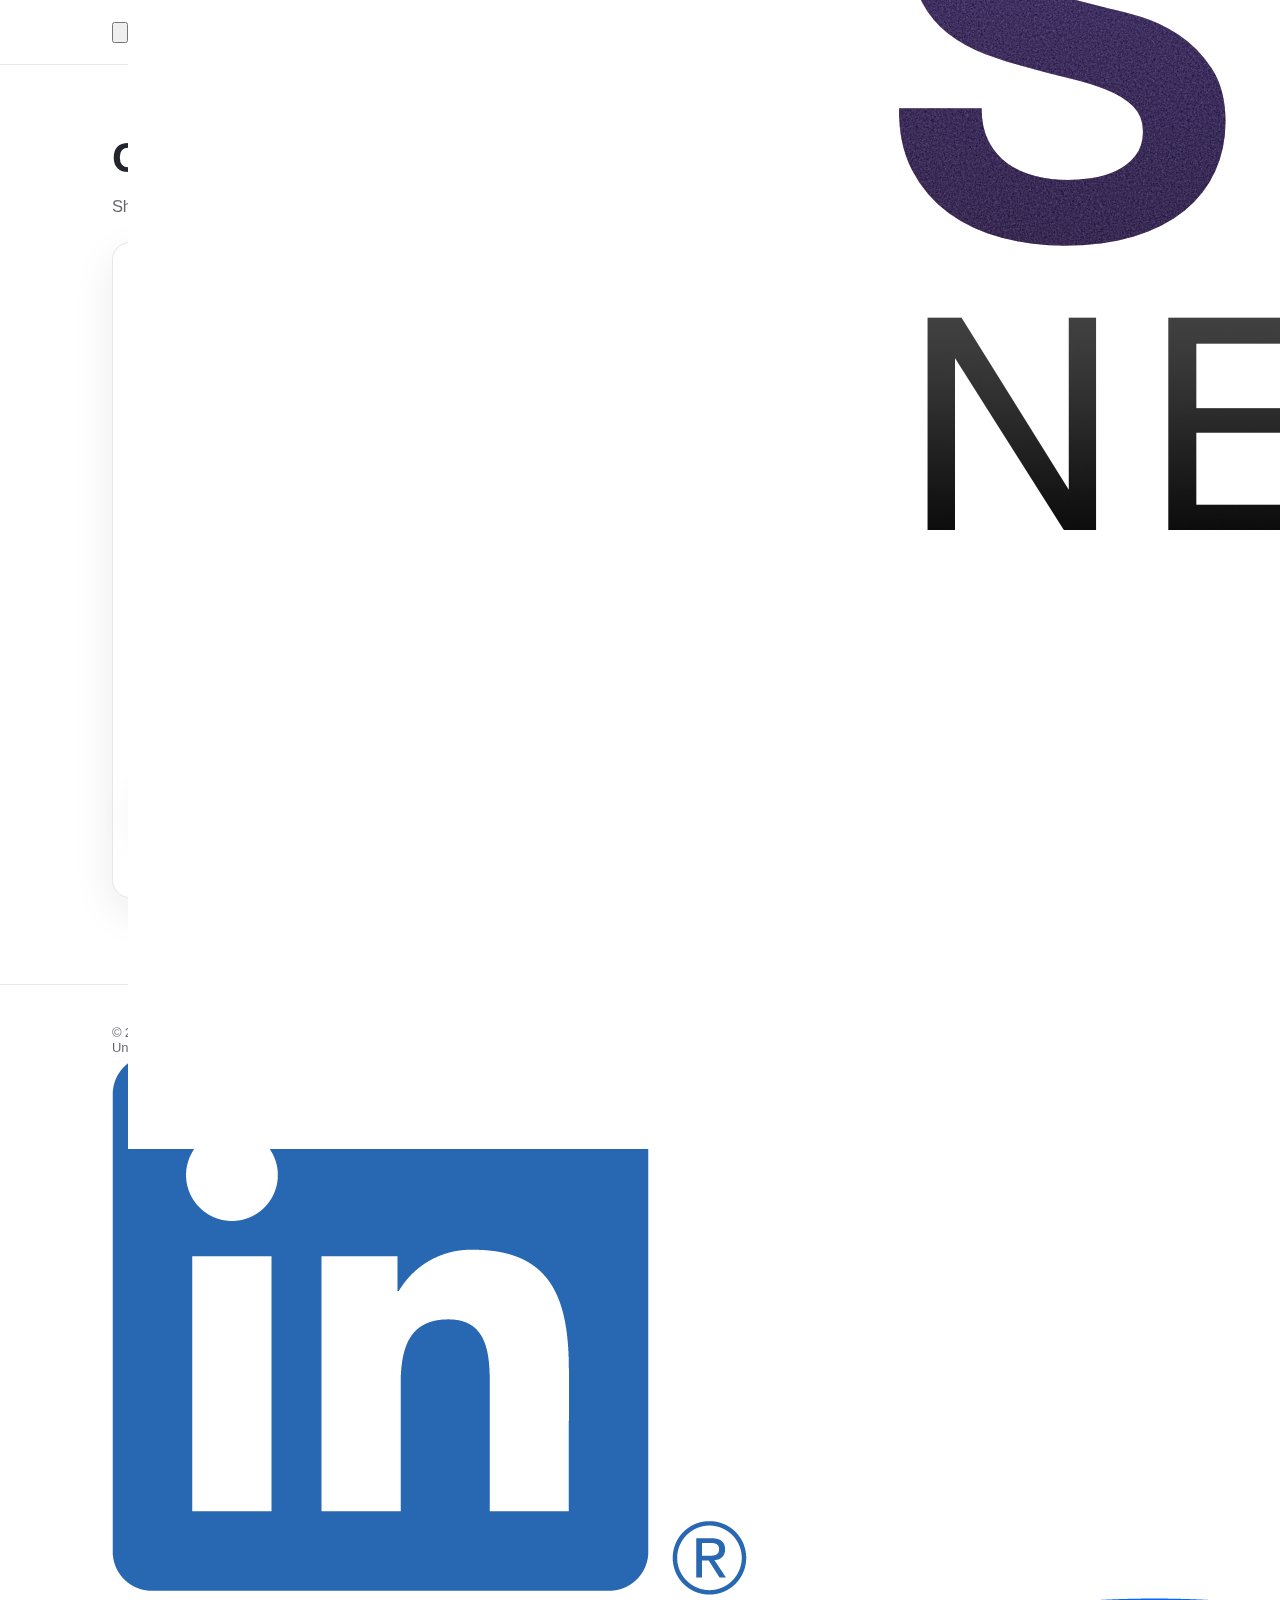
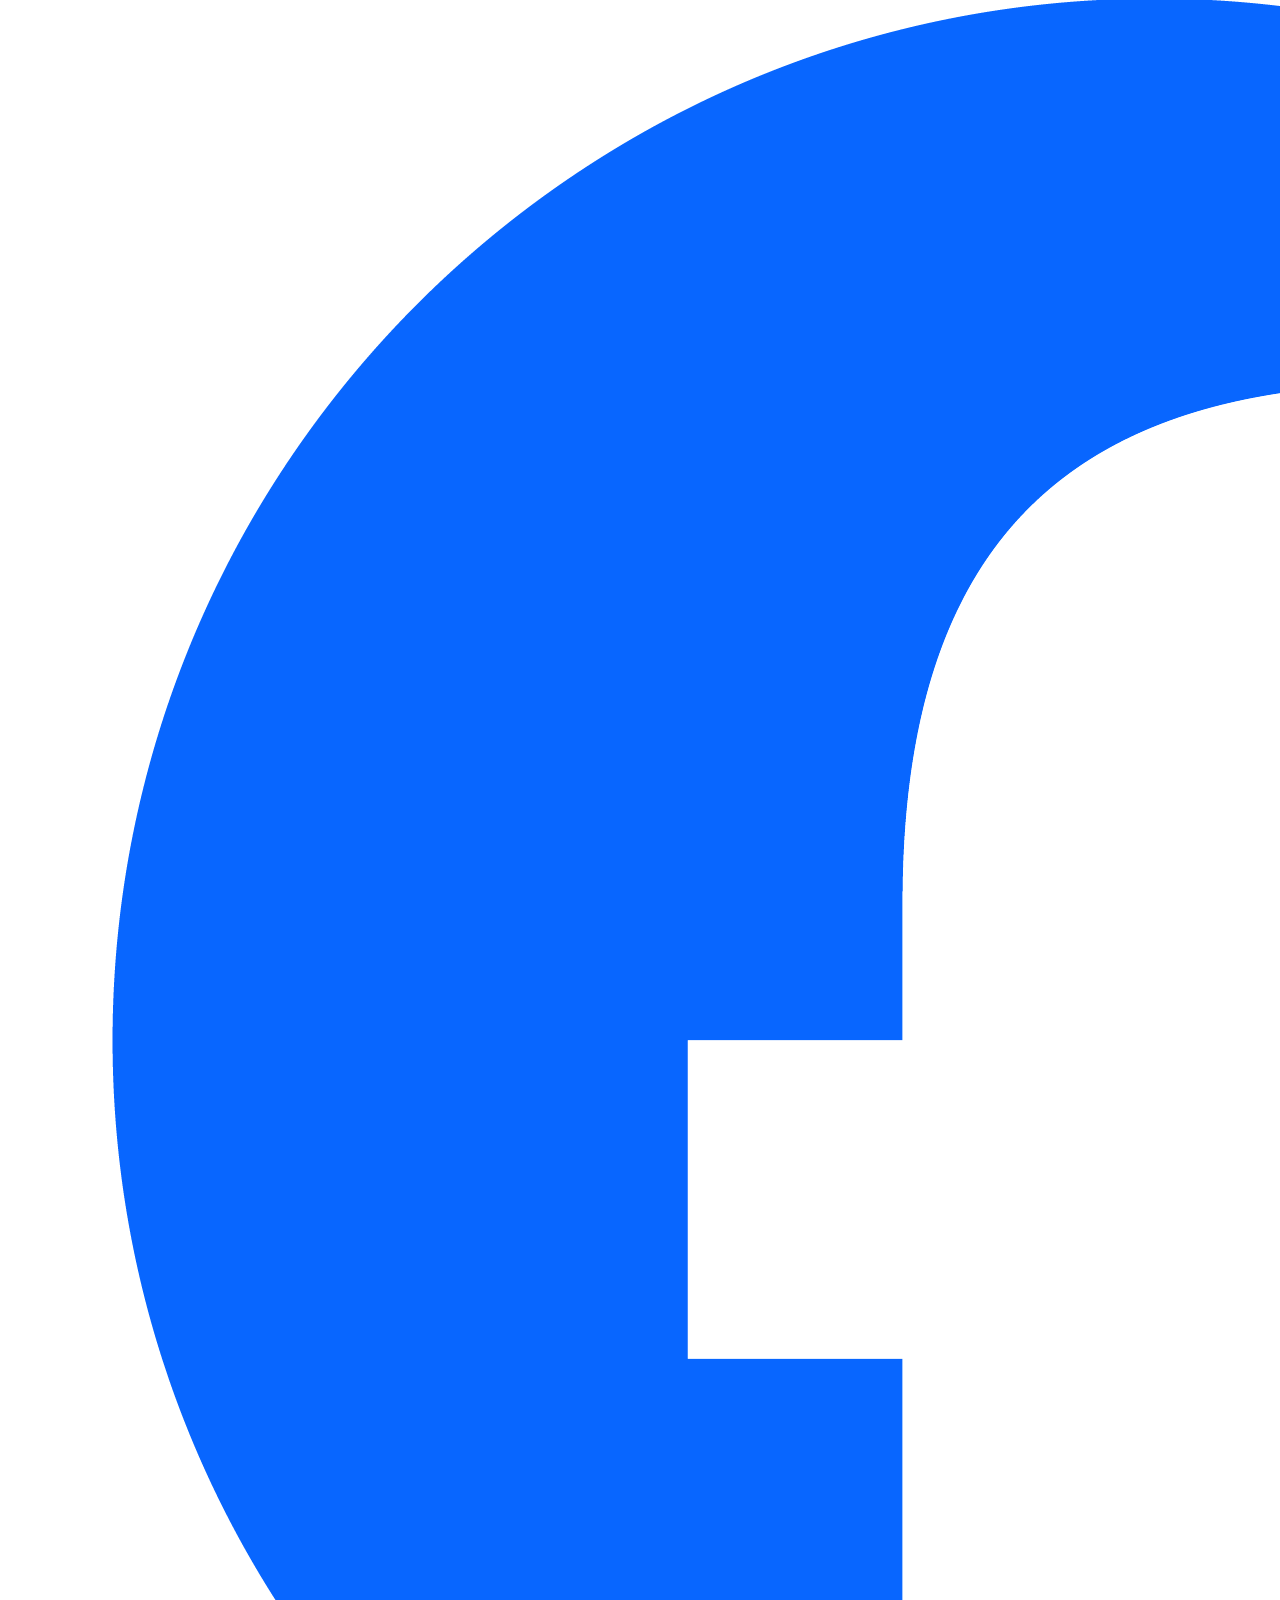
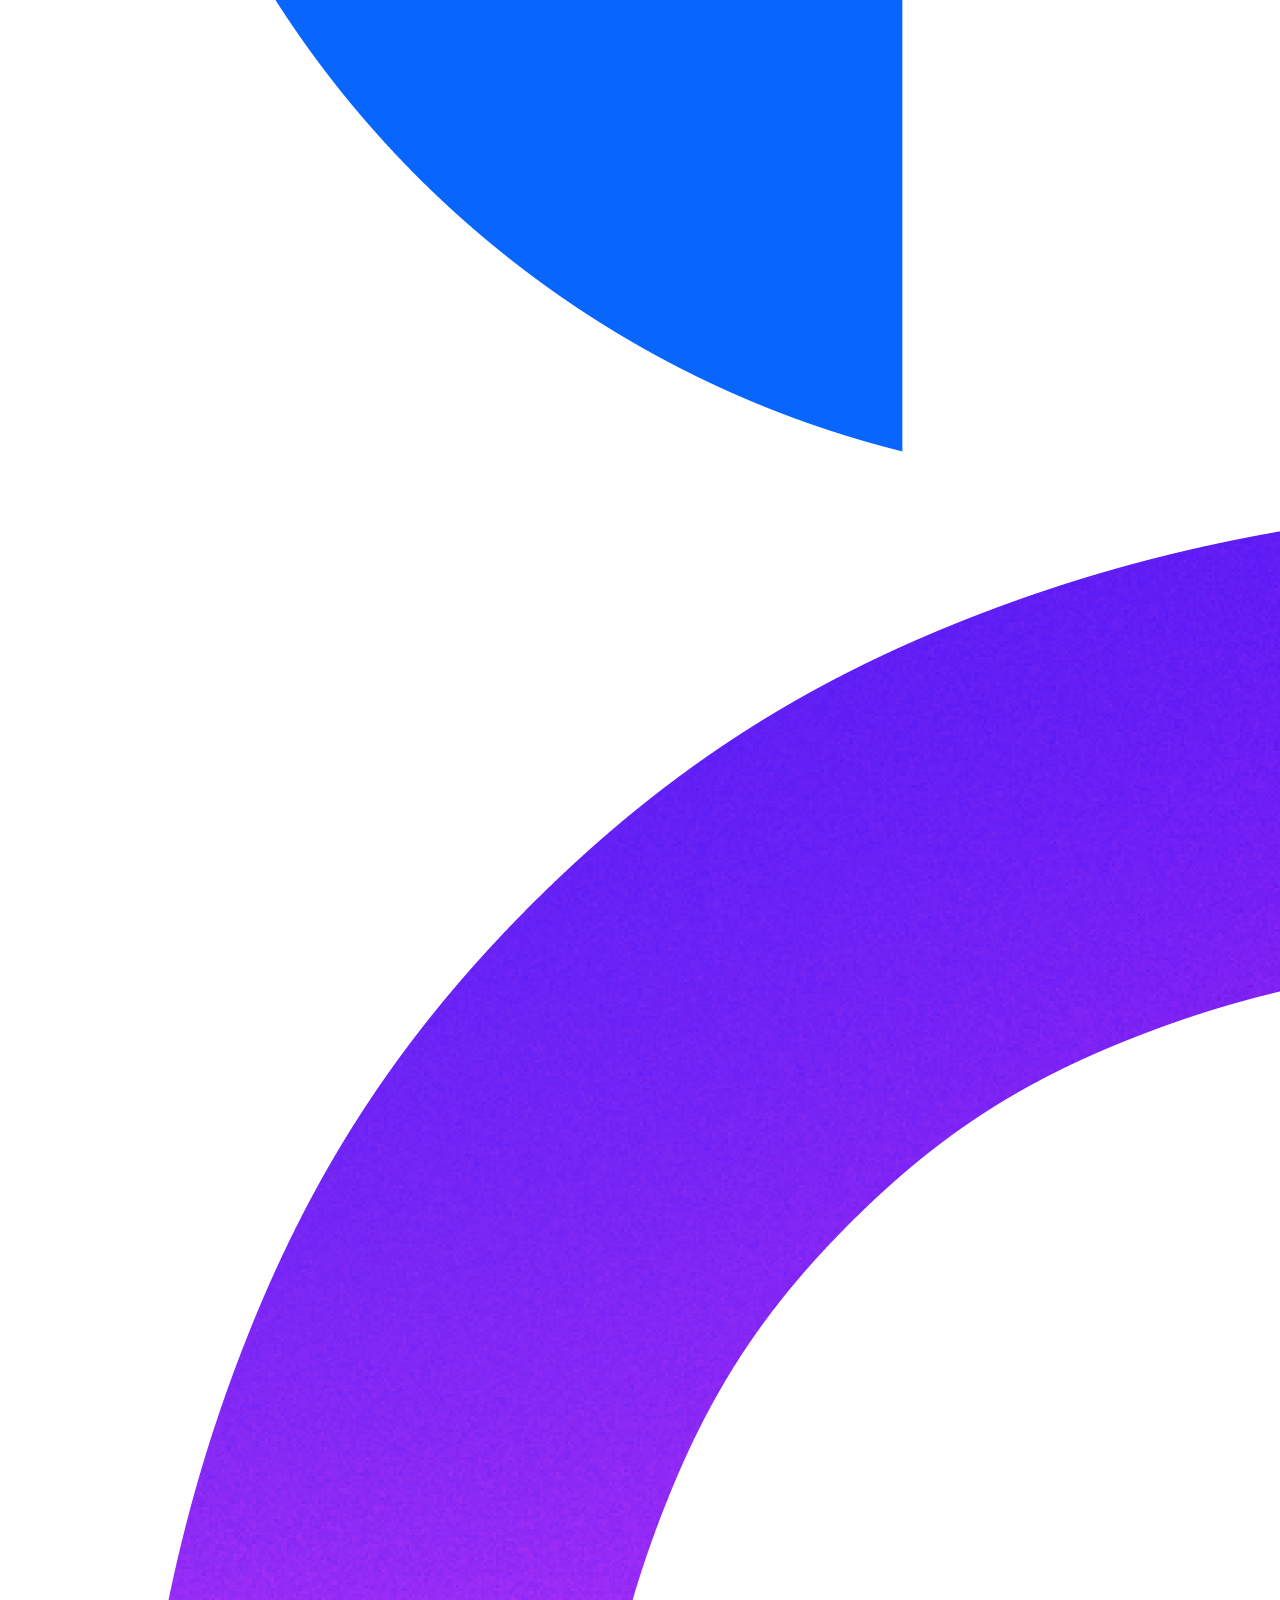
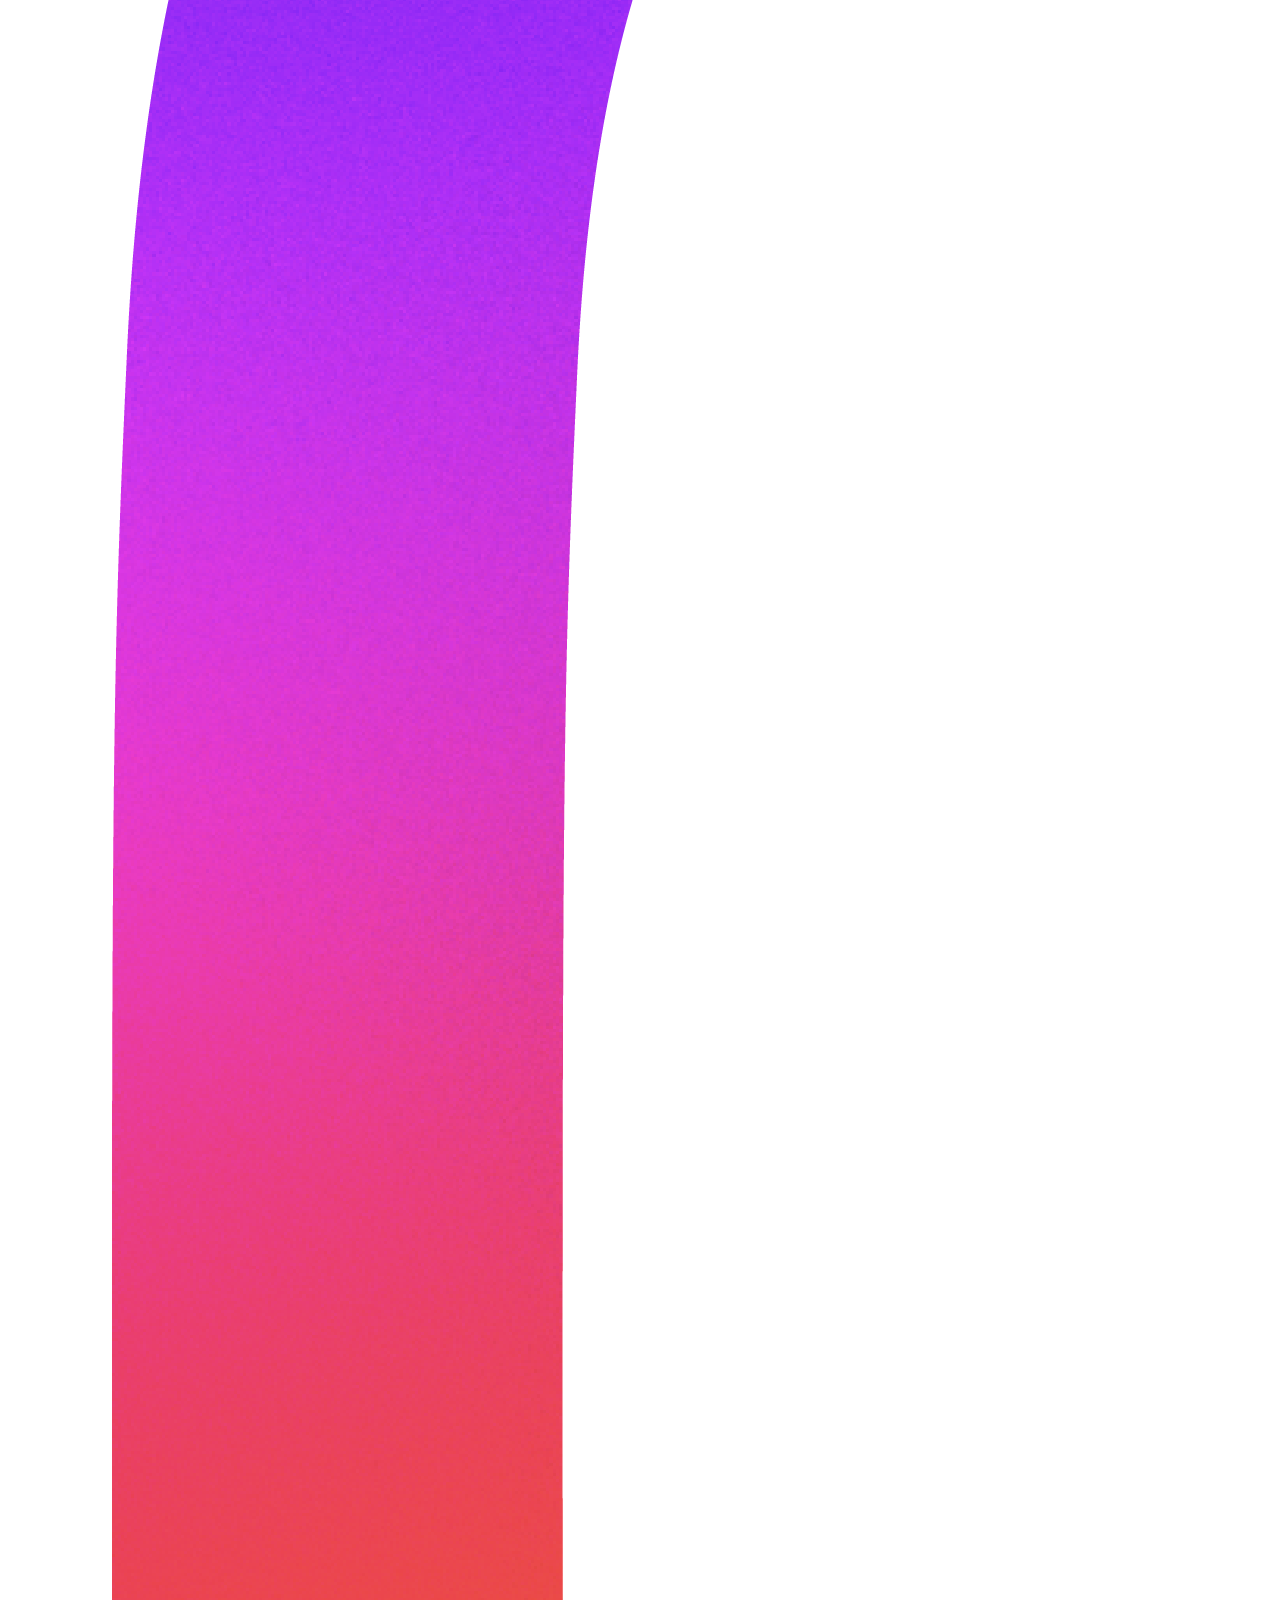
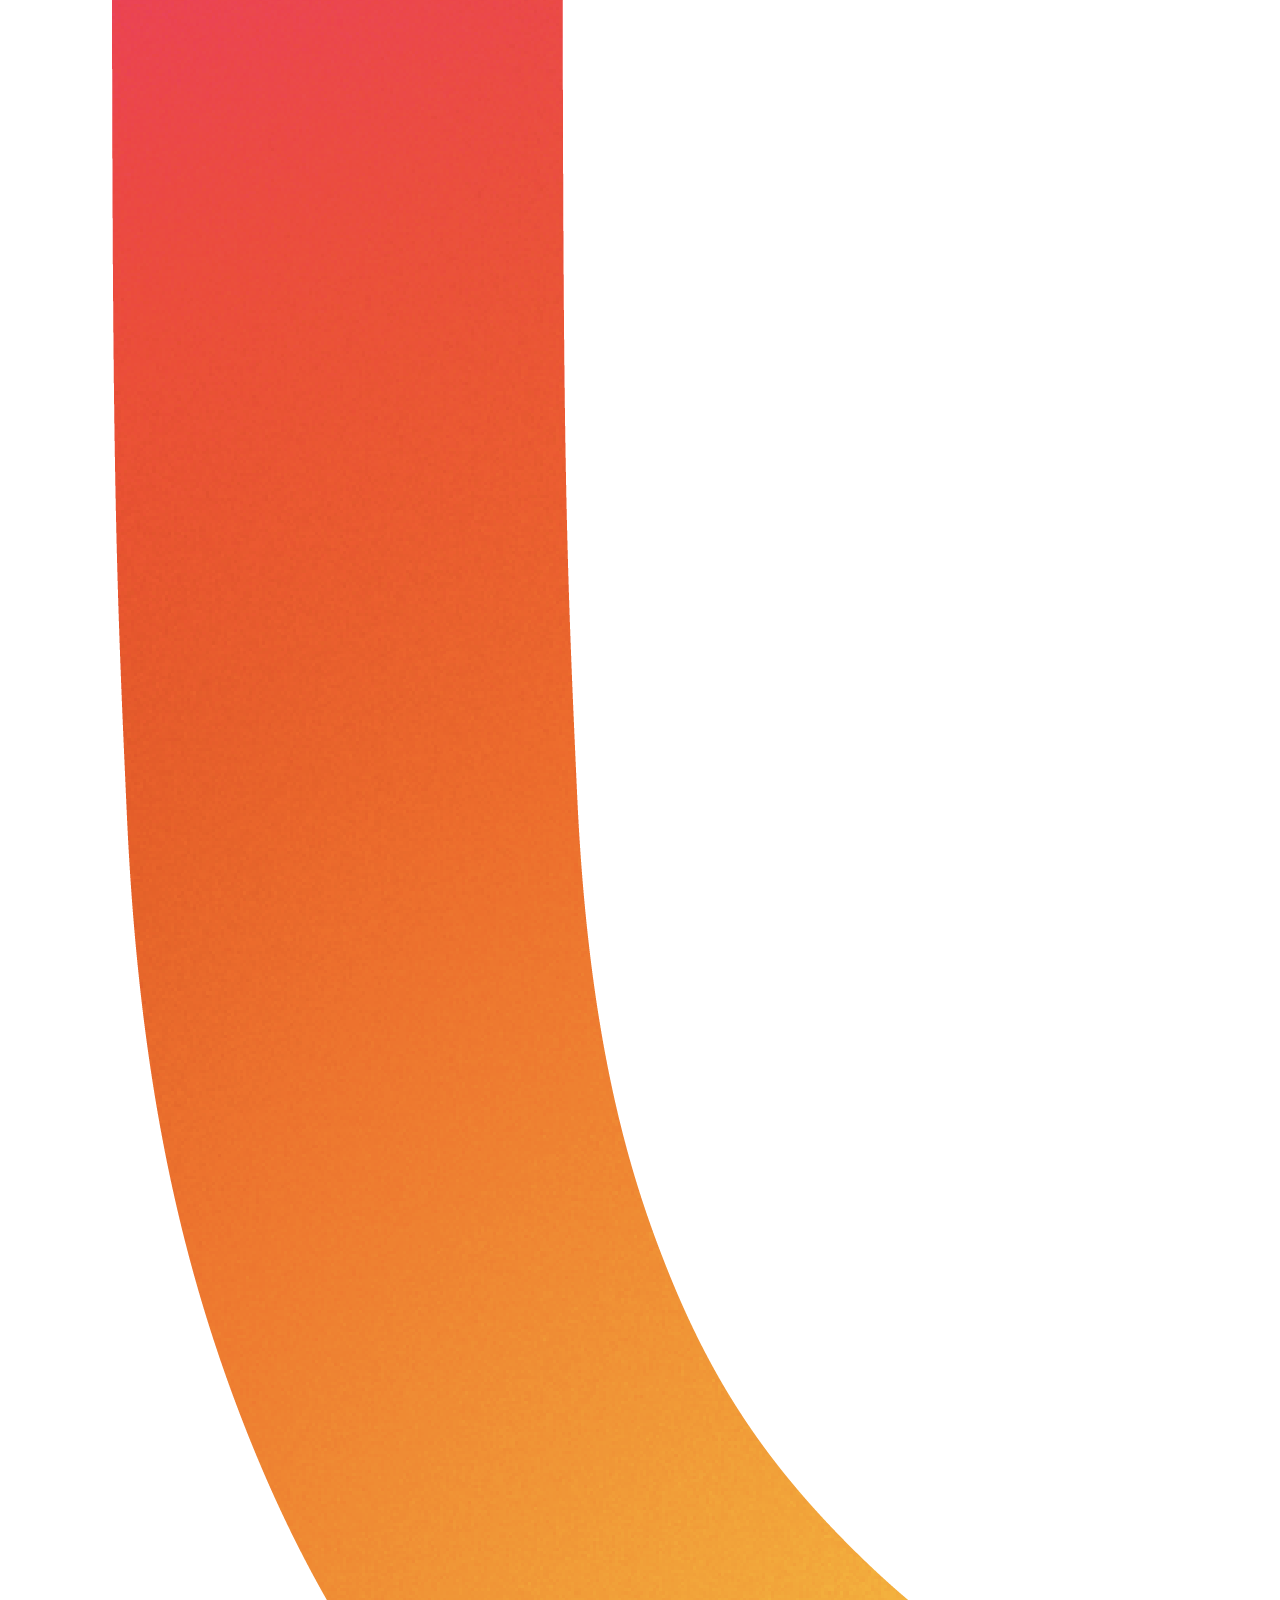
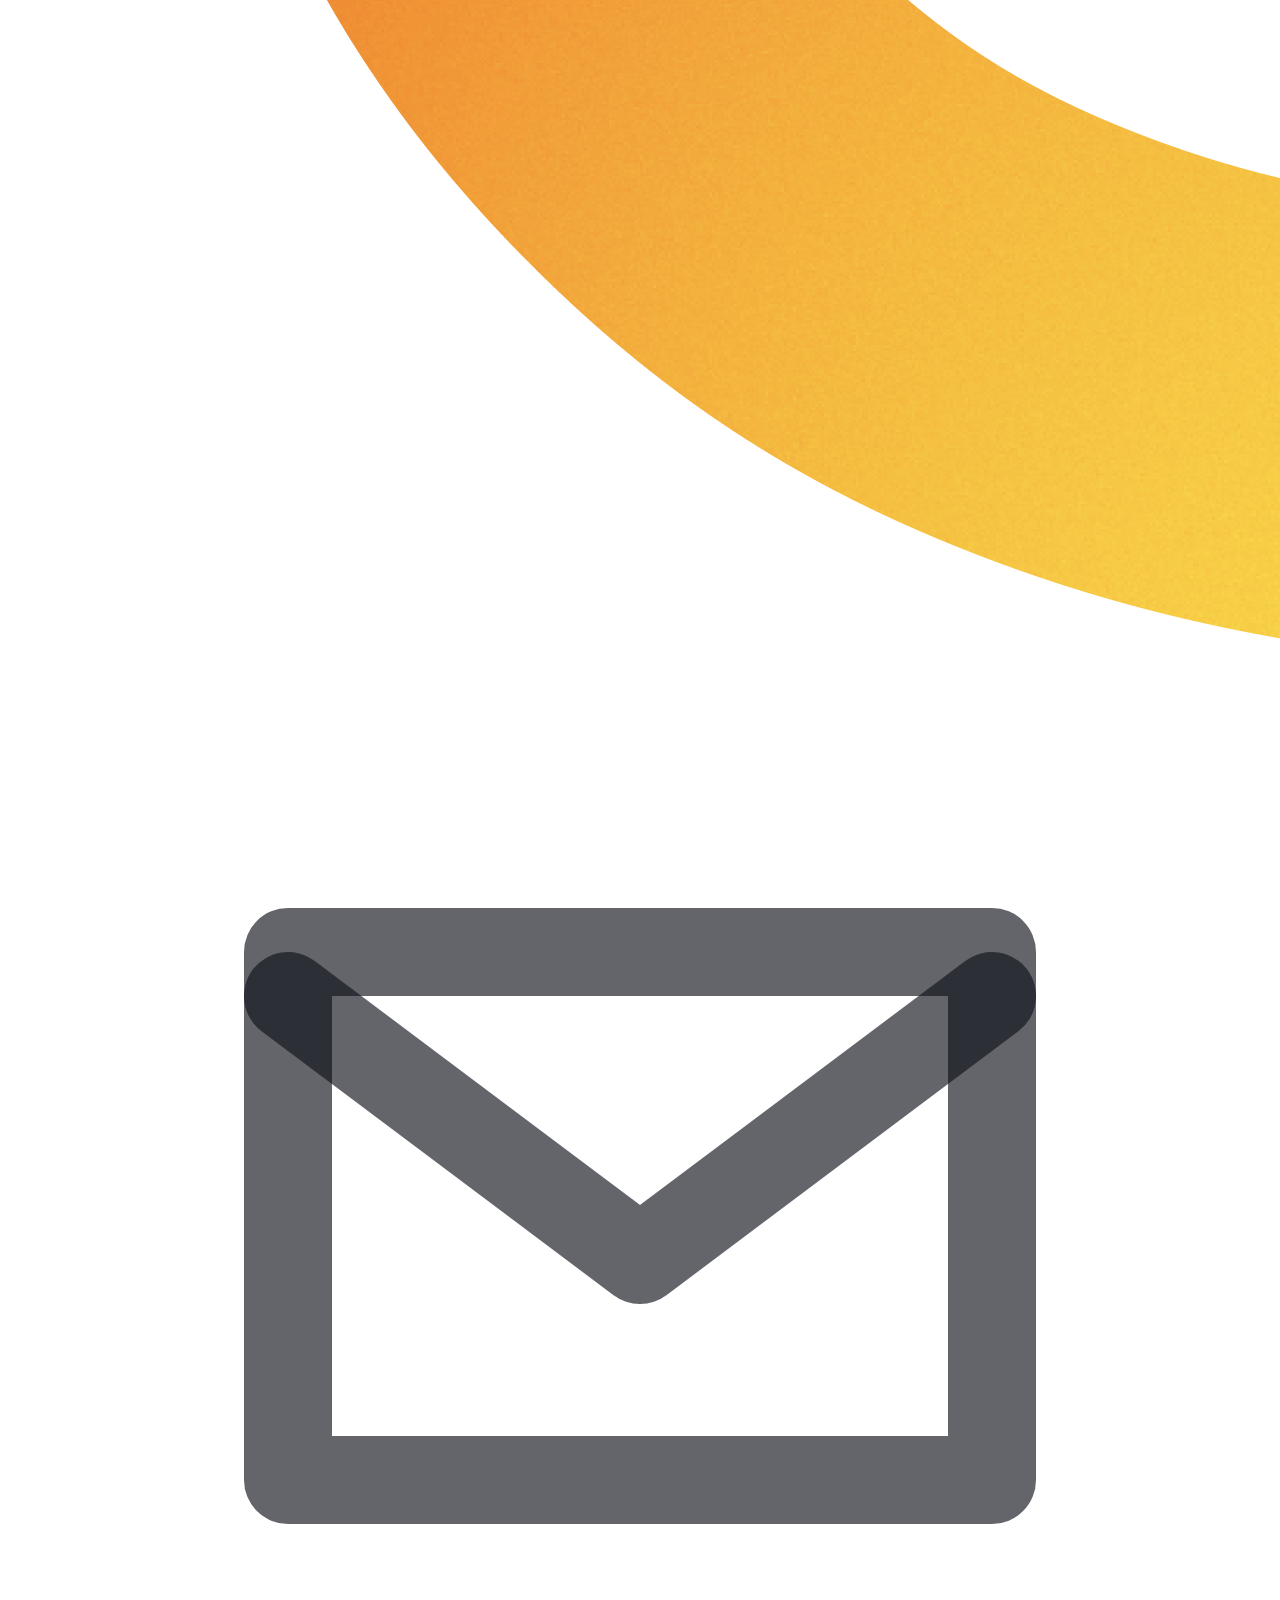
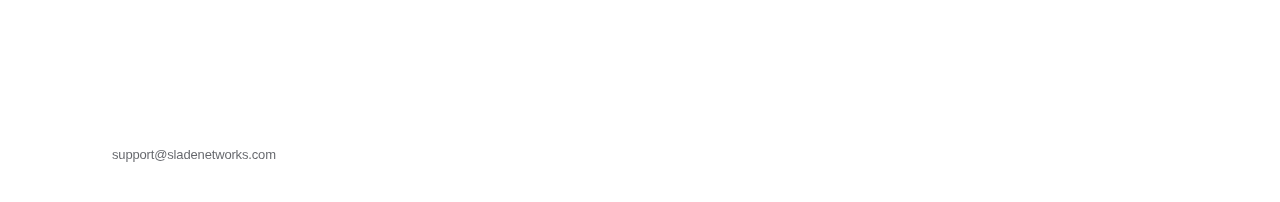
<file: contact/index.html>
<!doctype html>
<html lang="en">
<head>
  <meta charset="utf-8" />
  <meta name="viewport" content="width=device-width,initial-scale=1" />
  <title>Contact — Slade Networks</title>
  <meta name="description" content="Contact Slade Networks for Wi-Fi, cameras, cabling, racks, and network support for homes and small businesses in the Finger Lakes and surrounding areas in upstate NY." />
  <meta name="theme-color" content="#FFFFFF" />

  <!-- Site-wide styles -->
  <link rel="stylesheet" href="/assets/styles.css">

  <!-- Page-specific styles (contact only) -->
  <style>
    /* =========================================================
       CONTACT PAGE ONLY
    ========================================================= */

    .hero{padding:70px 0 22px}

    h1{
      font-size:42px;
      line-height:1.1;
      margin:0 0 12px;
      letter-spacing:-0.04em;
    }

    .sub{
      font-size:16.5px;
      color:var(--muted);
      line-height:1.6;
      max-width:80ch;
      margin:0;
    }

    .grid{
      display:grid;
      grid-template-columns: 1.1fr .9fr;
      gap:18px;
      margin-top:22px;
      align-items:start;
    }

    .card{
      background:var(--glass);
      border:1px solid var(--stroke);
      border-radius:var(--radius);
      box-shadow:var(--shadow);
      padding:20px;
    }

    .card h2{
      margin:0 0 8px;
      font-size:18px;
      letter-spacing:-0.02em;
    }

    .card p{
      margin:0;
      color:var(--muted);
      font-size:14px;
      line-height:1.6;
    }

    form{margin-top:14px}
    .fields{display:grid; gap:10px}

    label{
      display:block;
      font-size:12px;
      color:var(--muted2);
      margin:0 0 6px;
    }

    input, textarea, select{
      width:100%;
      border-radius:14px;
      border:1px solid var(--stroke);
      background:rgba(255,255,255,.92);
      color:var(--ink);
      padding:12px 12px;
      font-size:14px;
      outline:none;
      font-family:inherit;
    }

    textarea{min-height:130px; resize:vertical}

    input:focus, textarea:focus, select:focus{
      border-color: rgba(37,99,235,.35);
      box-shadow: 0 0 0 4px rgba(37,99,235,.16);
    }

    .row2{
      display:grid;
      grid-template-columns: 1fr 1fr;
      gap:10px;
    }

    .fine{
      margin-top:10px;
      color:var(--muted2);
      font-size:12.5px;
      line-height:1.5;
    }

    .list{
      margin:12px 0 0;
      padding-left:18px;
      color:var(--muted);
      font-size:13.5px;
      line-height:1.6;
    }
    .list li{margin:6px 0}

    .notice{
      margin-top:12px;
      padding:12px 14px;
      border-radius:14px;
      border:1px solid rgba(34,197,94,.25);
      background:rgba(34,197,94,.08);
      color:rgba(15,18,26,.82);
      display:none;
      font-size:13.5px;
      line-height:1.5;
    }
    .notice.show{display:block}

    @media(max-width:980px){
      .grid{grid-template-columns:1fr}
    }

    @media(max-width:700px){
      h1{font-size:34px}
      .row2{grid-template-columns:1fr}
    }
  </style>
</head>

<body>
  <!-- HEADER (matches home) -->
  <div class="topbar">
    <div class="wrap">
      <header class="nav" id="siteNav">

        <button class="navToggle" type="button"
                aria-label="Open navigation menu"
                aria-expanded="false"
                aria-controls="navLinks"
                id="navToggle">
          <svg viewBox="0 0 24 24" aria-hidden="true" fill="none" stroke="currentColor" stroke-width="2" stroke-linecap="round">
            <path d="M5 7h14M5 12h14M5 17h14"/>
          </svg>
        </button>

        <a class="brand" href="/" aria-label="Slade Networks home">
          <img class="brandLogoImg" src="/assets/Website%20Logo.png" alt="Slade Networks">
        </a>

        <nav class="navlinks" aria-label="Site navigation" id="navLinks">
          <a href="/">Home</a>
          <a href="/services/">Services</a>
          <a href="/process/">The Process</a>
          <a href="/faq/">FAQ</a>
          <a href="/about/">About Us</a>
          <a href="/contact/" class="active">Contact Us</a>
        </nav>

        <div class="cta">
          <a class="btn primary btnCta" href="/contact/"><span>Free<br>consultation</span></a>
        </div>

      </header>
    </div>
  </div>

  <main>
    <section class="hero">
      <div class="wrap">
        <h1>Contact</h1>
        <p class="sub">Share a few details and we will get back to you as soon as possible.</p>

        <div class="grid">
          <div class="card">
            <h2>Request a free consultation</h2>
            <p>Send the details below. This goes directly to email.</p>

            <form id="contactForm" action="https://formspree.io/f/maqdblqe" method="POST">
              <input type="hidden" name="_subject" value="New Consultation Request — Slade Networks" />
              <input type="hidden" name="_next" value="./?sent=1" />

              <!-- Honeypot (spam trap) -->
              <div style="position:absolute; left:-9999px; width:1px; height:1px; overflow:hidden;" aria-hidden="true">
                <label for="website">Website</label>
                <input id="website" name="website" tabindex="-1" autocomplete="off" />
              </div>

              <div class="fields">
                <div class="row2">
                  <div>
                    <label for="name">Name</label>
                    <input id="name" name="name" autocomplete="name" placeholder="Your name" required />
                  </div>
                  <div>
                    <label for="email">Email</label>
                    <input id="email" name="email" type="email" autocomplete="email" placeholder="you@email.com" required />
                  </div>
                </div>

                <div class="row2">
                  <div>
                    <label for="who">Home or business</label>
                    <select id="who" name="home_or_business">
                      <option value="Home">Home</option>
                      <option value="Business">Business</option>
                    </select>
                  </div>
                  <div>
                    <label for="location">Town / area</label>
                    <input id="location" name="town_area" autocomplete="address-level2" placeholder="Example: Penn Yan" />
                  </div>
                </div>

                <div>
                  <label for="service">What help is needed?</label>
                  <select id="service" name="service_needed">
                    <option value="Wi-Fi">Wi-Fi (coverage / redesign / new install)</option>
                    <option value="Cameras">Cameras + NVR</option>
                    <option value="Cabling">Structured cabling</option>
                    <option value="Rack">Rack build / cleanup</option>
                    <option value="Gateway/Switching">Gateway / switching</option>
                    <option value="VoIP">VoIP (UniFi Talk)</option>
                    <option value="LTE/5G">LTE/5G backup internet</option>
                    <option value="Other">Other</option>
                  </select>
                </div>

                <div>
                  <label for="timeline">Timeline</label>
                  <input id="timeline" name="timeline" placeholder="Example: this month / next month / flexible" />
                </div>

                <div>
                  <label for="message">Project details</label>
                  <textarea id="message" name="project_details" placeholder="Briefly describe what’s going on and what the goal is."></textarea>
                </div>

                <div style="display:flex; gap:10px; flex-wrap:wrap;">
                  <button class="btn primary" type="submit">Send request</button>
                  <a class="btn" href="mailto:info@sladenetworks.com?subject=Slade%20Networks%20Consultation">Email instead</a>
                </div>

                <div id="sentNotice" class="notice" role="status" aria-live="polite">
                  Sent. If a confirmation email does not arrive, send a message to info@sladenetworks.com.
                </div>

                <p class="fine">
                  For new client questions, email
                  <a href="mailto:info@sladenetworks.com" style="text-decoration:underline; text-decoration-color:rgba(15,18,26,.25);">info@sladenetworks.com</a>.
                  For existing clients and troubleshooting, email
                  <a href="mailto:support@sladenetworks.com" style="text-decoration:underline; text-decoration-color:rgba(15,18,26,.25);">support@sladenetworks.com</a>.
                </p>
              </div>
            </form>
          </div>

          <div class="card">
            <h2>Quick info</h2>
            <p>
              For new client questions and consultations, email
              <a href="mailto:info@sladenetworks.com" style="text-decoration:underline; text-decoration-color:rgba(15,18,26,.25);">info@sladenetworks.com</a>.
              For existing clients and troubleshooting, email
              <a href="mailto:support@sladenetworks.com" style="text-decoration:underline; text-decoration-color:rgba(15,18,26,.25);">support@sladenetworks.com</a>.
            </p>

            <ul class="list">
              <li>Service area: Finger Lakes and surrounding areas in upstate NY</li>
              <li>Homes and small businesses</li>
              <li>Wi-Fi, cameras, cabling, racks, and support</li>
              <li>Optional ongoing remote support available</li>
            </ul>
          </div>
        </div>
      </div>
    </section>
  </main>

  <!-- FOOTER (matches home) -->
  <footer class="footer">
    <div class="wrap">
      <div class="footerInner">

        <div class="footerLeft">
          <div class="copyright">© 2026 Slade Networks</div>
          <div class="disclaimer">
            UniFi® is a trademark of Ubiquiti Inc. Slade Networks is not affiliated with or endorsed by Ubiquiti.
          </div>
        </div>

        <div class="footerRight" aria-label="Social links and support email">
          <a class="socialBtn" href="https://linkedin.com/slade-networks" target="_blank" rel="noopener" aria-label="LinkedIn">
            <img class="socialIconImg" src="/assets/LI-In-Bug.png" alt="">
          </a>

          <a class="socialBtn" href="#" aria-label="Facebook">
            <img class="socialIconImg" src="/assets/Facebook_Logo_Primary.png" alt="">
          </a>

          <a class="socialBtn" href="#" aria-label="Instagram">
            <img class="socialIconImg" src="/assets/Instagram_Glyph_Gradient.png" alt="">
          </a>

          <a class="footerEmail" href="mailto:support@sladenetworks.com" aria-label="Email support@sladenetworks.com">
            <svg viewBox="0 0 24 24" aria-hidden="true" fill="none" stroke="currentColor" stroke-width="2" stroke-linecap="round" stroke-linejoin="round">
              <path d="M4 6h16v12H4z"/>
              <path d="m4 7 8 6 8-6"/>
            </svg>
            support@sladenetworks.com
          </a>
        </div>

      </div>
    </div>
  </footer>

  <script>
    (function () {
      // Nav toggle (matches home)
      const nav = document.getElementById('siteNav');
      const toggle = document.getElementById('navToggle');

      function setOpen(isOpen){
        nav.classList.toggle('navOpen', isOpen);
        toggle.setAttribute('aria-expanded', String(isOpen));
      }

      if (nav && toggle){
        toggle.addEventListener('click', function () {
          setOpen(!nav.classList.contains('navOpen'));
        });

        document.addEventListener('click', function (e) {
          if (!nav.classList.contains('navOpen')) return;
          if (nav.contains(e.target)) return;
          setOpen(false);
        });

        window.addEventListener('resize', function () {
          if (window.innerWidth > 820) setOpen(false);
        });
      }

      // Show a success notice after redirect (?sent=1)
      const params = new URLSearchParams(window.location.search);
      if (params.get("sent") === "1") {
        const notice = document.getElementById("sentNotice");
        if (notice) notice.classList.add("show");
      }

      // Extra spam trap: if honeypot is filled, block submit.
      const form = document.getElementById("contactForm");
      if (form){
        form.addEventListener("submit", (e) => {
          const hp = (document.getElementById("website")?.value || "").trim();
          if (hp) e.preventDefault();
        });
      }
    })();
  </script>
</body>
</html>
</file>
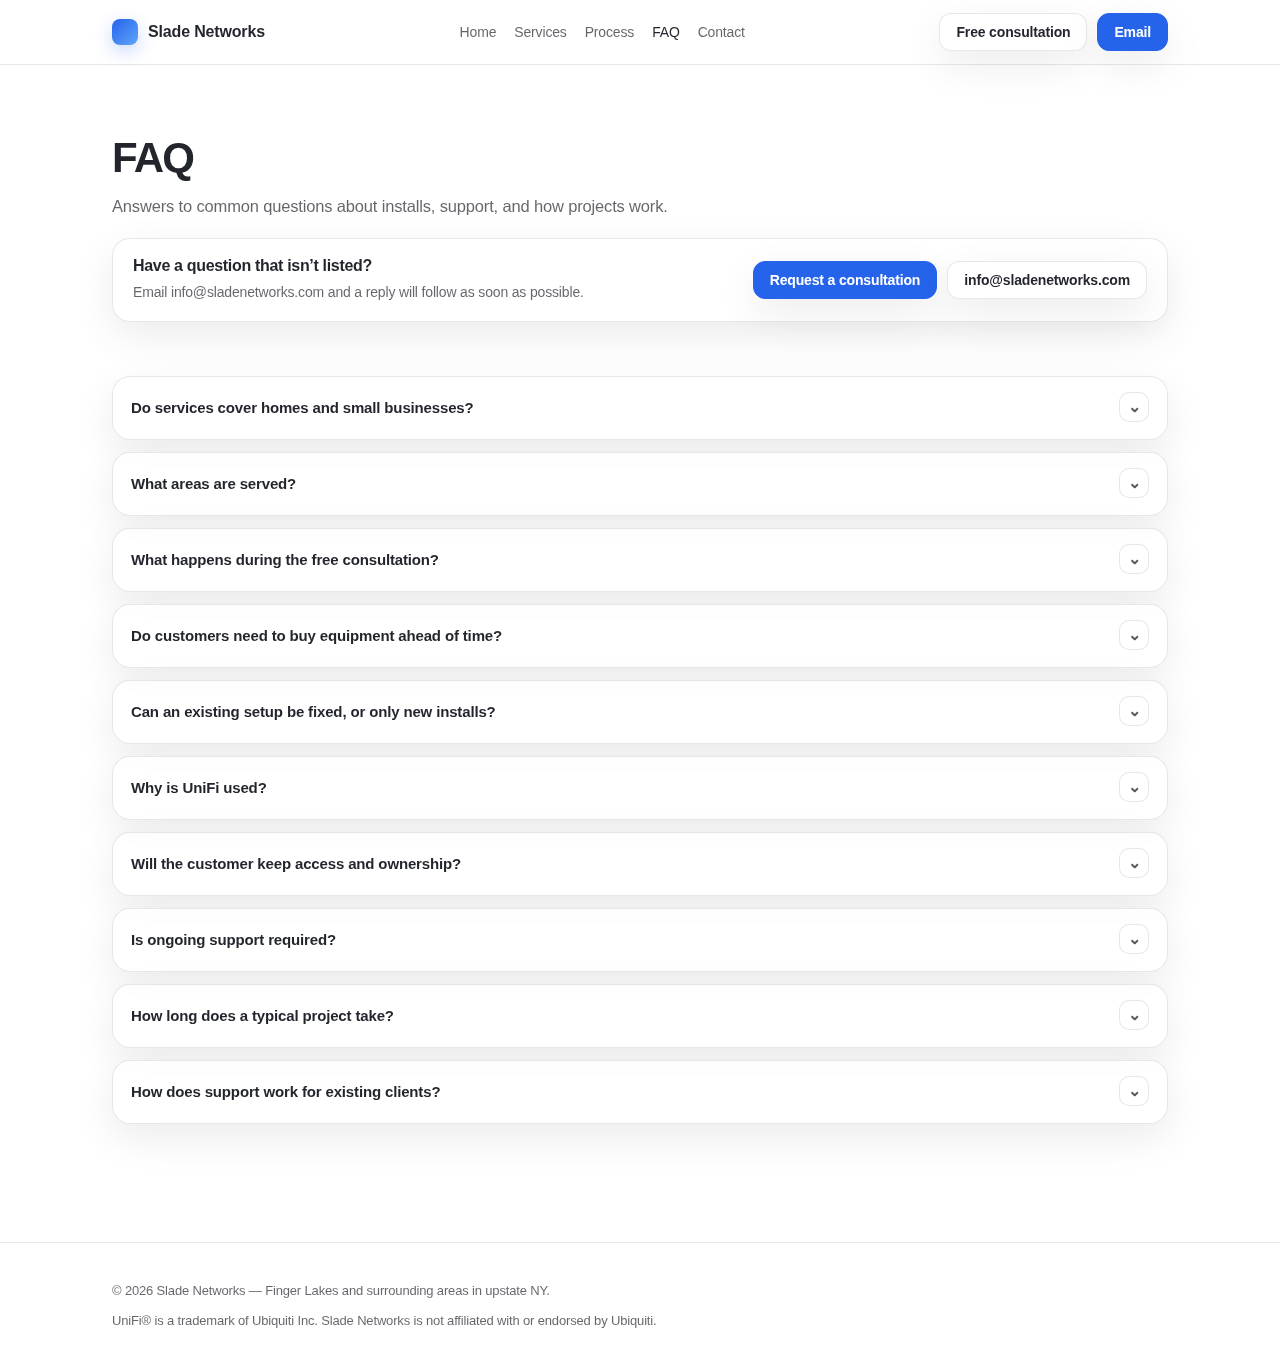
<file: FAQ/index.html>
<!doctype html>
<html lang="en">
<head>
  <meta charset="utf-8" />
  <meta name="viewport" content="width=device-width,initial-scale=1" />
  <title>FAQ — Slade Networks</title>
  <meta name="description" content="Answers to common questions about Wi-Fi, cameras, cabling, and network installs for homes and small businesses in the Finger Lakes and surrounding areas in upstate NY." />
  <meta name="theme-color" content="#FFFFFF" />

  <style>
    :root{
      --bg:#FFFFFF;
      --ink:rgba(15,18,26,.92);
      --muted:rgba(15,18,26,.65);
      --muted2:rgba(15,18,26,.52);
      --stroke:rgba(15,18,26,.10);
      --glass:rgba(255,255,255,.82);
      --accent:#2563EB;
      --radius:18px;
      --shadow:0 14px 40px rgba(15,18,26,.08);
      --max:1100px;
    }

    *{box-sizing:border-box}
    html,body{height:100%}
    body{
      margin:0;
      font-family:-apple-system,BlinkMacSystemFont,"SF Pro Display","Segoe UI",Roboto,Inter,Helvetica,Arial,sans-serif;
      background:var(--bg);
      color:var(--ink);
      letter-spacing:-0.01em;
    }

    a{text-decoration:none;color:inherit}
    .wrap{max-width:var(--max);margin:0 auto;padding:0 22px}

    .topbar{
      position:sticky; top:0;
      backdrop-filter:blur(12px) saturate(140%);
      background:rgba(255,255,255,.75);
      border-bottom:1px solid var(--stroke);
      z-index:50;
    }

    .nav{
      display:flex; justify-content:space-between; align-items:center;
      height:64px;
    }
    .brand{display:flex; align-items:center; gap:10px; font-weight:600;}
    .logo{
      width:26px; height:26px; border-radius:8px;
      background:linear-gradient(135deg,#2563EB,#60A5FA);
      box-shadow:0 6px 18px rgba(37,99,235,.25);
    }
    .navlinks{
      display:flex; gap:18px;
      font-size:14px; color:var(--muted);
    }
    .navlinks a:hover{color:var(--ink)}
    .navlinks a.active{color:var(--ink)}
    .cta{display:flex; gap:10px}

    .btn{
      padding:10px 16px;
      border-radius:12px;
      border:1px solid var(--stroke);
      background:var(--glass);
      box-shadow:var(--shadow);
      font-size:14px;
      font-weight:600;
      display:inline-flex;
      align-items:center;
      justify-content:center;
      gap:10px;
    }
    .btn.primary{
      background:var(--accent);
      color:white;
      border-color:var(--accent);
    }

    .hero{padding:70px 0 24px}
    h1{
      font-size:42px; line-height:1.1;
      margin:0 0 12px;
      letter-spacing:-0.04em;
    }
    .sub{
      font-size:16.5px;
      color:var(--muted);
      line-height:1.6;
      max-width:85ch;
      margin:0;
    }

    .section{padding:10px 0 54px}

    .faq{
      margin-top:20px;
      display:grid;
      gap:12px;
    }

    details{
      background:var(--glass);
      border:1px solid var(--stroke);
      border-radius:var(--radius);
      box-shadow:var(--shadow);
      padding:16px 18px;
    }

    summary{
      cursor:pointer;
      list-style:none;
      display:flex;
      align-items:center;
      justify-content:space-between;
      gap:14px;
      font-weight:650;
      font-size:15px;
      letter-spacing:-0.01em;
    }
    summary::-webkit-details-marker{display:none}

    .chev{
      width:30px; height:30px;
      border-radius:10px;
      border:1px solid var(--stroke);
      background:rgba(255,255,255,.88);
      display:flex;
      align-items:center;
      justify-content:center;
      flex:0 0 auto;
      color:rgba(15,18,26,.72);
      font-size:16px;
      line-height:1;
      transform: translateY(-1px);
    }
    details[open] .chev{transform: rotate(180deg) translateY(1px)}

    .answer{
      margin-top:10px;
      color:var(--muted);
      font-size:14px;
      line-height:1.65;
      max-width:92ch;
    }

    .callout{
      margin-top:18px;
      background:var(--glass);
      border:1px solid var(--stroke);
      border-radius:var(--radius);
      box-shadow:var(--shadow);
      padding:18px 20px;
      display:flex;
      align-items:center;
      justify-content:space-between;
      gap:14px;
      flex-wrap:wrap;
    }
    .callout h2{
      margin:0;
      font-size:16px;
      letter-spacing:-0.02em;
    }
    .callout p{
      margin:6px 0 0;
      color:var(--muted);
      font-size:14px;
      line-height:1.6;
      max-width:70ch;
    }

    .footer{
      margin-top:64px;
      padding:40px 0;
      border-top:1px solid var(--stroke);
      font-size:13px;
      color:var(--muted);
    }

    @media(max-width:700px){
      h1{font-size:34px}
      .navlinks{display:none}
    }
  </style>
</head>

<body>

<div class="topbar">
  <div class="wrap">
    <div class="nav">
      <a class="brand" href="../">
        <div class="logo"></div>
        <span>Slade Networks</span>
      </a>

      <div class="navlinks">
        <a href="../">Home</a>
        <a href="../services/">Services</a>
        <a href="../process/">Process</a>
        <a class="active" href="./">FAQ</a>
        <a href="../contact/">Contact</a>
      </div>

      <div class="cta">
        <a class="btn" href="../contact/">Free consultation</a>
        <a class="btn primary" href="mailto:info@sladenetworks.com?subject=Slade%20Networks%20Question">Email</a>
      </div>
    </div>
  </div>
</div>

<main>
  <section class="hero">
    <div class="wrap">
      <h1>FAQ</h1>
      <p class="sub">
        Answers to common questions about installs, support, and how projects work.
      </p>

      <div class="callout">
        <div>
          <h2>Have a question that isn’t listed?</h2>
          <p>Email info@sladenetworks.com and a reply will follow as soon as possible.</p>
        </div>
        <div style="display:flex; gap:10px; flex-wrap:wrap;">
          <a class="btn primary" href="../contact/">Request a consultation</a>
          <a class="btn" href="mailto:info@sladenetworks.com?subject=Slade%20Networks%20Question">info@sladenetworks.com</a>
        </div>
      </div>
    </div>
  </section>

  <section class="section">
    <div class="wrap">
      <div class="faq">

        <details>
          <summary>
            Do services cover homes and small businesses?
            <span class="chev" aria-hidden="true">⌄</span>
          </summary>
          <div class="answer">
            Yes. Installs and support are available for homes and small businesses. The goal is the same either way: reliable Wi-Fi, easy camera access, and a clean, supportable setup.
          </div>
        </details>

        <details>
          <summary>
            What areas are served?
            <span class="chev" aria-hidden="true">⌄</span>
          </summary>
          <div class="answer">
            The Finger Lakes and surrounding areas in upstate NY. If a project is a little outside the area, it can still be discussed.
          </div>
        </details>

        <details>
          <summary>
            What happens during the free consultation?
            <span class="chev" aria-hidden="true">⌄</span>
          </summary>
          <div class="answer">
            The space is reviewed and goals are discussed. For Wi-Fi and cameras, the space can be mapped for planning and coverage modeling. After that, a simple plan is presented with recommended equipment and placement.
          </div>
        </details>

        <details>
          <summary>
            Do customers need to buy equipment ahead of time?
            <span class="chev" aria-hidden="true">⌄</span>
          </summary>
          <div class="answer">
            No. Equipment can be recommended and sourced as part of the project. If equipment is already on site, it can be evaluated and used when it makes sense.
          </div>
        </details>

        <details>
          <summary>
            Can an existing setup be fixed, or only new installs?
            <span class="chev" aria-hidden="true">⌄</span>
          </summary>
          <div class="answer">
            Both. Some projects are new installs and some are upgrades or cleanups. If Wi-Fi coverage is poor, cameras are unreliable, or the rack is a mess, the first step is to identify what’s causing the problem and then make a clear plan to fix it.
          </div>
        </details>

        <details>
          <summary>
            Why is UniFi used?
            <span class="chev" aria-hidden="true">⌄</span>
          </summary>
          <div class="answer">
            UniFi keeps networking, Wi-Fi, cameras, and management in one system. That usually means simpler management, fewer separate apps, and easier remote support when needed.
          </div>
        </details>

        <details>
          <summary>
            Will the customer keep access and ownership?
            <span class="chev" aria-hidden="true">⌄</span>
          </summary>
          <div class="answer">
            Yes. Admin access is provided to the customer and the setup is explained during handoff. Nothing is “locked away.”
          </div>
        </details>

        <details>
          <summary>
            Is ongoing support required?
            <span class="chev" aria-hidden="true">⌄</span>
          </summary>
          <div class="answer">
            No. Many projects are one-time installs. Ongoing remote administration is optional for clients who want monitoring, updates, and faster troubleshooting.
          </div>
        </details>

        <details>
          <summary>
            How long does a typical project take?
            <span class="chev" aria-hidden="true">⌄</span>
          </summary>
          <div class="answer">
            It depends on the size of the space and what is being installed. Some jobs are a single visit and others take multiple days. After the consultation, a clear timeline is provided before work begins.
          </div>
        </details>

        <details>
          <summary>
            How does support work for existing clients?
            <span class="chev" aria-hidden="true">⌄</span>
          </summary>
          <div class="answer">
            Existing clients can email support@sladenetworks.com for troubleshooting or changes. If remote support is enabled, many issues can be handled quickly without an on-site visit.
          </div>
        </details>

      </div>
    </div>
  </section>

  <section class="footer">
    <div class="wrap">
      © <span id="year"></span> Slade Networks — Finger Lakes and surrounding areas in upstate NY.
      <br><br>
      UniFi® is a trademark of Ubiquiti Inc. Slade Networks is not affiliated with or endorsed by Ubiquiti.
    </div>
  </section>
</main>

<script>
  document.getElementById("year").textContent = new Date().getFullYear();
</script>

</body>
</html>
</file>
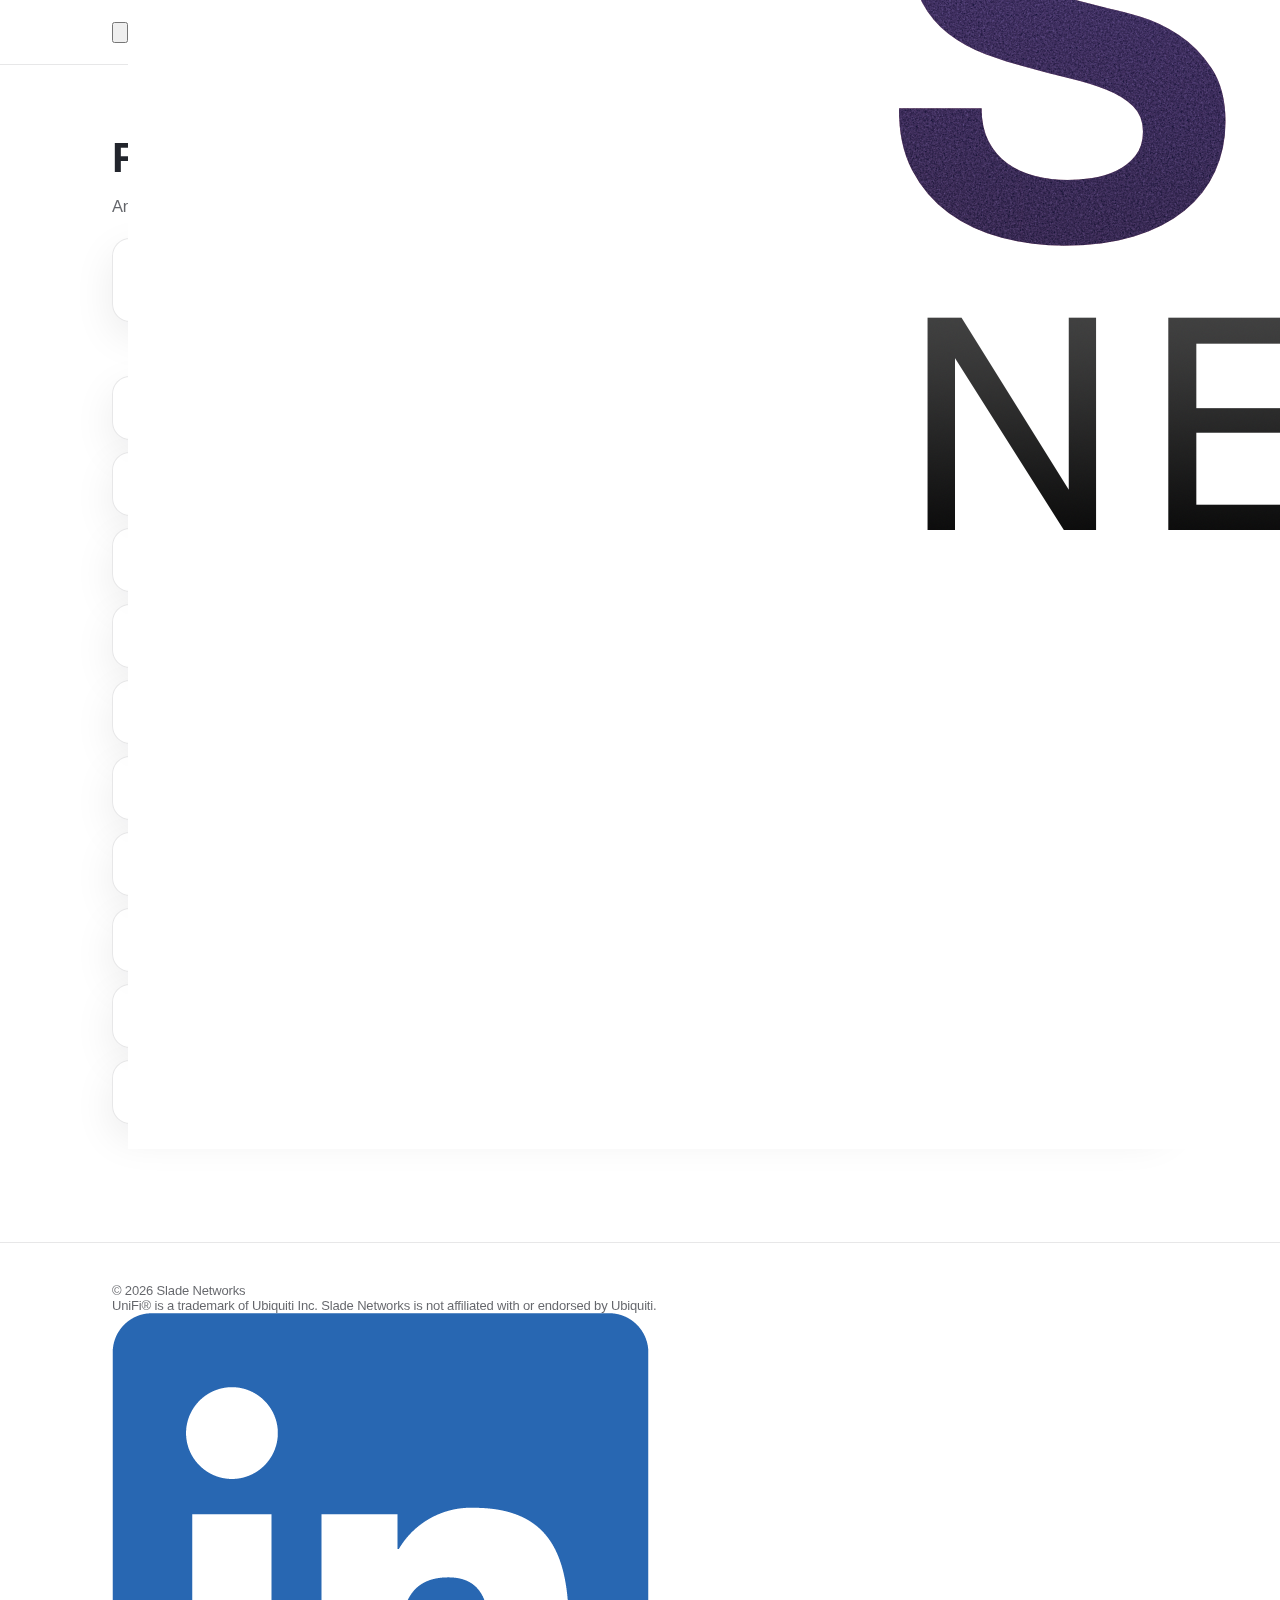
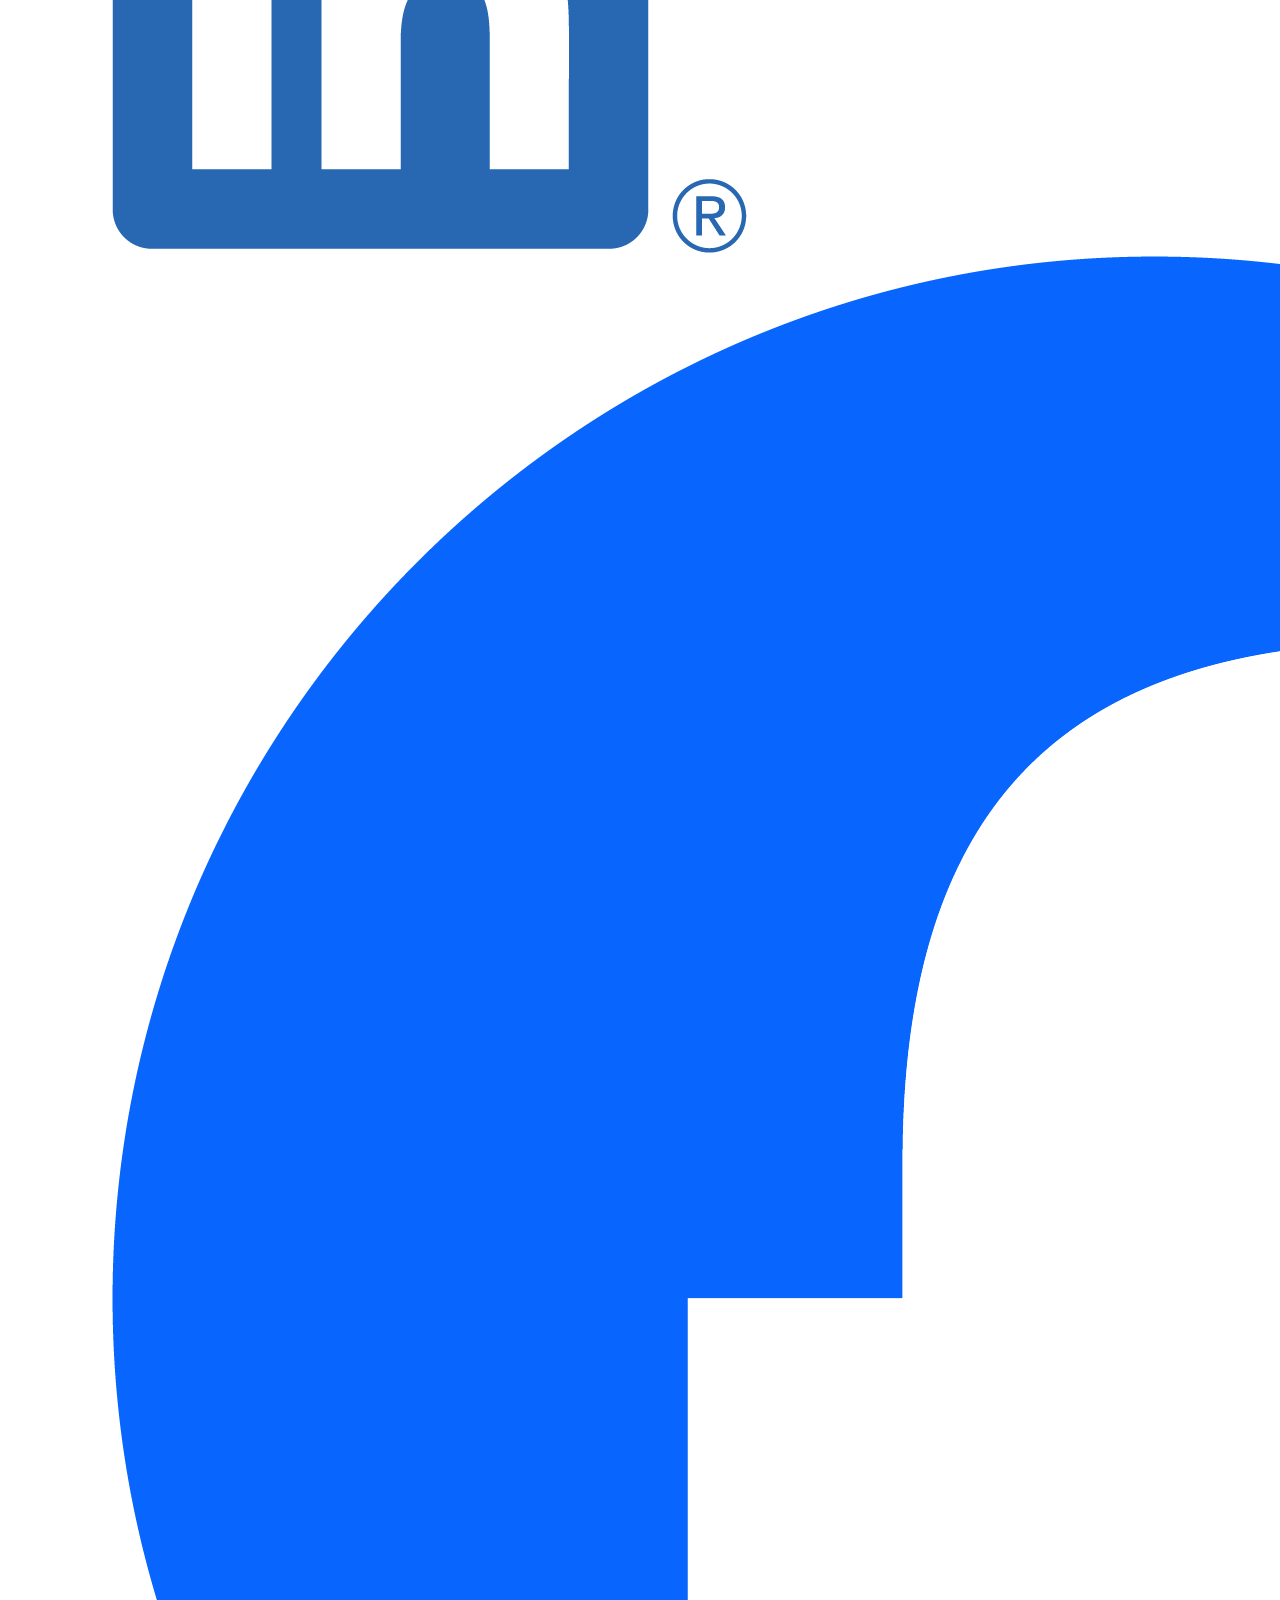
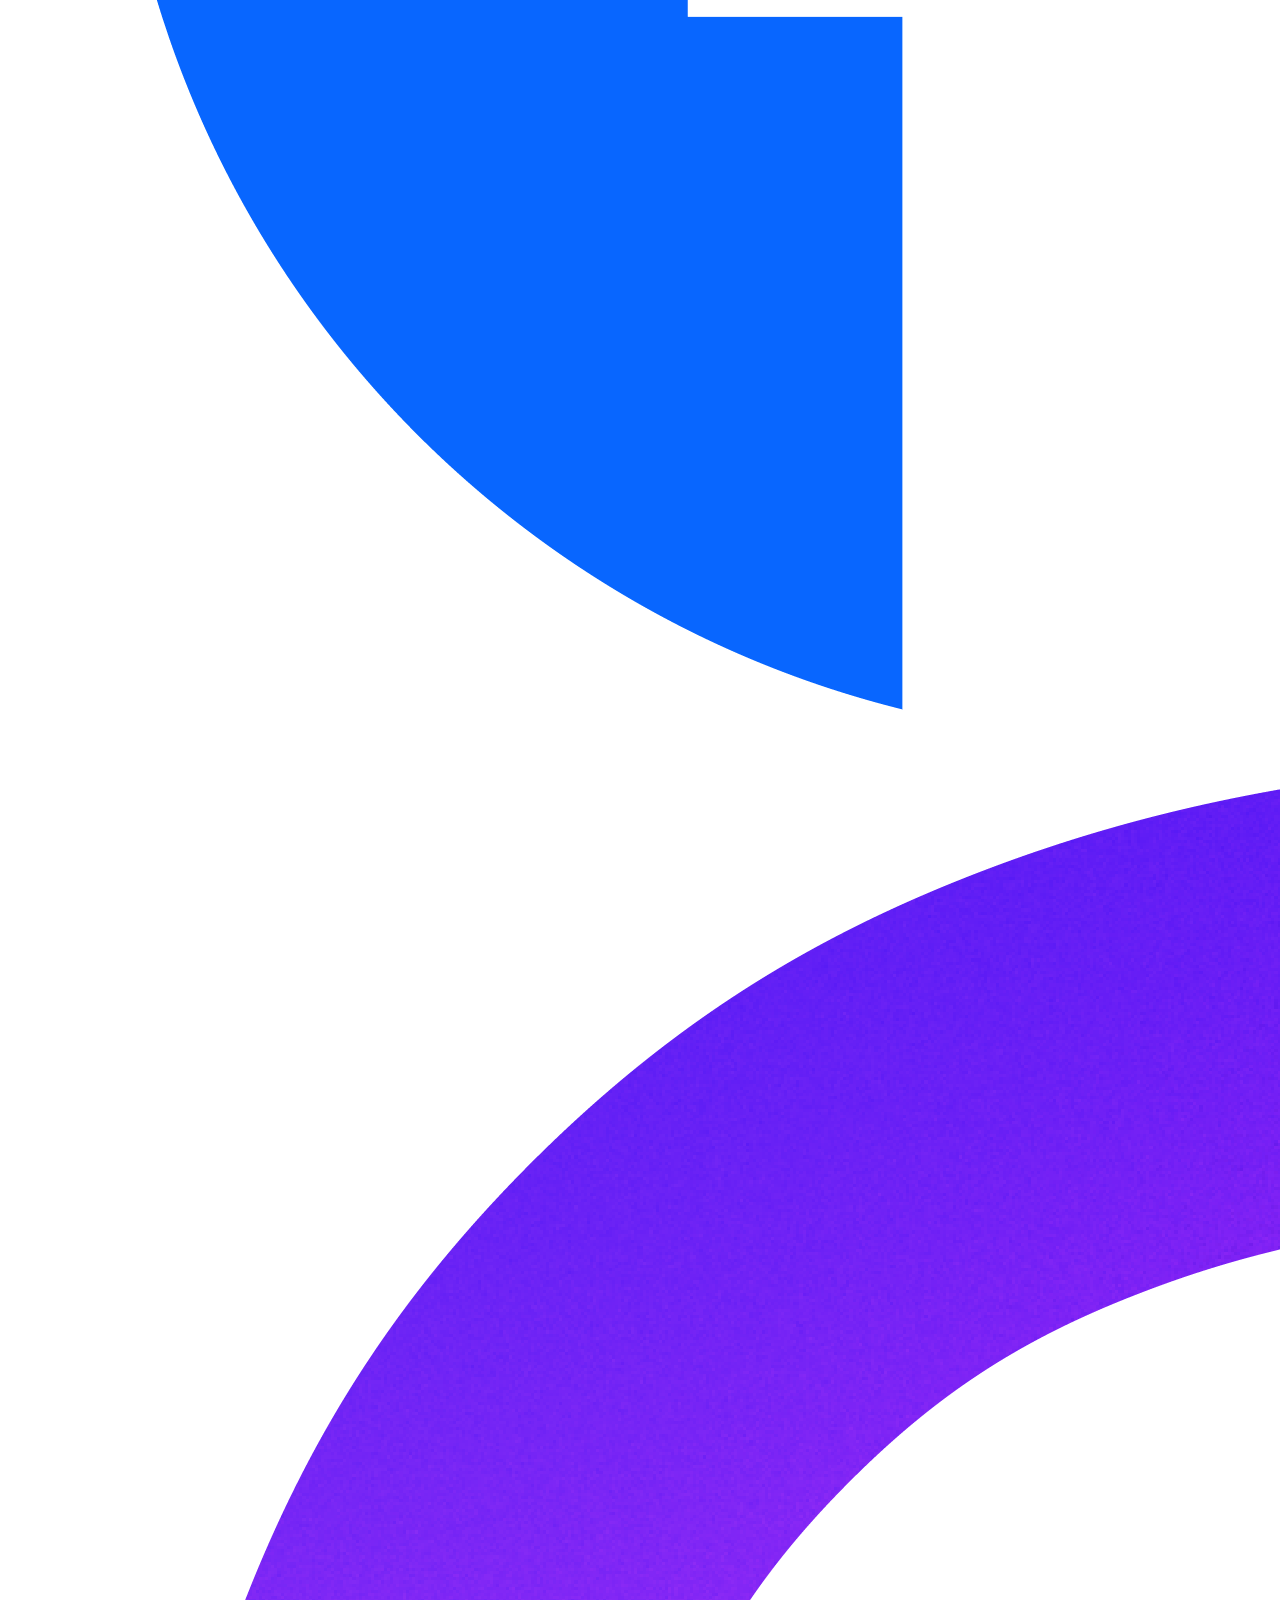
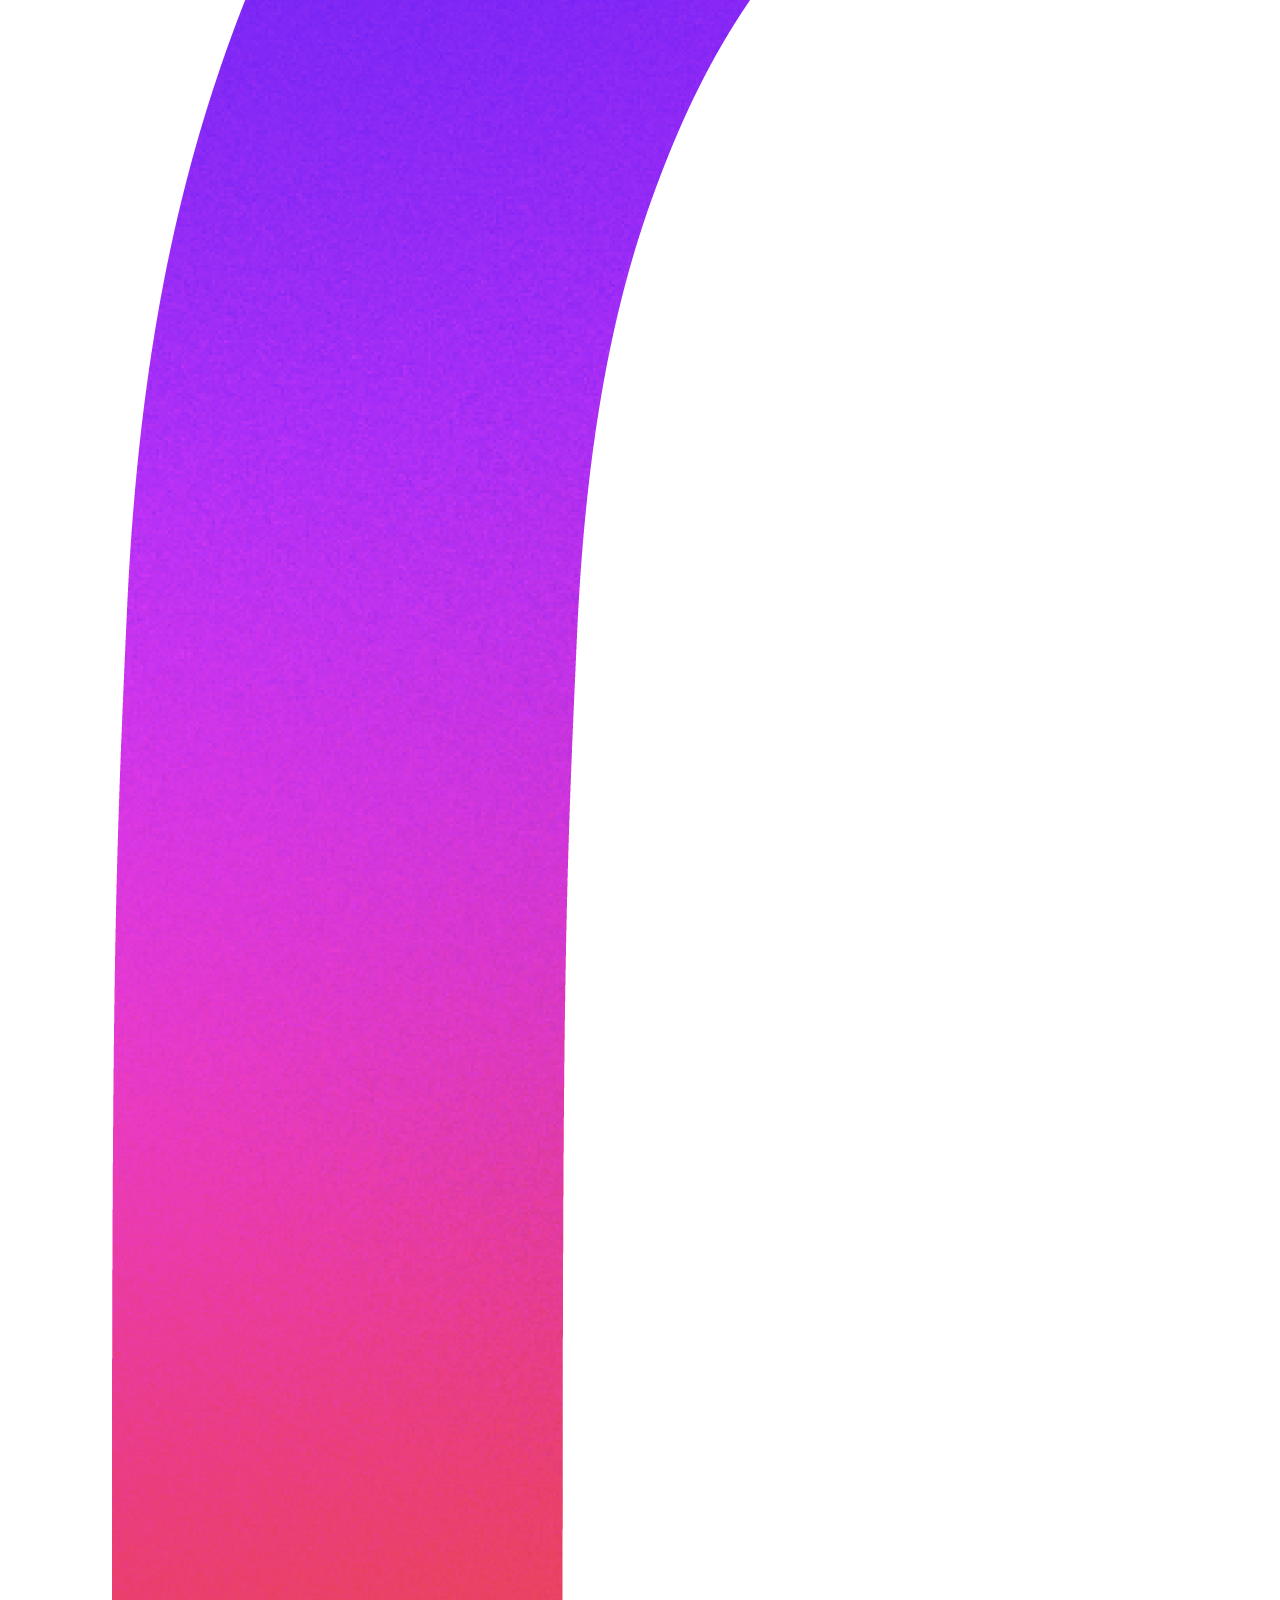
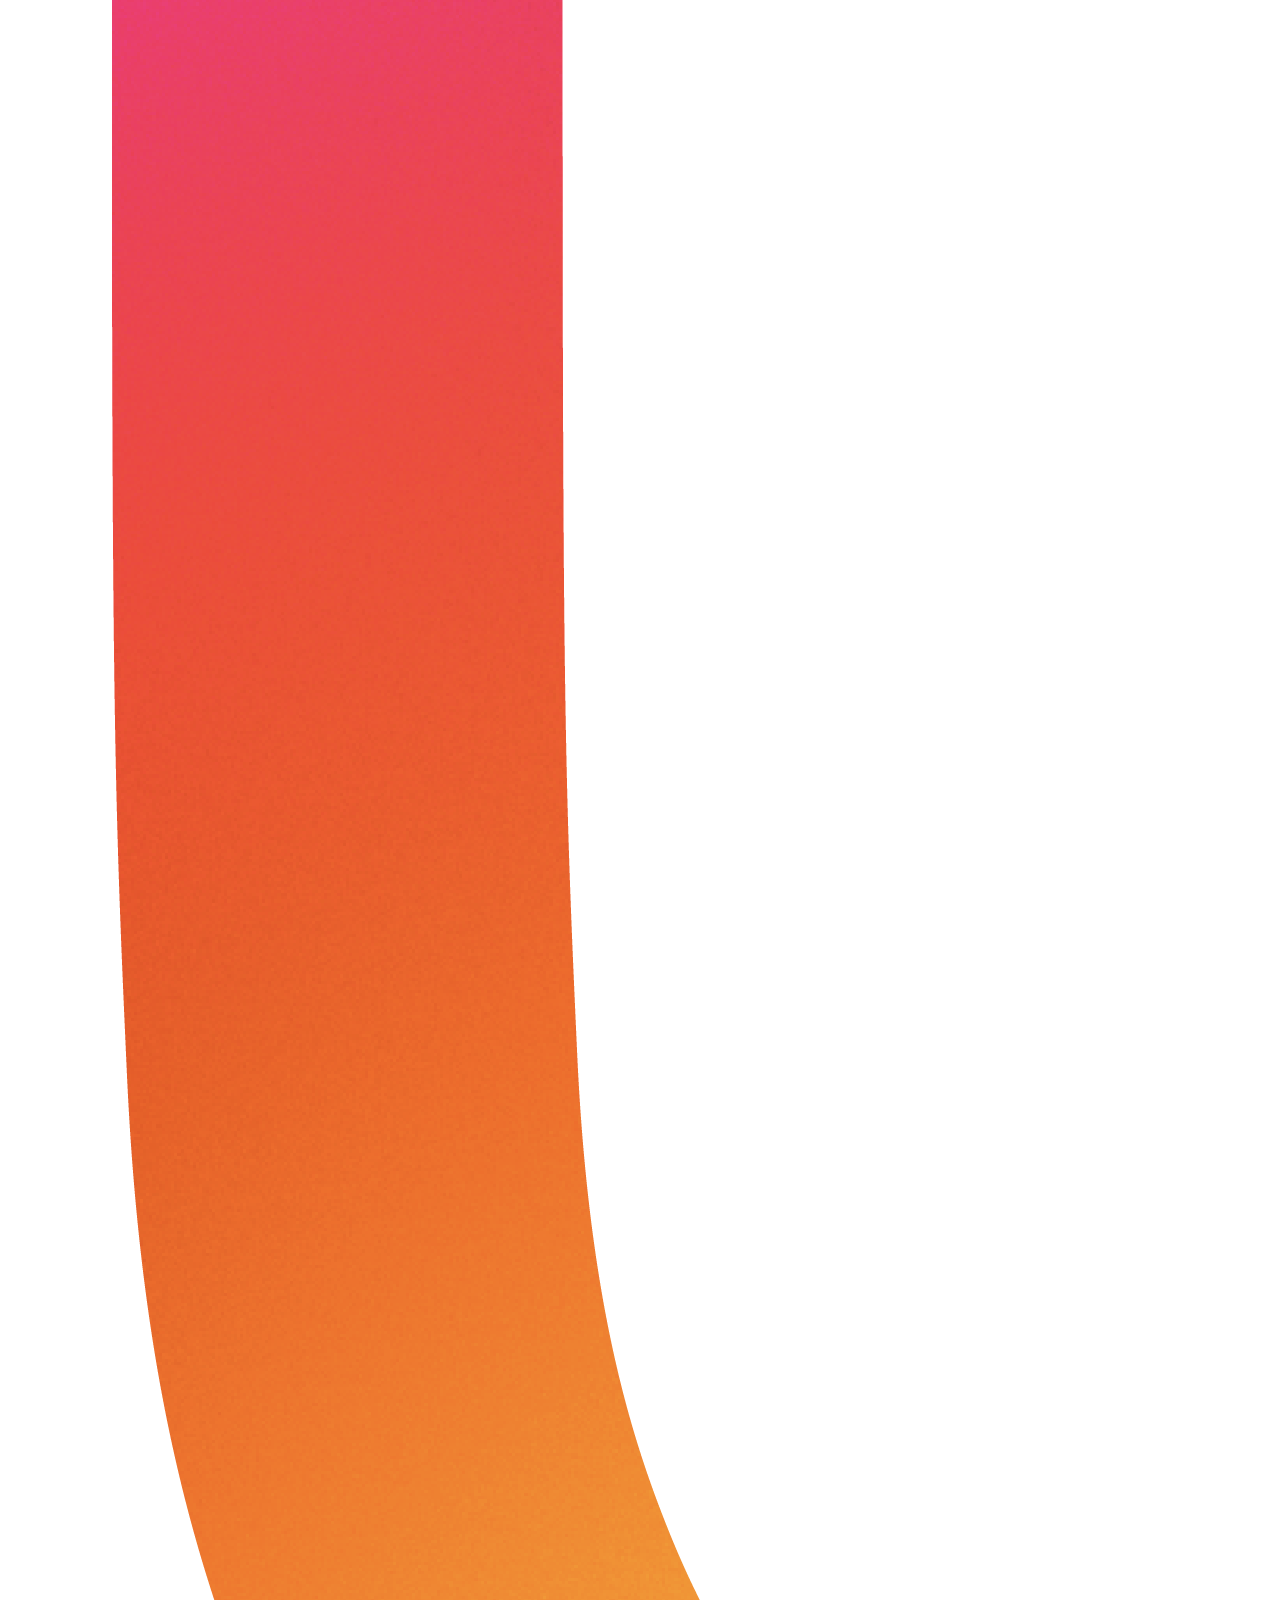
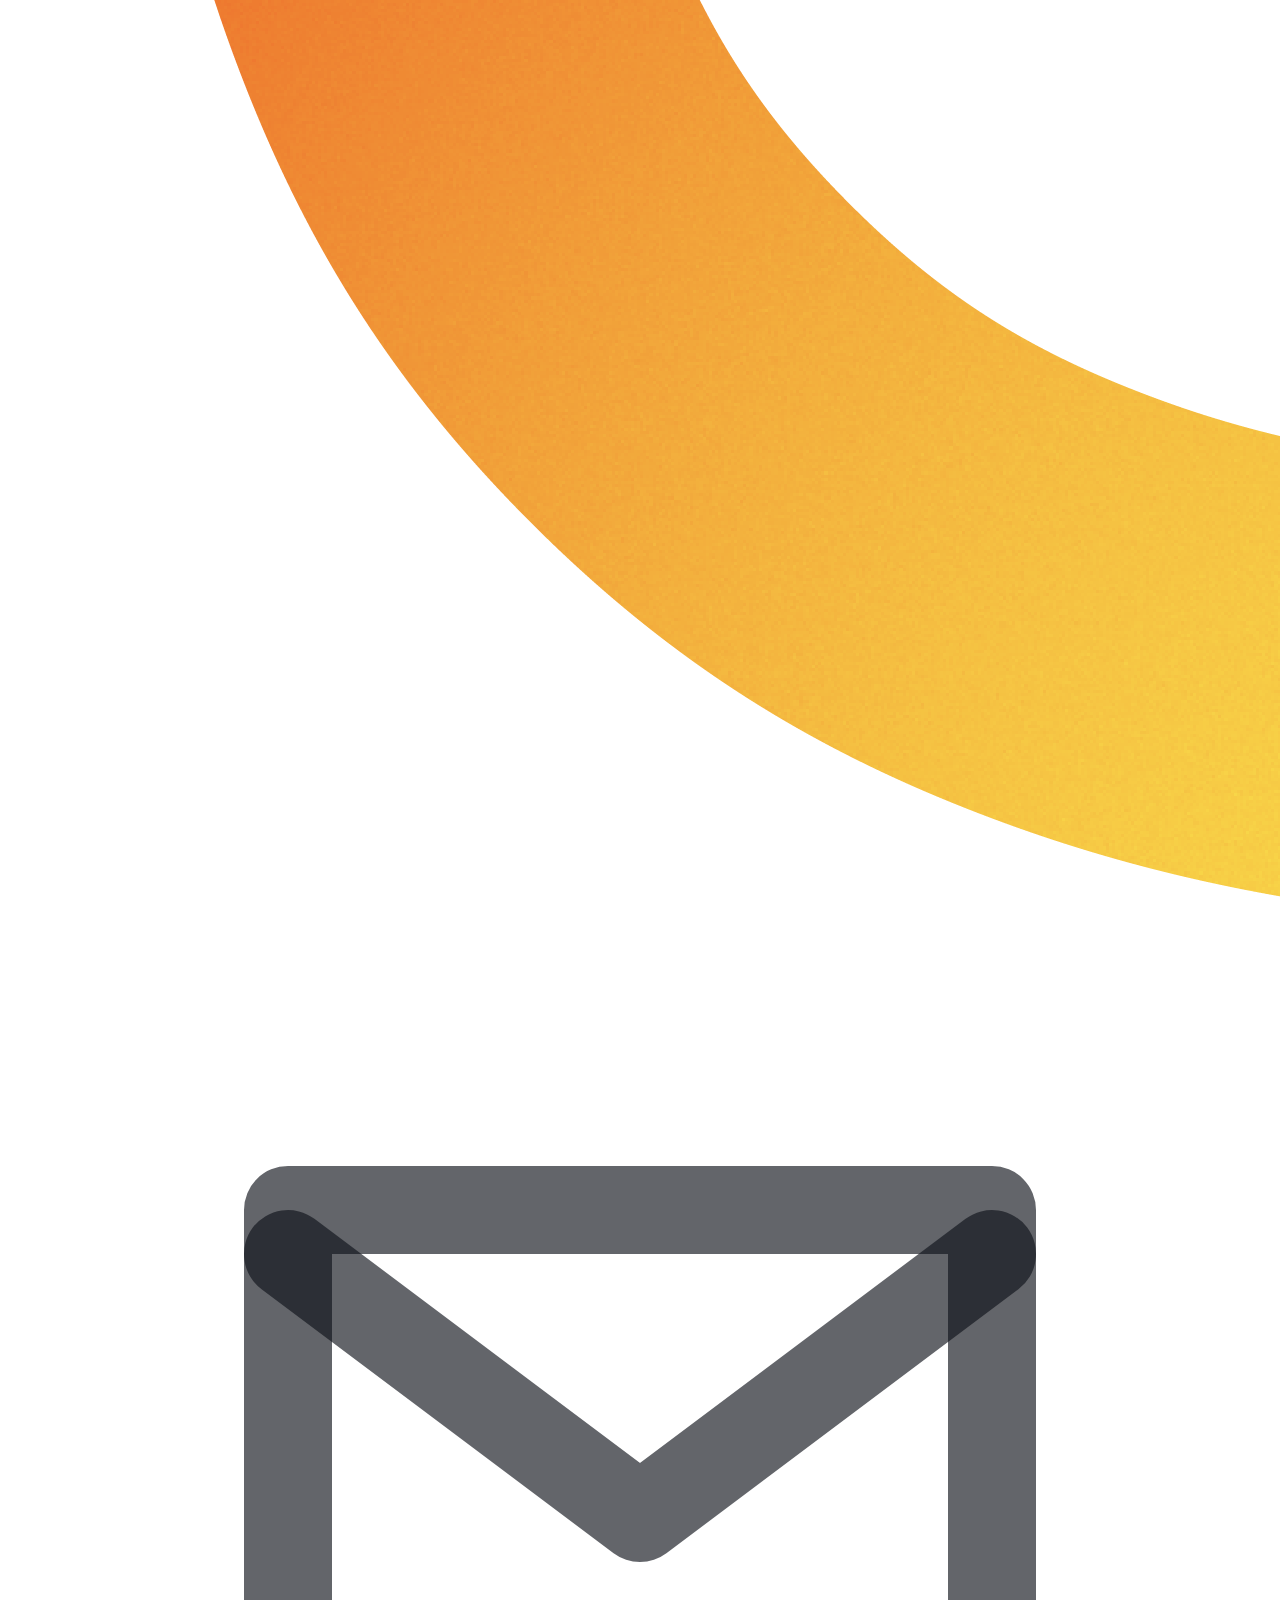
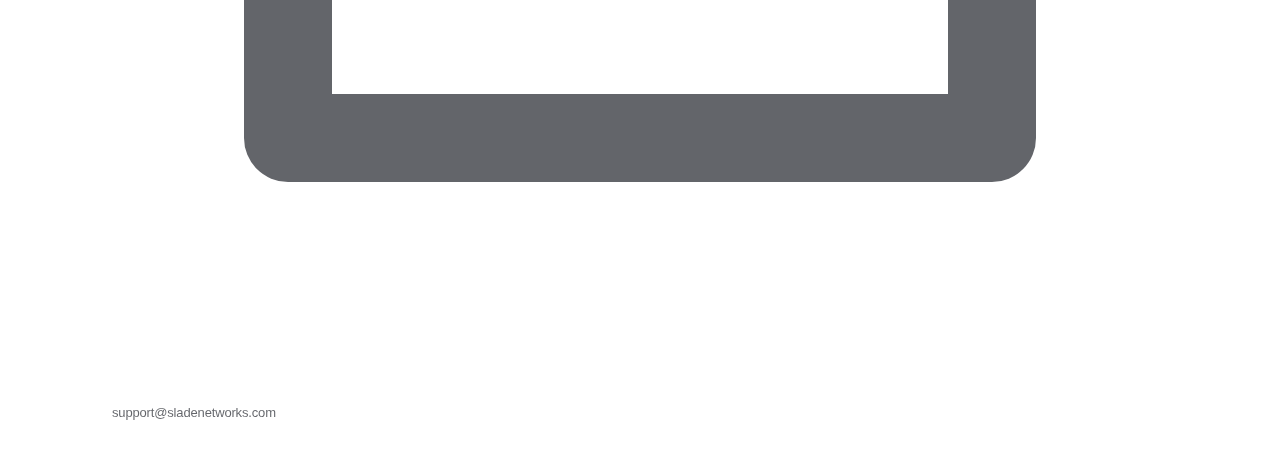
<file: faq/index.html>
<!doctype html>
<html lang="en">
<head>
  <meta charset="utf-8" />
  <meta name="viewport" content="width=device-width,initial-scale=1" />
  <title>FAQ — Slade Networks</title>
  <meta name="description" content="Answers to common questions about Wi-Fi, cameras, cabling, and network installs for homes and small businesses in the Finger Lakes and surrounding areas in upstate NY." />
  <meta name="theme-color" content="#FFFFFF" />

  <!-- Site-wide styles -->
  <link rel="stylesheet" href="/assets/styles.css" />

  <!-- Page-specific styles (faq only) -->
  <style>
    /* =========================================================
       FAQ PAGE ONLY
    ========================================================= */

    .hero{padding:70px 0 24px}

    h1{
      font-size:42px;
      line-height:1.1;
      margin:0 0 12px;
      letter-spacing:-0.04em;
    }

    .sub{
      font-size:16.5px;
      color:var(--muted);
      line-height:1.6;
      max-width:85ch;
      margin:0;
    }

    .section{padding:10px 0 54px}

    .faq{
      margin-top:20px;
      display:grid;
      gap:12px;
    }

    details{
      background:var(--glass);
      border:1px solid var(--stroke);
      border-radius:var(--radius);
      box-shadow:var(--shadow);
      padding:16px 18px;
    }

    summary{
      cursor:pointer;
      list-style:none;
      display:flex;
      align-items:center;
      justify-content:space-between;
      gap:14px;
      font-weight:650;
      font-size:15px;
      letter-spacing:-0.01em;
    }
    summary::-webkit-details-marker{display:none}

    .chev{
      width:30px;
      height:30px;
      border-radius:10px;
      border:1px solid var(--stroke);
      background:rgba(255,255,255,.88);
      display:flex;
      align-items:center;
      justify-content:center;
      flex:0 0 auto;
      color:rgba(15,18,26,.72);
      font-size:16px;
      line-height:1;
      transform: translateY(-1px);
      transition: transform .15s ease;
    }
    details[open] .chev{transform: rotate(180deg) translateY(1px)}

    .answer{
      margin-top:10px;
      color:var(--muted);
      font-size:14px;
      line-height:1.65;
      max-width:92ch;
    }

    .callout{
      margin-top:18px;
      background:var(--glass);
      border:1px solid var(--stroke);
      border-radius:var(--radius);
      box-shadow:var(--shadow);
      padding:18px 20px;
      display:flex;
      align-items:center;
      justify-content:space-between;
      gap:14px;
      flex-wrap:wrap;
    }

    .callout h2{
      margin:0;
      font-size:16px;
      letter-spacing:-0.02em;
    }

    .callout p{
      margin:6px 0 0;
      color:var(--muted);
      font-size:14px;
      line-height:1.6;
      max-width:70ch;
    }

    @media(max-width:700px){
      h1{font-size:34px}
    }
  </style>
</head>

<body>
  <!-- HEADER (matches home) -->
  <div class="topbar">
    <div class="wrap">
      <header class="nav" id="siteNav">

        <button class="navToggle" type="button"
                aria-label="Open navigation menu"
                aria-expanded="false"
                aria-controls="navLinks"
                id="navToggle">
          <svg viewBox="0 0 24 24" aria-hidden="true" fill="none" stroke="currentColor" stroke-width="2" stroke-linecap="round">
            <path d="M5 7h14M5 12h14M5 17h14"/>
          </svg>
        </button>

        <a class="brand" href="/" aria-label="Slade Networks home">
          <img class="brandLogoImg" src="/assets/Website%20Logo.png" alt="Slade Networks">
        </a>

        <nav class="navlinks" aria-label="Site navigation" id="navLinks">
          <a href="/">Home</a>
          <a href="/services/">Services</a>
          <a href="/process/">The Process</a>
          <a href="/faq/" class="active">FAQ</a>
          <a href="/about/">About Us</a>
          <a href="/contact/">Contact Us</a>
        </nav>

        <div class="cta">
          <a class="btn primary btnCta" href="/contact/"><span>Free<br>consultation</span></a>
        </div>

      </header>
    </div>
  </div>

  <main>
    <section class="hero">
      <div class="wrap">
        <h1>FAQ</h1>
        <p class="sub">
          Answers to common questions about installs, support, and how projects work.
        </p>

        <div class="callout">
          <div>
            <h2>Have a question that isn’t listed?</h2>
            <p>Email support@sladenetworks.com and we’ll reply as soon as possible.</p>
          </div>
          <div style="display:flex; gap:10px; flex-wrap:wrap;">
            <a class="btn primary" href="/contact/">Request a free consultation</a>
            <a class="btn" href="mailto:support@sladenetworks.com?subject=Slade%20Networks%20Question">support@sladenetworks.com</a>
          </div>
        </div>
      </div>
    </section>

    <section class="section">
      <div class="wrap">
        <div class="faq">

          <details>
            <summary>
              Do services cover homes and small businesses?
              <span class="chev" aria-hidden="true">⌄</span>
            </summary>
            <div class="answer">
              Yes. Installs and support are available for homes and small businesses. The goal is the same either way: reliable Wi-Fi, easy camera access, and a clean, supportable setup.
            </div>
          </details>

          <details>
            <summary>
              What areas are served?
              <span class="chev" aria-hidden="true">⌄</span>
            </summary>
            <div class="answer">
              The Finger Lakes and surrounding areas in upstate NY. If a project is a little outside the area, it can still be discussed.
            </div>
          </details>

          <details>
            <summary>
              What happens during the free consultation?
              <span class="chev" aria-hidden="true">⌄</span>
            </summary>
            <div class="answer">
              The space is reviewed and goals are discussed. For Wi-Fi and cameras, the space can be mapped for planning and coverage modeling. After that, a simple plan is presented with recommended equipment and placement.
            </div>
          </details>

          <details>
            <summary>
              Do customers need to buy equipment ahead of time?
              <span class="chev" aria-hidden="true">⌄</span>
            </summary>
            <div class="answer">
              No. Equipment can be recommended and sourced as part of the project. If equipment is already on site, it can be evaluated and used when it makes sense.
            </div>
          </details>

          <details>
            <summary>
              Can an existing setup be fixed, or only new installs?
              <span class="chev" aria-hidden="true">⌄</span>
            </summary>
            <div class="answer">
              Both. Some projects are new installs and some are upgrades or cleanups. If Wi-Fi coverage is poor, cameras are unreliable, or the rack is a mess, the first step is to identify what’s causing the problem and then make a clear plan to fix it.
            </div>
          </details>

          <details>
            <summary>
              Why is UniFi used?
              <span class="chev" aria-hidden="true">⌄</span>
            </summary>
            <div class="answer">
              UniFi keeps networking, Wi-Fi, cameras, and management in one system. That usually means simpler management, fewer separate apps, and easier remote support when needed.
            </div>
          </details>

          <details>
            <summary>
              Will the customer keep access and ownership?
              <span class="chev" aria-hidden="true">⌄</span>
            </summary>
            <div class="answer">
              Yes. Admin access is provided to the customer and the setup is explained during handoff. Nothing is “locked away.”
            </div>
          </details>

          <details>
            <summary>
              Is ongoing support required?
              <span class="chev" aria-hidden="true">⌄</span>
            </summary>
            <div class="answer">
              No. Many projects are one-time installs. Ongoing remote administration is optional for clients who want monitoring, updates, and faster troubleshooting.
            </div>
          </details>

          <details>
            <summary>
              How long does a typical project take?
              <span class="chev" aria-hidden="true">⌄</span>
            </summary>
            <div class="answer">
              It depends on the size of the space and what is being installed. Some jobs are a single visit and others take multiple days. After the consultation, a clear timeline is provided before work begins.
            </div>
          </details>

          <details>
            <summary>
              How does support work for existing clients?
              <span class="chev" aria-hidden="true">⌄</span>
            </summary>
            <div class="answer">
              Existing clients can email support@sladenetworks.com for troubleshooting or changes. If remote support is enabled, many issues can be handled quickly without an on-site visit.
            </div>
          </details>

        </div>
      </div>
    </section>
  </main>

  <!-- FOOTER (matches home) -->
  <footer class="footer">
    <div class="wrap">
      <div class="footerInner">

        <div class="footerLeft">
          <div class="copyright">© 2026 Slade Networks</div>
          <div class="disclaimer">
            UniFi® is a trademark of Ubiquiti Inc. Slade Networks is not affiliated with or endorsed by Ubiquiti.
          </div>
        </div>

        <div class="footerRight" aria-label="Social links and support email">
          <a class="socialBtn" href="https://www.linkedin.com/company/slade-networks" target="_blank" rel="noopener" aria-label="LinkedIn">
            <img class="socialIconImg" src="/assets/LI-In-Bug.png" alt="">
          </a>

          <a class="socialBtn" href="https://www.facebook.com/sladenetworks" target="_blank" rel="noopener" aria-label="Facebook">
            <img class="socialIconImg" src="/assets/Facebook_Logo_Primary.png" alt="">
          </a>

          <a class="socialBtn" href="https://www.instagram.com/sladenetworks/" target="_blank" rel="noopener" aria-label="Instagram">
            <img class="socialIconImg" src="/assets/Instagram_Glyph_Gradient.png" alt="">
          </a>

          <a class="footerEmail" href="mailto:support@sladenetworks.com" aria-label="Email support@sladenetworks.com">
            <svg viewBox="0 0 24 24" aria-hidden="true" fill="none" stroke="currentColor" stroke-width="2" stroke-linecap="round" stroke-linejoin="round">
              <path d="M4 6h16v12H4z"/>
              <path d="m4 7 8 6 8-6"/>
            </svg>
            support@sladenetworks.com
          </a>
        </div>

      </div>
    </div>
  </footer>

  <script>
    (function () {
      const nav = document.getElementById('siteNav');
      const toggle = document.getElementById('navToggle');
      if (!nav || !toggle) return;

      function setOpen(isOpen){
        nav.classList.toggle('navOpen', isOpen);
        toggle.setAttribute('aria-expanded', String(isOpen));
      }

      toggle.addEventListener('click', function () {
        setOpen(!nav.classList.contains('navOpen'));
      });

      document.addEventListener('click', function (e) {
        if (!nav.classList.contains('navOpen')) return;
        if (nav.contains(e.target)) return;
        setOpen(false);
      });

      window.addEventListener('resize', function () {
        if (window.innerWidth > 820) setOpen(false);
      });
    })();
  </script>
</body>
</html>
</file>
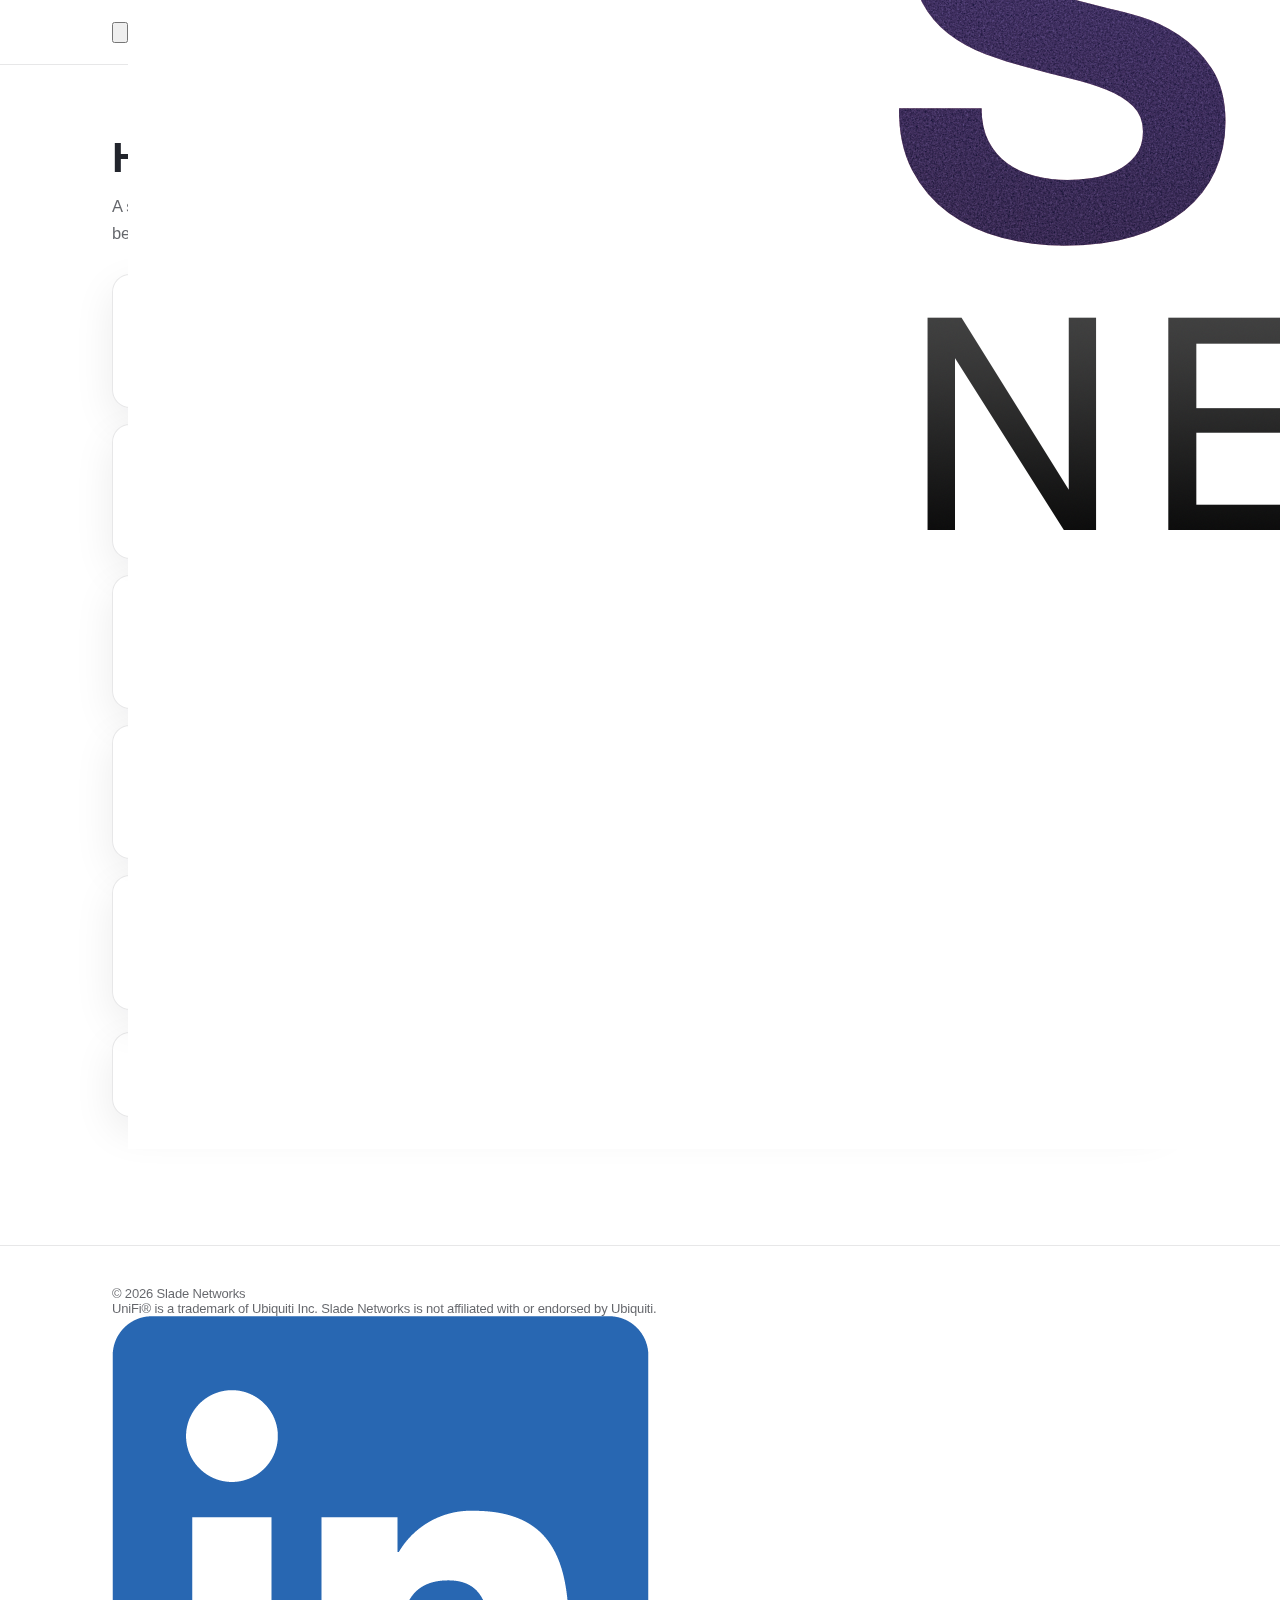
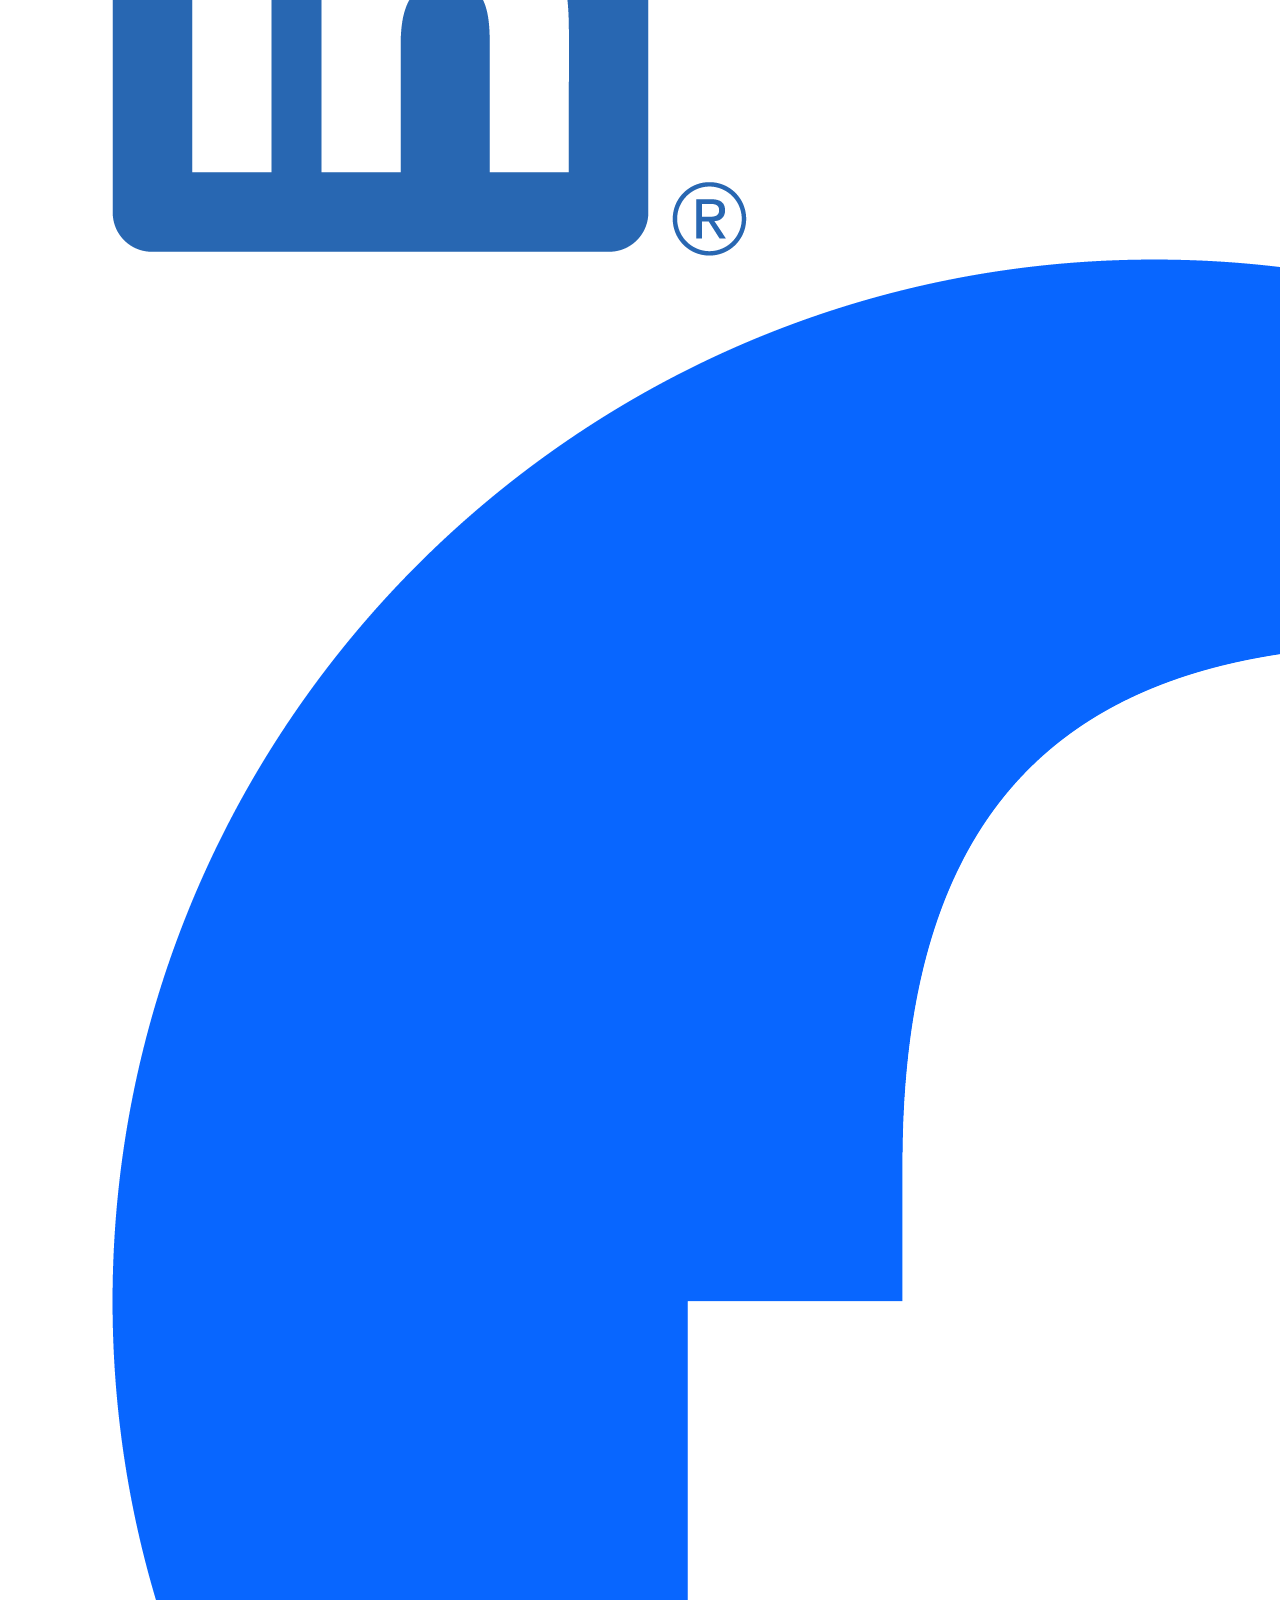
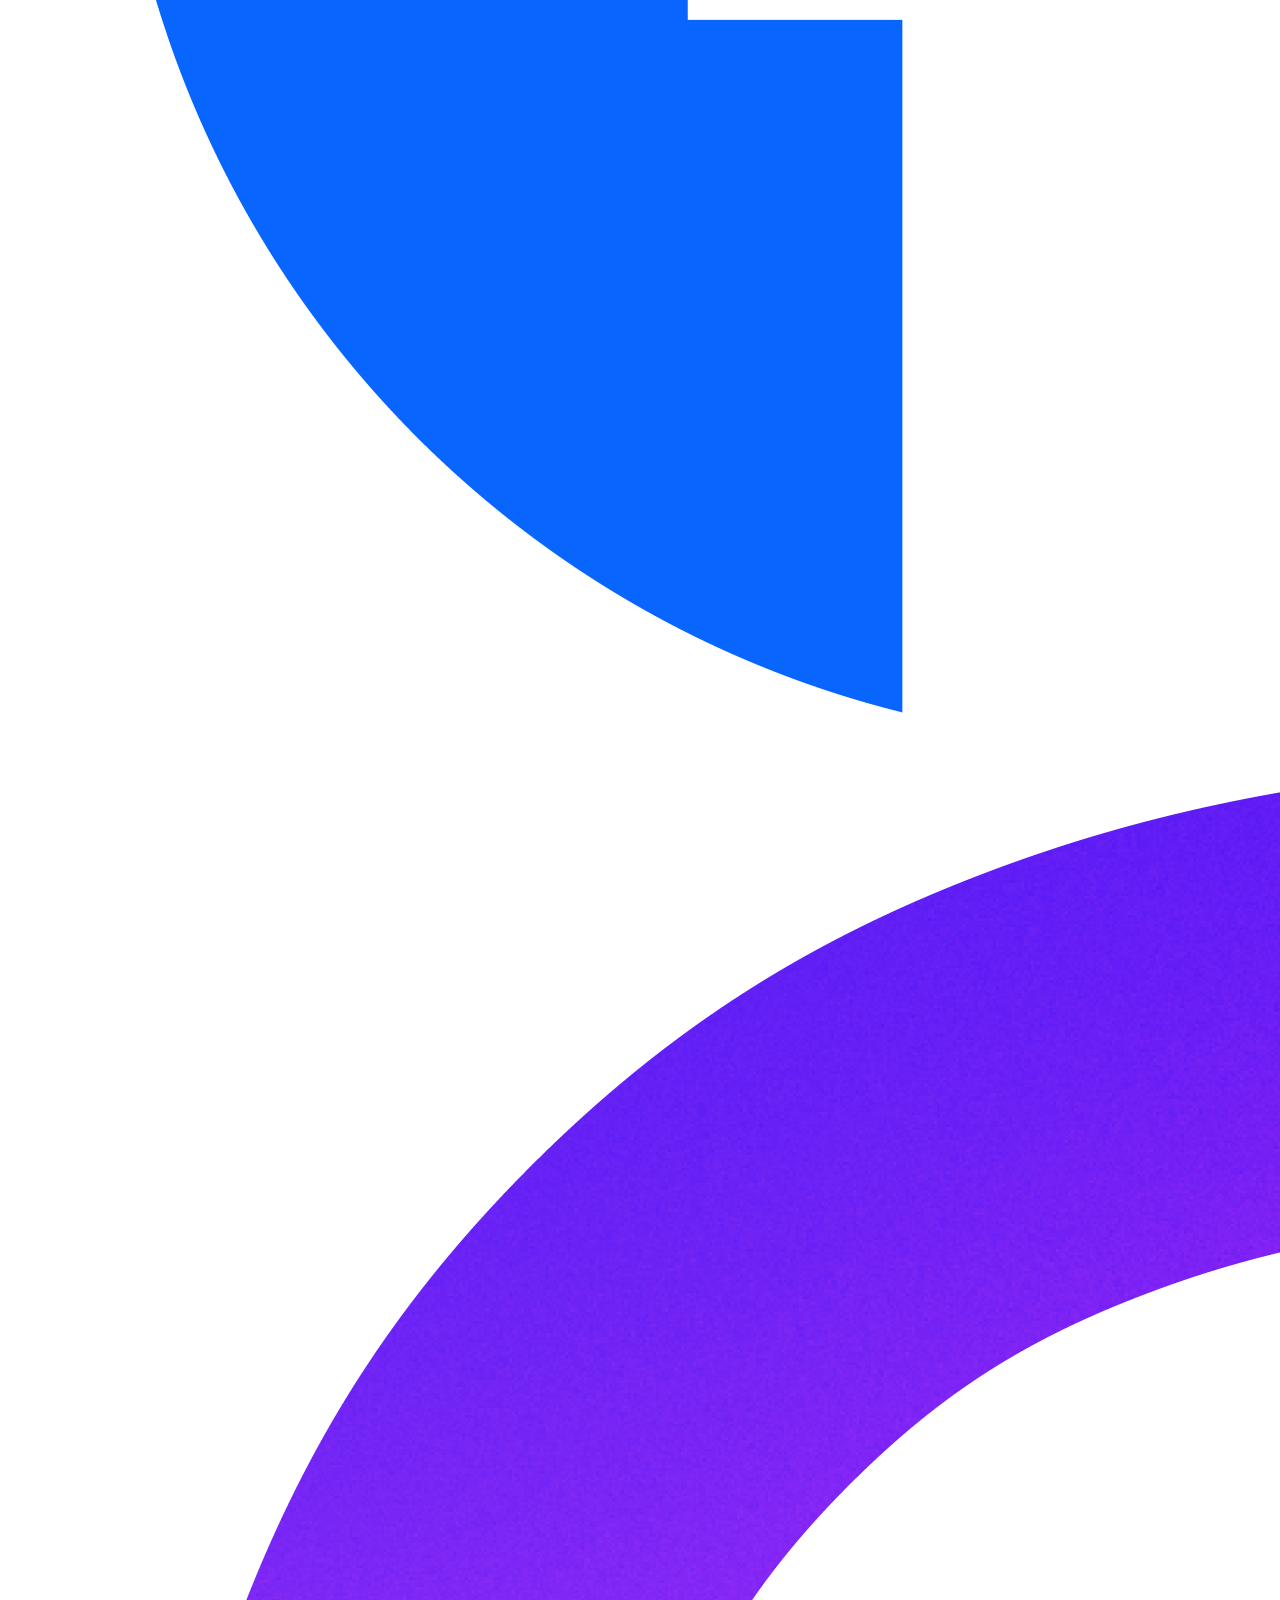
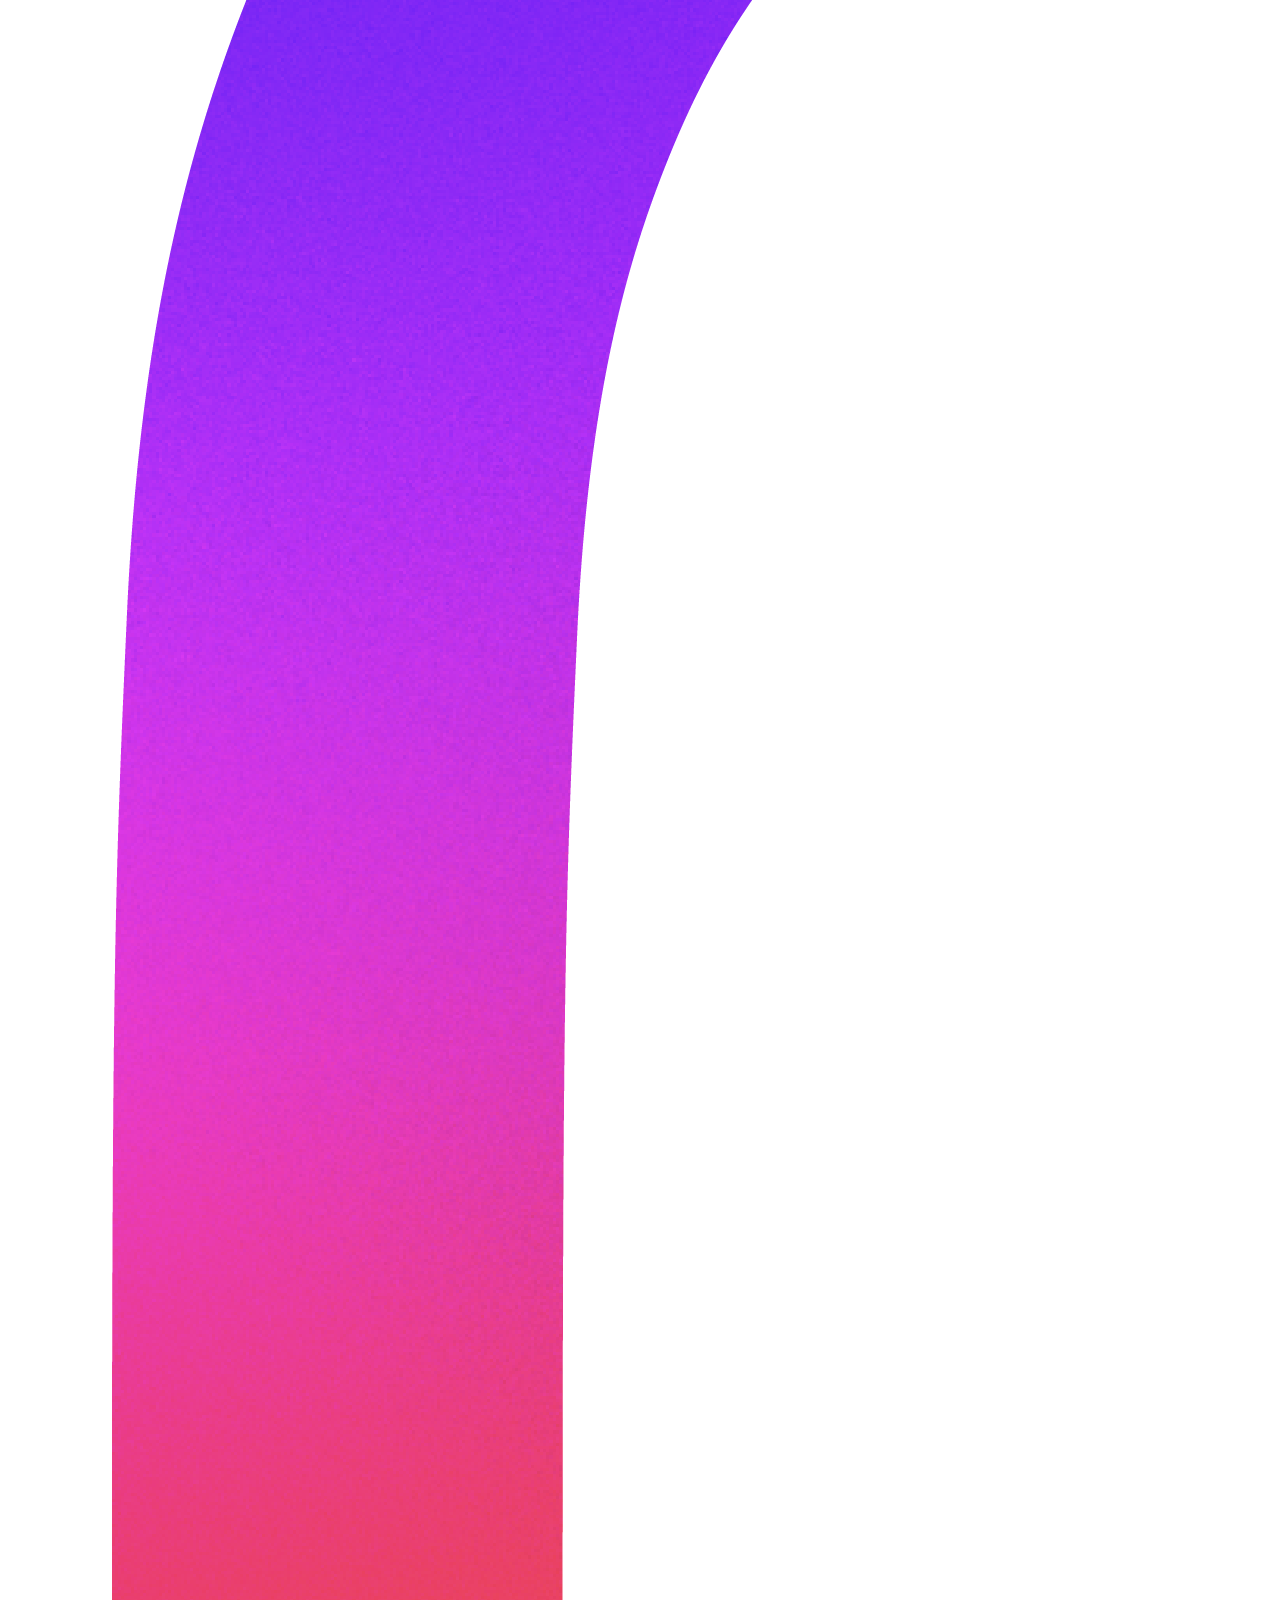
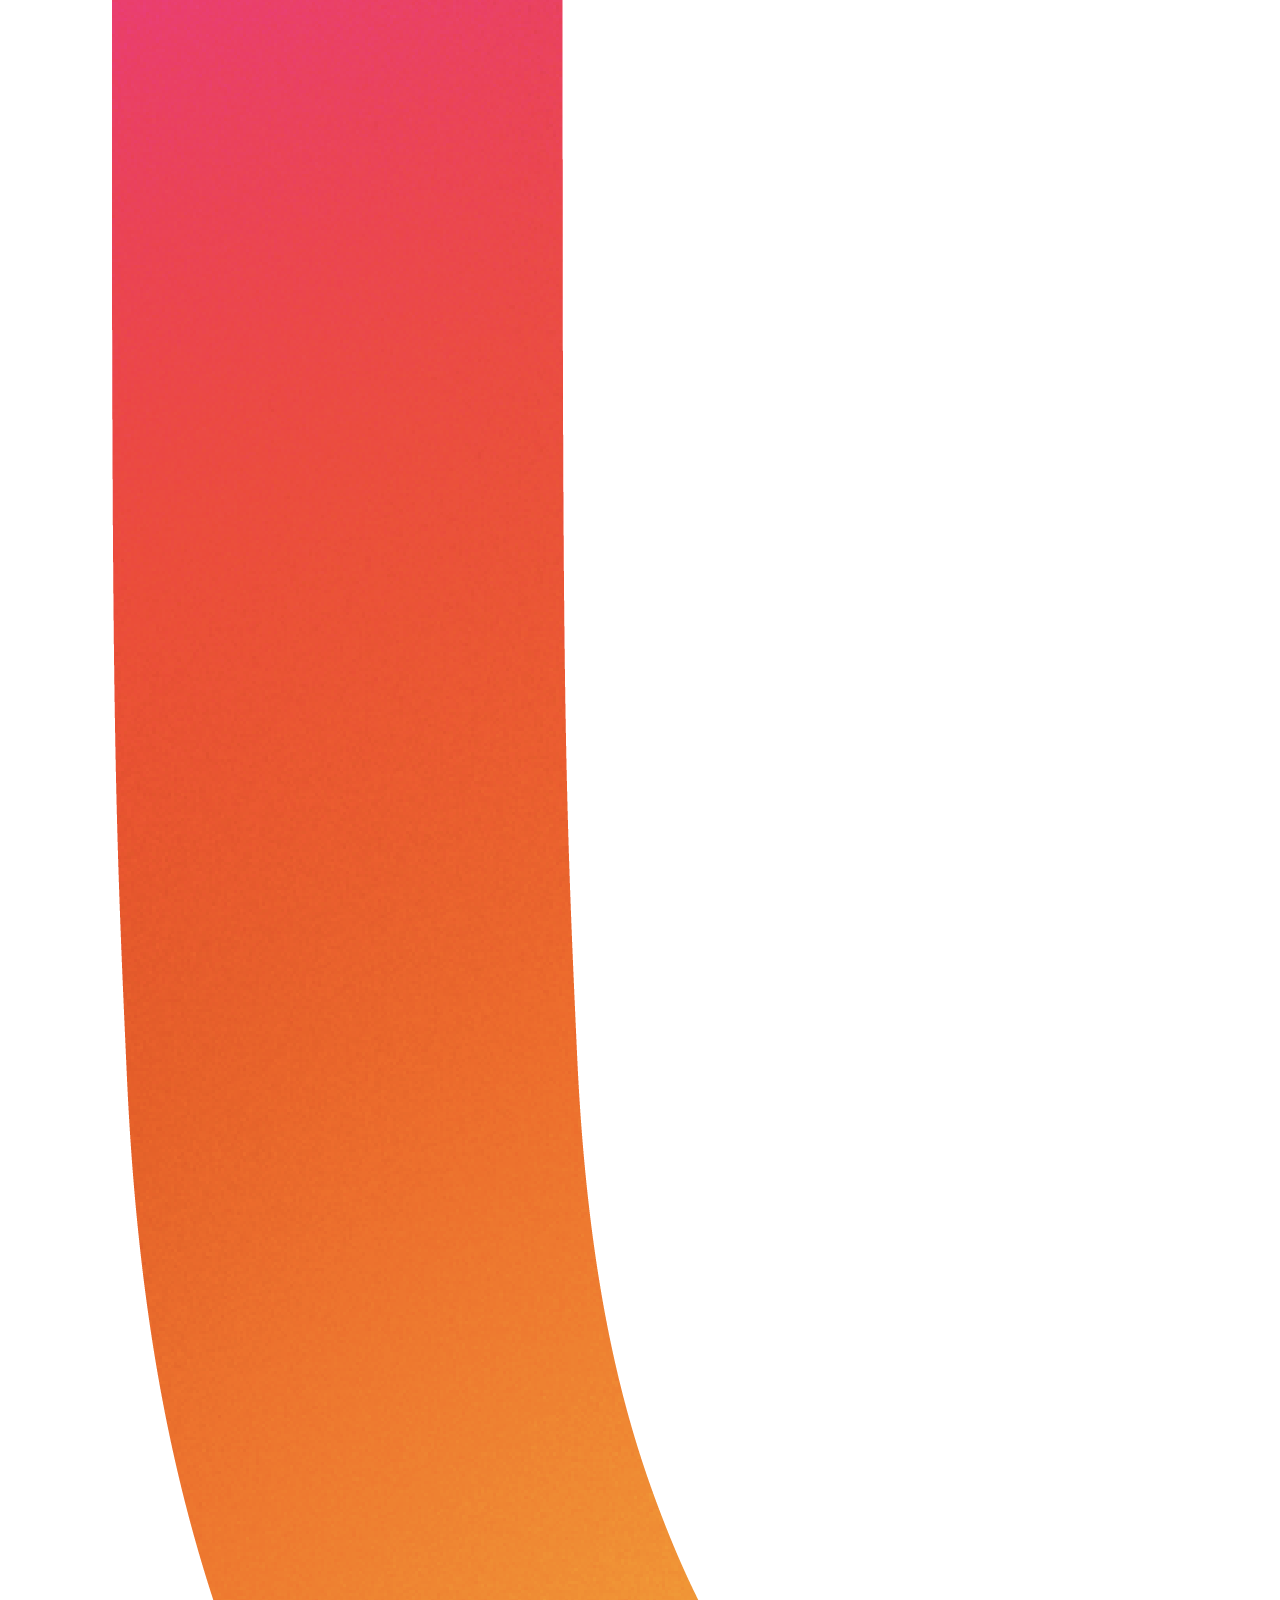
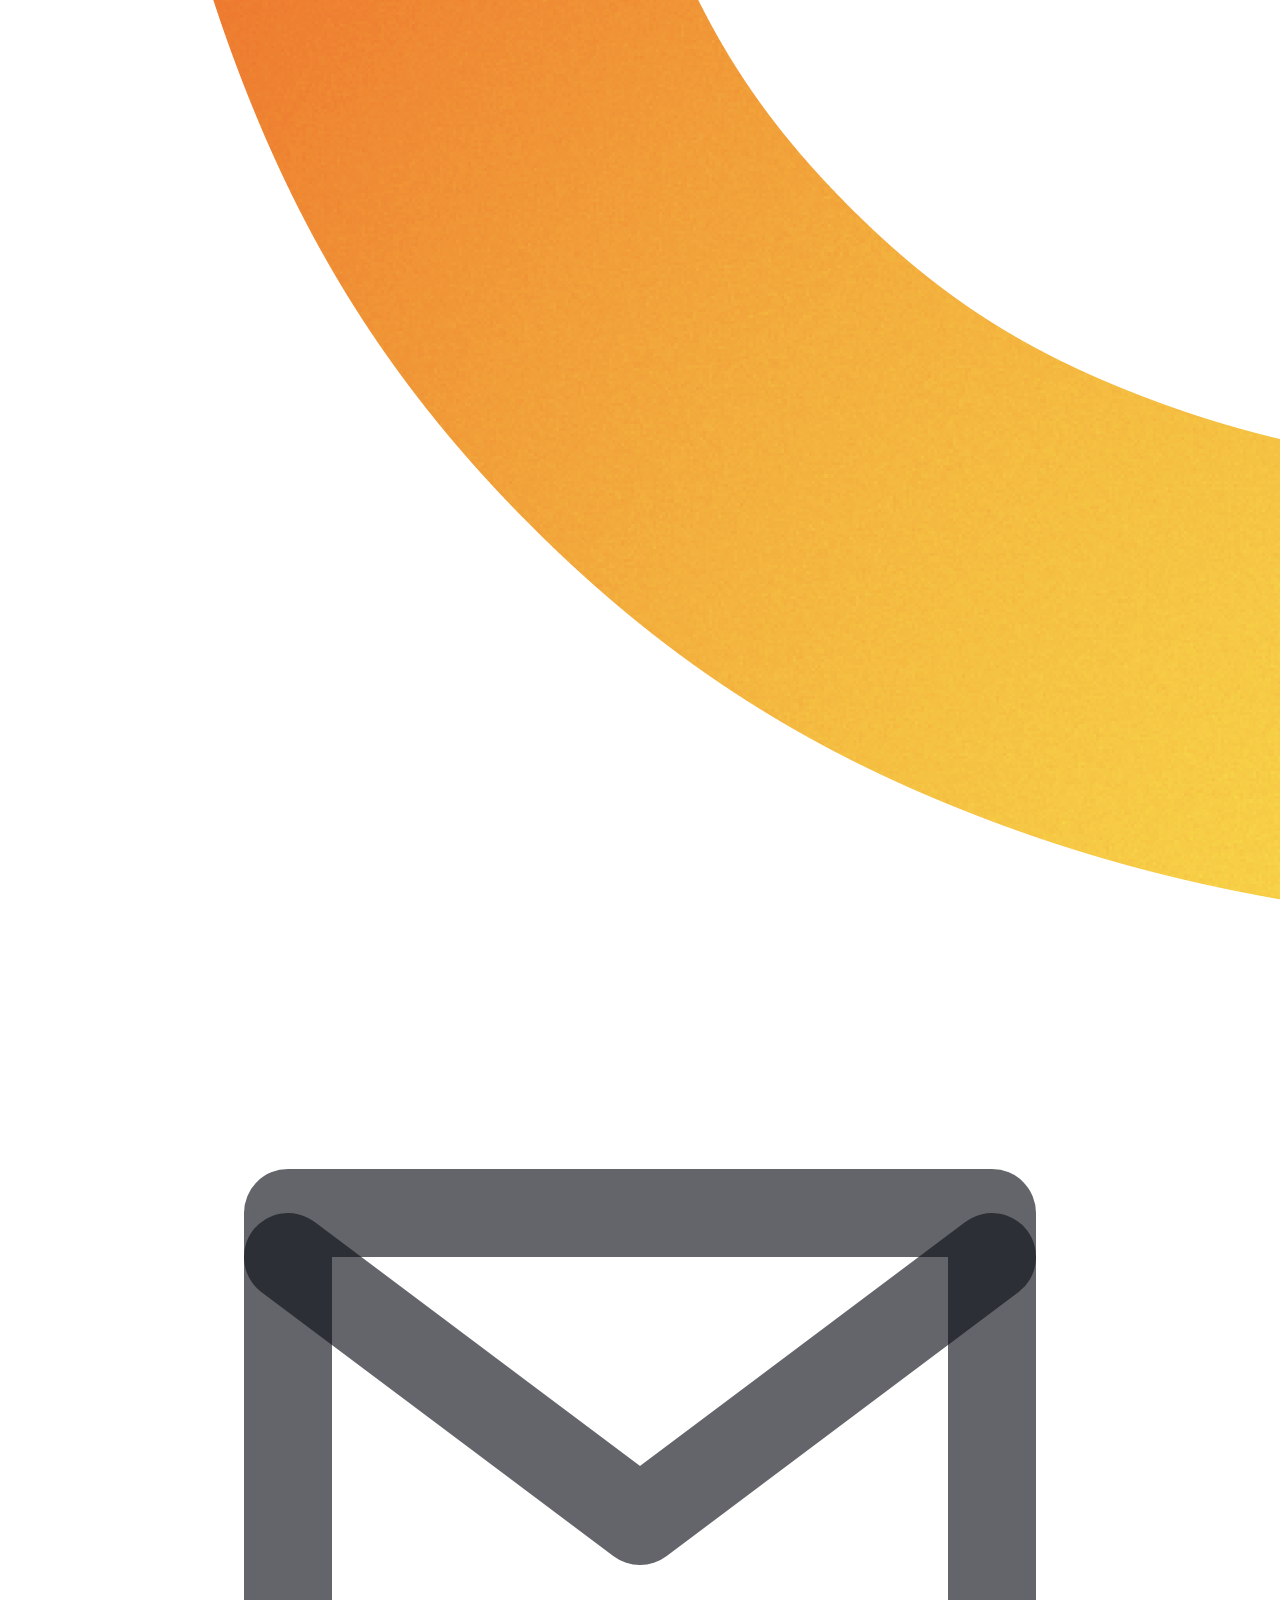
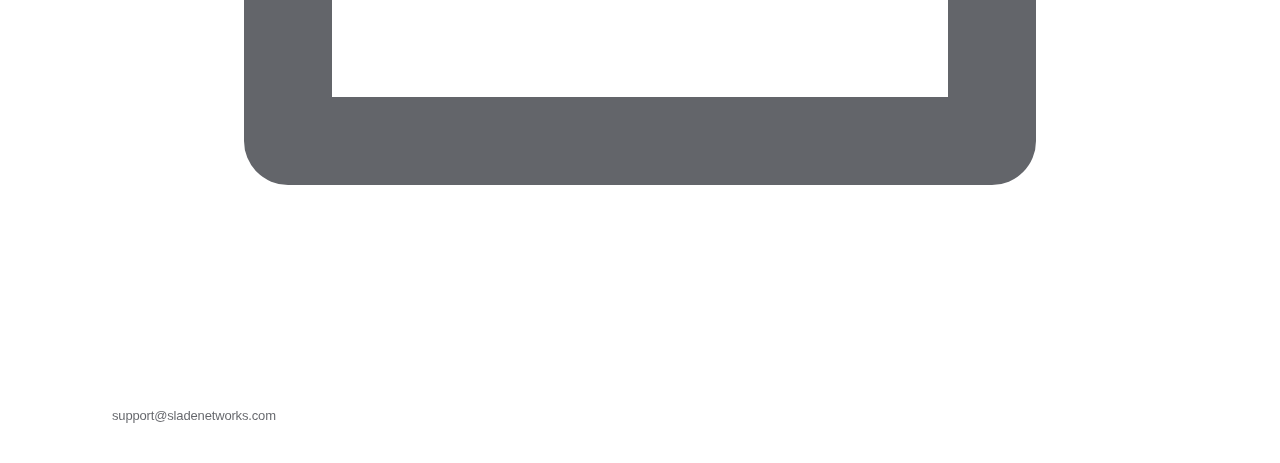
<file: process/index.html>
<!doctype html>
<html lang="en">
<head>
  <meta charset="utf-8" />
  <meta name="viewport" content="width=device-width,initial-scale=1" />
  <title>The Process — Slade Networks</title>
  <meta name="description" content="Clear, step-by-step network installation process for homes and small businesses in the Finger Lakes and surrounding areas in upstate NY." />
  <meta name="theme-color" content="#FFFFFF" />

  <!-- Site-wide styles -->
  <link rel="stylesheet" href="/assets/styles.css" />

  <!-- Page-specific styles (process only) -->
  <style>
    /* =========================================================
       PROCESS PAGE ONLY
    ========================================================= */

    .hero{padding:70px 0 22px}

    h1{
      font-size:42px;
      line-height:1.1;
      margin:0 0 12px;
      letter-spacing:-0.04em;
    }

    .sub{
      font-size:16.5px;
      color:var(--muted);
      line-height:1.6;
      margin:0;
      max-width:85ch;
    }

    .steps{
      margin-top:28px;
      display:grid;
      gap:16px;
    }

    .step{
      background:var(--glass);
      border:1px solid var(--stroke);
      border-radius:var(--radius);
      box-shadow:var(--shadow);
      padding:22px;
    }

    .step:nth-child(even){
      background:rgba(255,255,255,.86);
    }

    .stepHeader{
      display:flex;
      align-items:flex-start;
      gap:14px;
      margin-bottom:8px;
    }

    .number{
      width:34px;
      height:34px;
      border-radius:12px;
      background:rgba(37,99,235,.12);
      color:#2563EB;
      font-weight:700;
      display:flex;
      align-items:center;
      justify-content:center;
      font-size:14px;
      flex:0 0 auto;
    }

    .step h2{
      margin:0;
      font-size:18px;
      letter-spacing:-0.02em;
    }

    .step p{
      margin:0;
      font-size:14.5px;
      color:var(--muted);
      line-height:1.6;
      max-width:95ch;
    }

    /* Bottom CTA (kept as-is for this page layout) */
    .ctaSection{padding:0 0 64px}

    .ctaCard{
      background:var(--glass);
      border:1px solid var(--stroke);
      border-radius:var(--radius);
      box-shadow:var(--shadow);
      padding:18px 20px;
      display:flex;
      align-items:center;
      justify-content:space-between;
      gap:14px;
      flex-wrap:wrap;
    }

    .ctaCard h2{
      margin:0;
      font-size:18px;
      letter-spacing:-0.02em;
    }

    .ctaCard p{
      margin:4px 0 0;
      color:var(--muted);
      font-size:14px;
      line-height:1.6;
      max-width:78ch;
    }

    @media(max-width:700px){
      h1{font-size:34px}
      .ctaCard{align-items:flex-start}
    }
  </style>
</head>

<body>
  <!-- HEADER (matches home) -->
  <div class="topbar">
    <div class="wrap">
      <header class="nav" id="siteNav">

        <button class="navToggle" type="button"
                aria-label="Open navigation menu"
                aria-expanded="false"
                aria-controls="navLinks"
                id="navToggle">
          <svg viewBox="0 0 24 24" aria-hidden="true" fill="none" stroke="currentColor" stroke-width="2" stroke-linecap="round">
            <path d="M5 7h14M5 12h14M5 17h14"/>
          </svg>
        </button>

        <a class="brand" href="/" aria-label="Slade Networks home">
          <img class="brandLogoImg" src="/assets/Website%20Logo.png" alt="Slade Networks">
        </a>

        <nav class="navlinks" aria-label="Site navigation" id="navLinks">
          <a href="/">Home</a>
          <a href="/services/">Services</a>
          <a href="/process/" class="active">The Process</a>
          <a href="/faq/">FAQ</a>
          <a href="/about/">About Us</a>
          <a href="/contact/">Contact Us</a>
        </nav>

        <div class="cta">
          <a class="btn primary btnCta" href="/contact/"><span>Free<br>consultation</span></a>
        </div>

      </header>
    </div>
  </div>

  <main>
    <section class="hero">
      <div class="wrap">
        <h1>How the process works</h1>
        <p class="sub">
          A structured plan that avoids surprises. Coverage, hardware, and expectations are clear before installation begins.
        </p>

        <div class="steps" aria-label="Project steps">
          <article class="step">
            <div class="stepHeader">
              <div class="number" aria-hidden="true">1</div>
              <h2>On-site consultation + space review</h2>
            </div>
            <p>
              We walk the space and talk through what you want covered (Wi-Fi, cameras, or phones).
              Then we measure and map the layout so coverage can be planned before anything is installed.
            </p>
          </article>

          <article class="step">
            <div class="stepHeader">
              <div class="number" aria-hidden="true">2</div>
              <h2>Plan + equipment list</h2>
            </div>
            <p>
              You get a clear plan with where equipment will go and what hardware is needed.
              We confirm placement and expectations up front so there are no last-minute surprises.
            </p>
          </article>

          <article class="step">
            <div class="stepHeader">
              <div class="number" aria-hidden="true">3</div>
              <h2>Installation</h2>
            </div>
            <p>
              Equipment is installed cleanly and labeled properly, with cabling kept tidy.
              The goal is a finished system that looks professional and is easy to service later.
            </p>
          </article>

          <article class="step">
            <div class="stepHeader">
              <div class="number" aria-hidden="true">4</div>
              <h2>Configuration + verification</h2>
            </div>
            <p>
              Before handoff, we verify Wi-Fi coverage, confirm cameras record and play back correctly, and test calling so it’s reliable.
              You get a quick walkthrough and the access you need.
            </p>
          </article>

          <article class="step">
            <div class="stepHeader">
              <div class="number" aria-hidden="true">5</div>
              <h2>Optional ongoing support</h2>
            </div>
            <p>
              If you want hands-off ownership, ongoing support is available for updates, troubleshooting, and faster response when something breaks.
            </p>
          </article>
        </div>
      </div>
    </section>

    <section class="ctaSection">
      <div class="wrap">
        <div class="ctaCard">
          <div>
            <h2>Ready to get started?</h2>
            <p>Tell us what you need covered and we’ll map out the right approach for your space.</p>
          </div>
          <a class="btn primary" href="/contact/">Request a Free Consultation</a>
        </div>
      </div>
    </section>
  </main>

  <!-- FOOTER (matches home) -->
  <footer class="footer">
    <div class="wrap">
      <div class="footerInner">

        <div class="footerLeft">
          <div class="copyright">© 2026 Slade Networks</div>
          <div class="disclaimer">
            UniFi® is a trademark of Ubiquiti Inc. Slade Networks is not affiliated with or endorsed by Ubiquiti.
          </div>
        </div>

        <div class="footerRight" aria-label="Social links and support email">
          <a class="socialBtn" href="https://www.linkedin.com/company/slade-networks" target="_blank" rel="noopener" aria-label="LinkedIn">
            <img class="socialIconImg" src="/assets/LI-In-Bug.png" alt="">
          </a>

          <a class="socialBtn" href="https://www.facebook.com/sladenetworks" target="_blank" rel="noopener" aria-label="Facebook">
            <img class="socialIconImg" src="/assets/Facebook_Logo_Primary.png" alt="">
          </a>

          <a class="socialBtn" href="https://www.instagram.com/sladenetworks/" target="_blank" rel="noopener" aria-label="Instagram">
            <img class="socialIconImg" src="/assets/Instagram_Glyph_Gradient.png" alt="">
          </a>

          <a class="footerEmail" href="mailto:support@sladenetworks.com" aria-label="Email support@sladenetworks.com">
            <svg viewBox="0 0 24 24" aria-hidden="true" fill="none" stroke="currentColor" stroke-width="2" stroke-linecap="round" stroke-linejoin="round">
              <path d="M4 6h16v12H4z"/>
              <path d="m4 7 8 6 8-6"/>
            </svg>
            support@sladenetworks.com
          </a>
        </div>

      </div>
    </div>
  </footer>

  <script>
    (function () {
      const nav = document.getElementById('siteNav');
      const toggle = document.getElementById('navToggle');
      if (!nav || !toggle) return;

      function setOpen(isOpen){
        nav.classList.toggle('navOpen', isOpen);
        toggle.setAttribute('aria-expanded', String(isOpen));
      }

      toggle.addEventListener('click', function () {
        setOpen(!nav.classList.contains('navOpen'));
      });

      document.addEventListener('click', function (e) {
        if (!nav.classList.contains('navOpen')) return;
        if (nav.contains(e.target)) return;
        setOpen(false);
      });

      window.addEventListener('resize', function () {
        if (window.innerWidth > 820) setOpen(false);
      });
    })();
  </script>
</body>
</html>
</file>
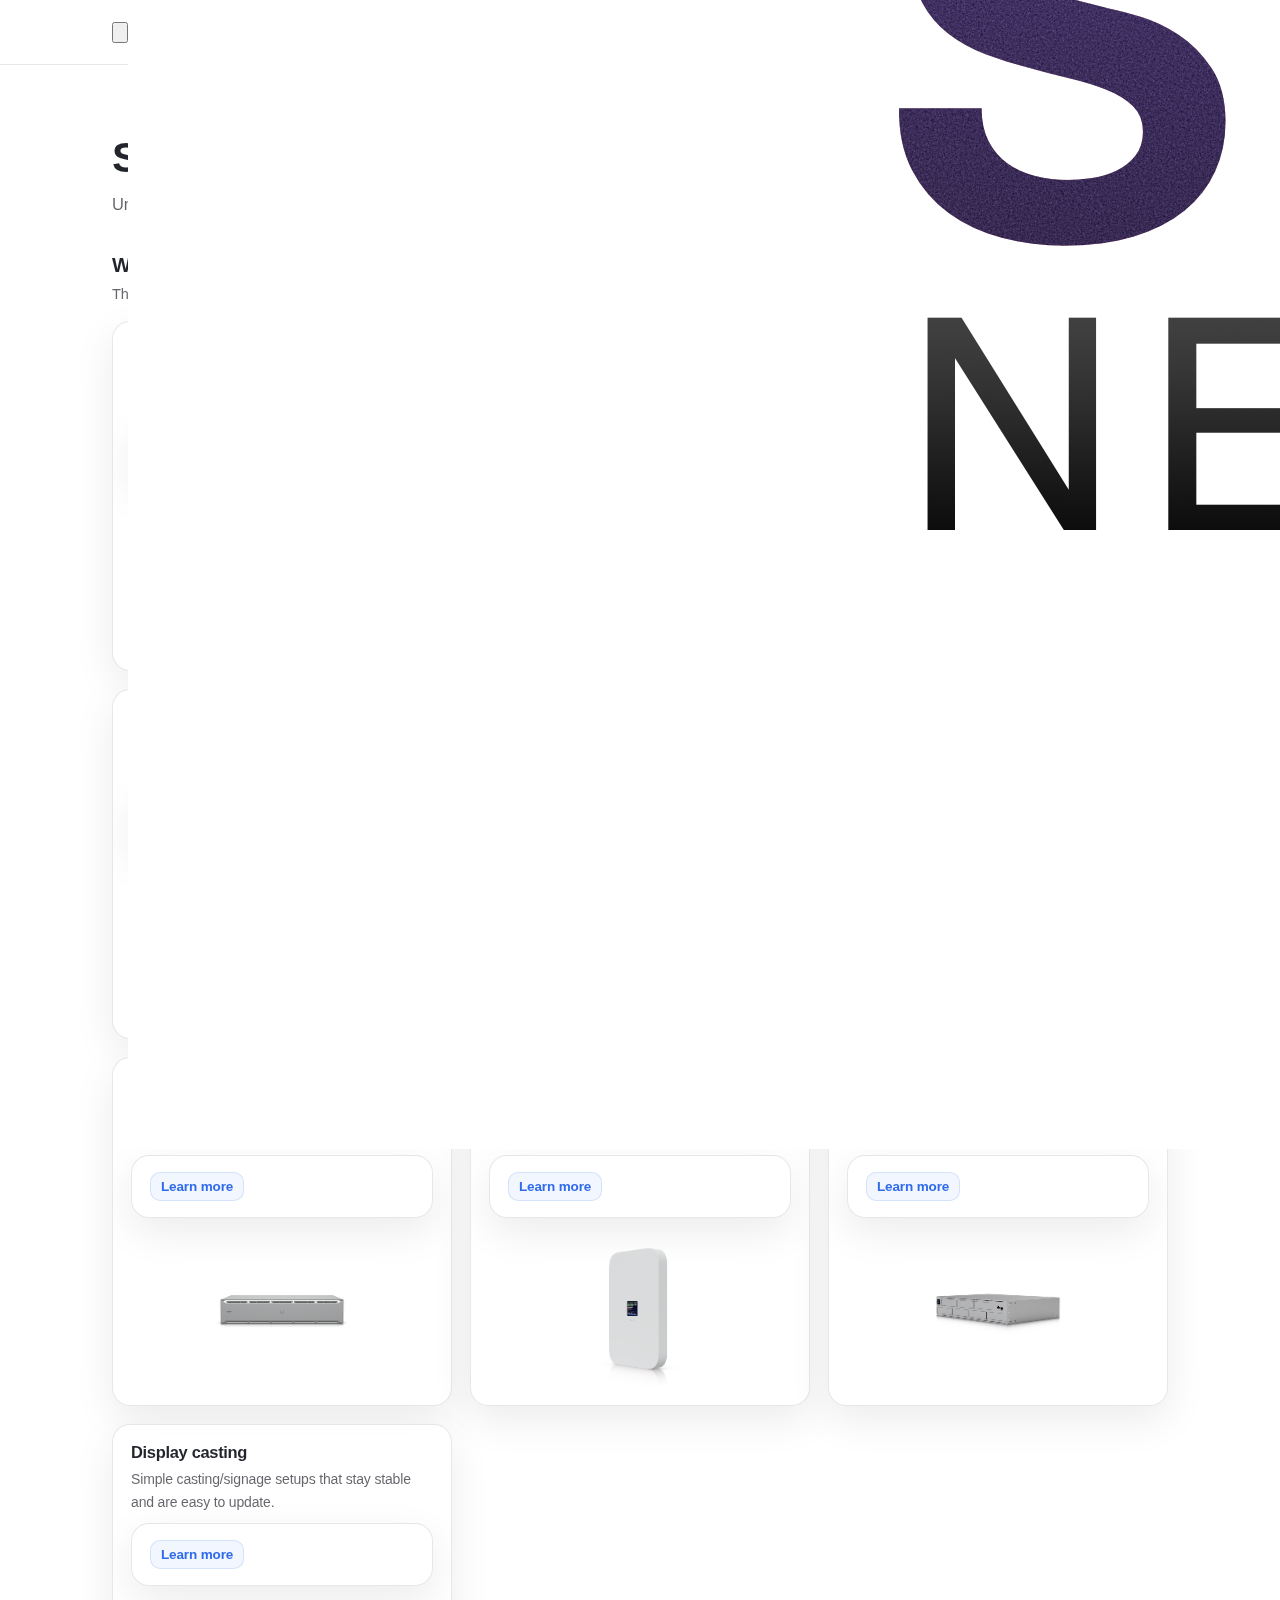
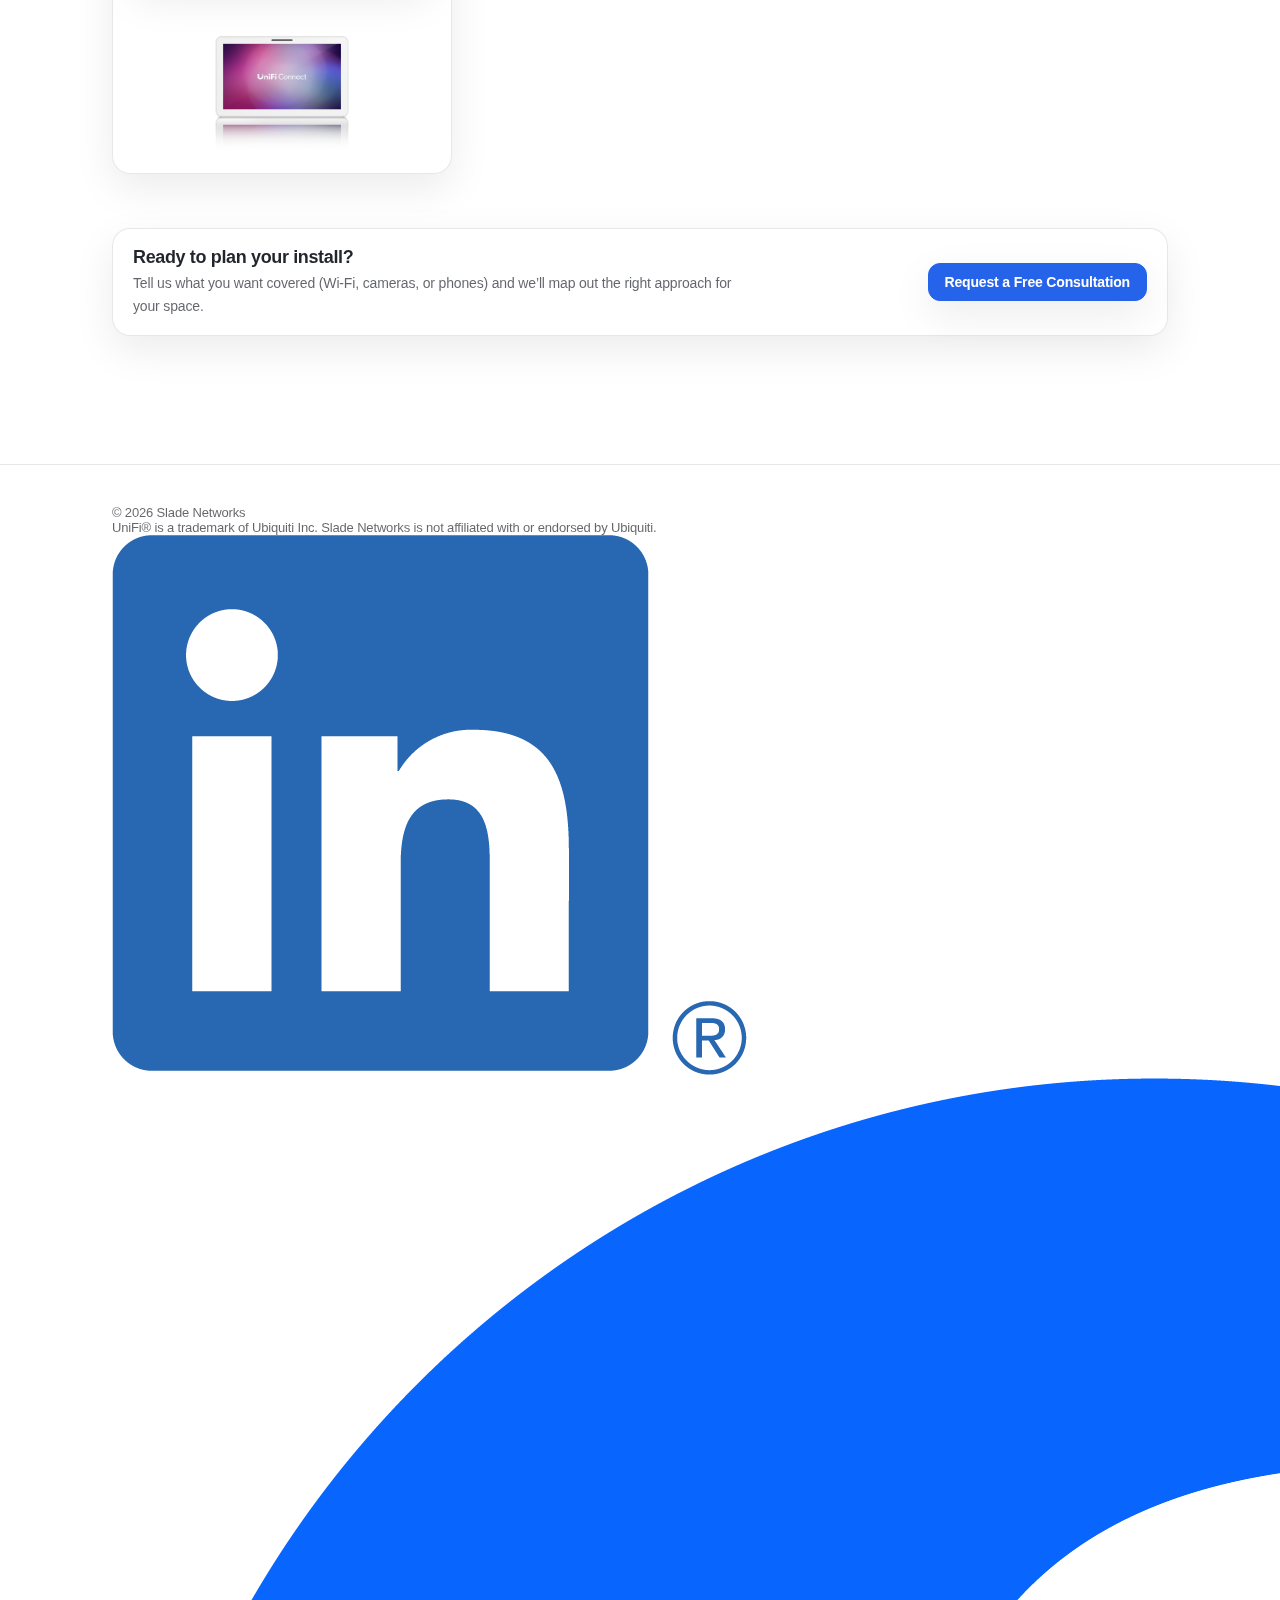
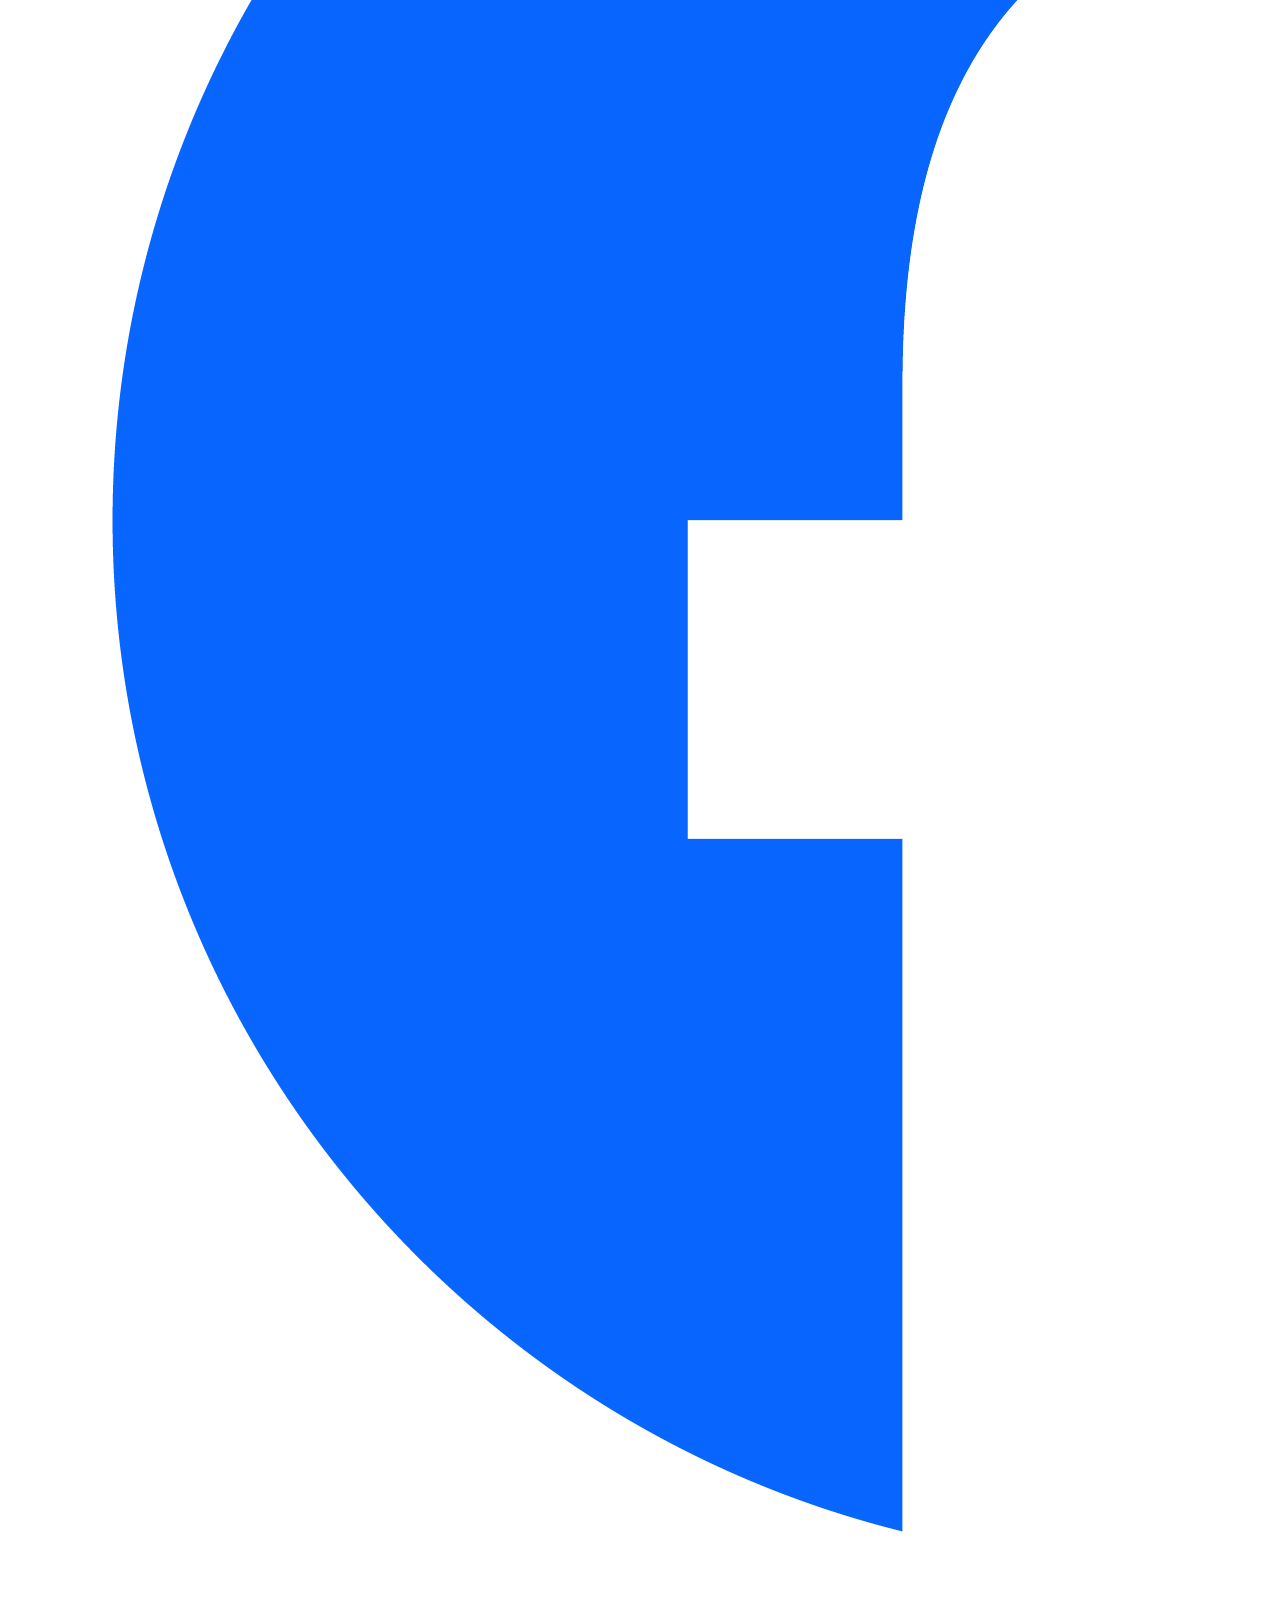
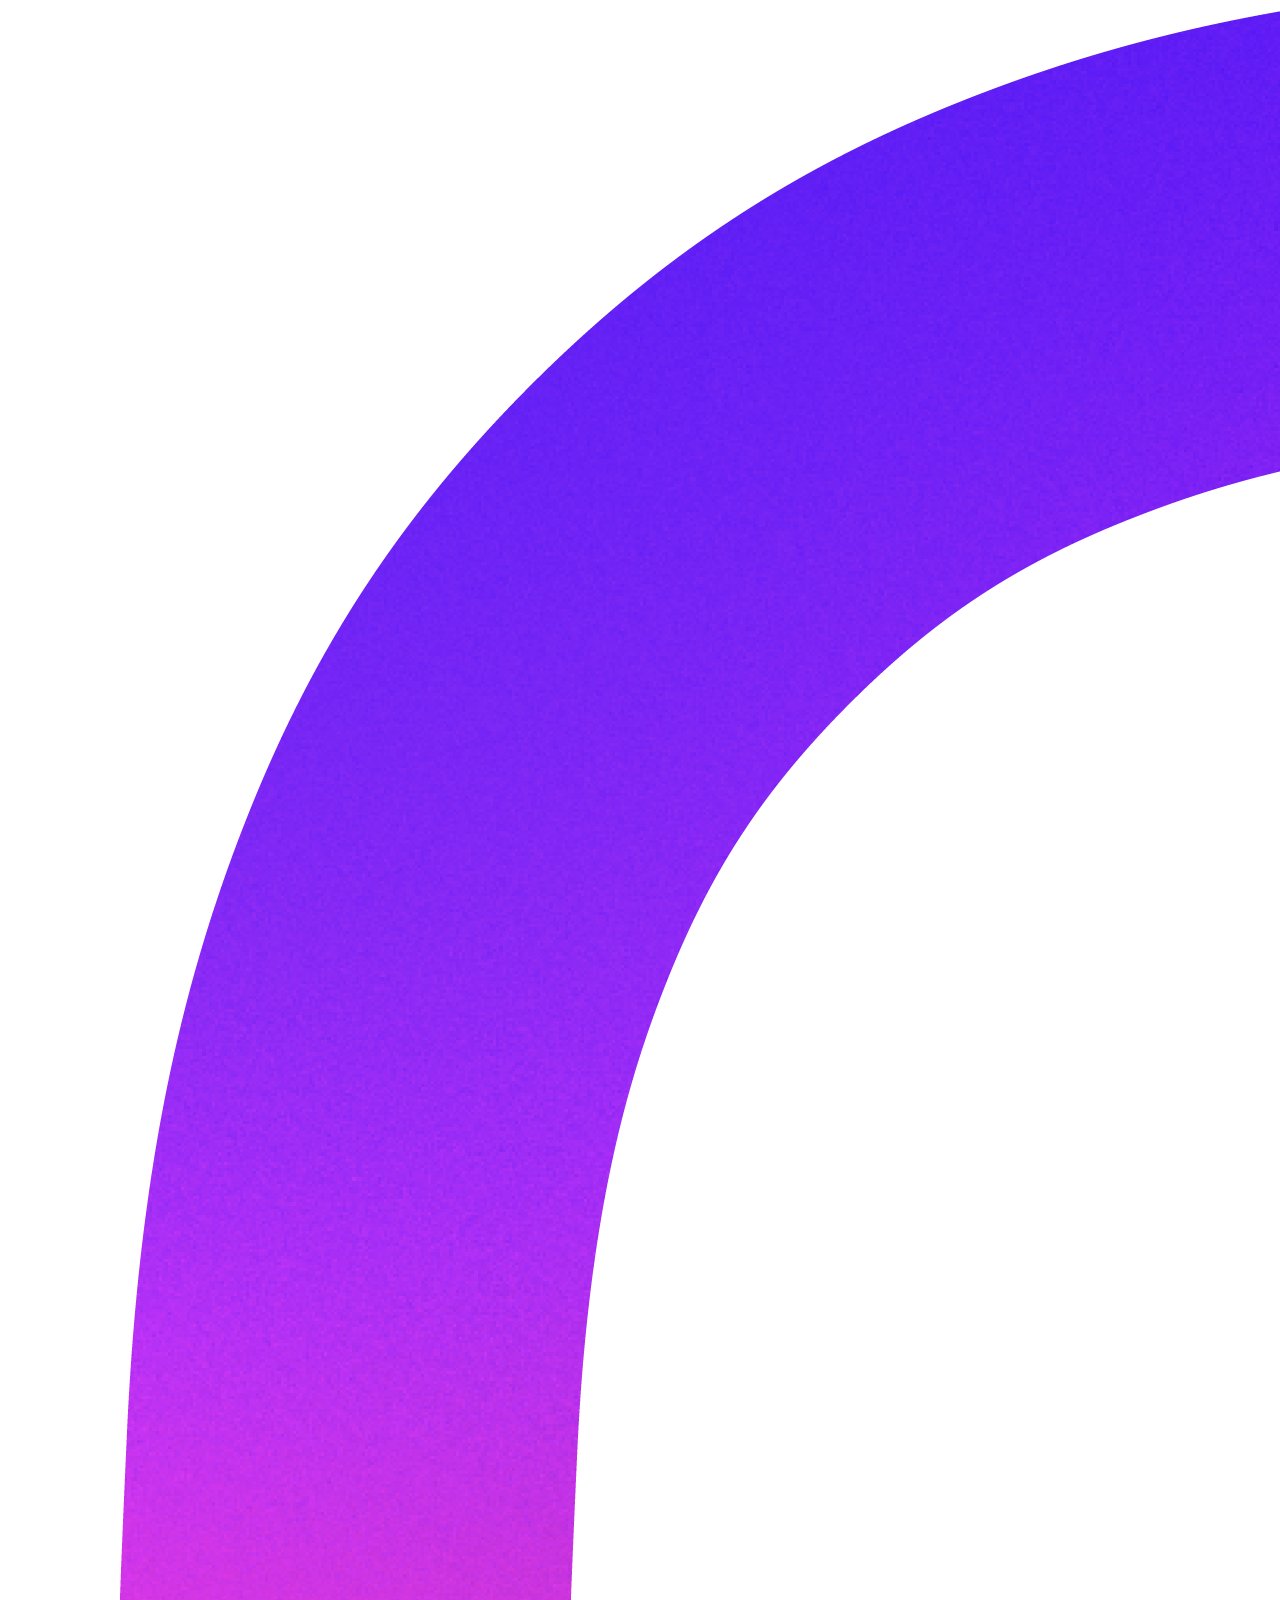
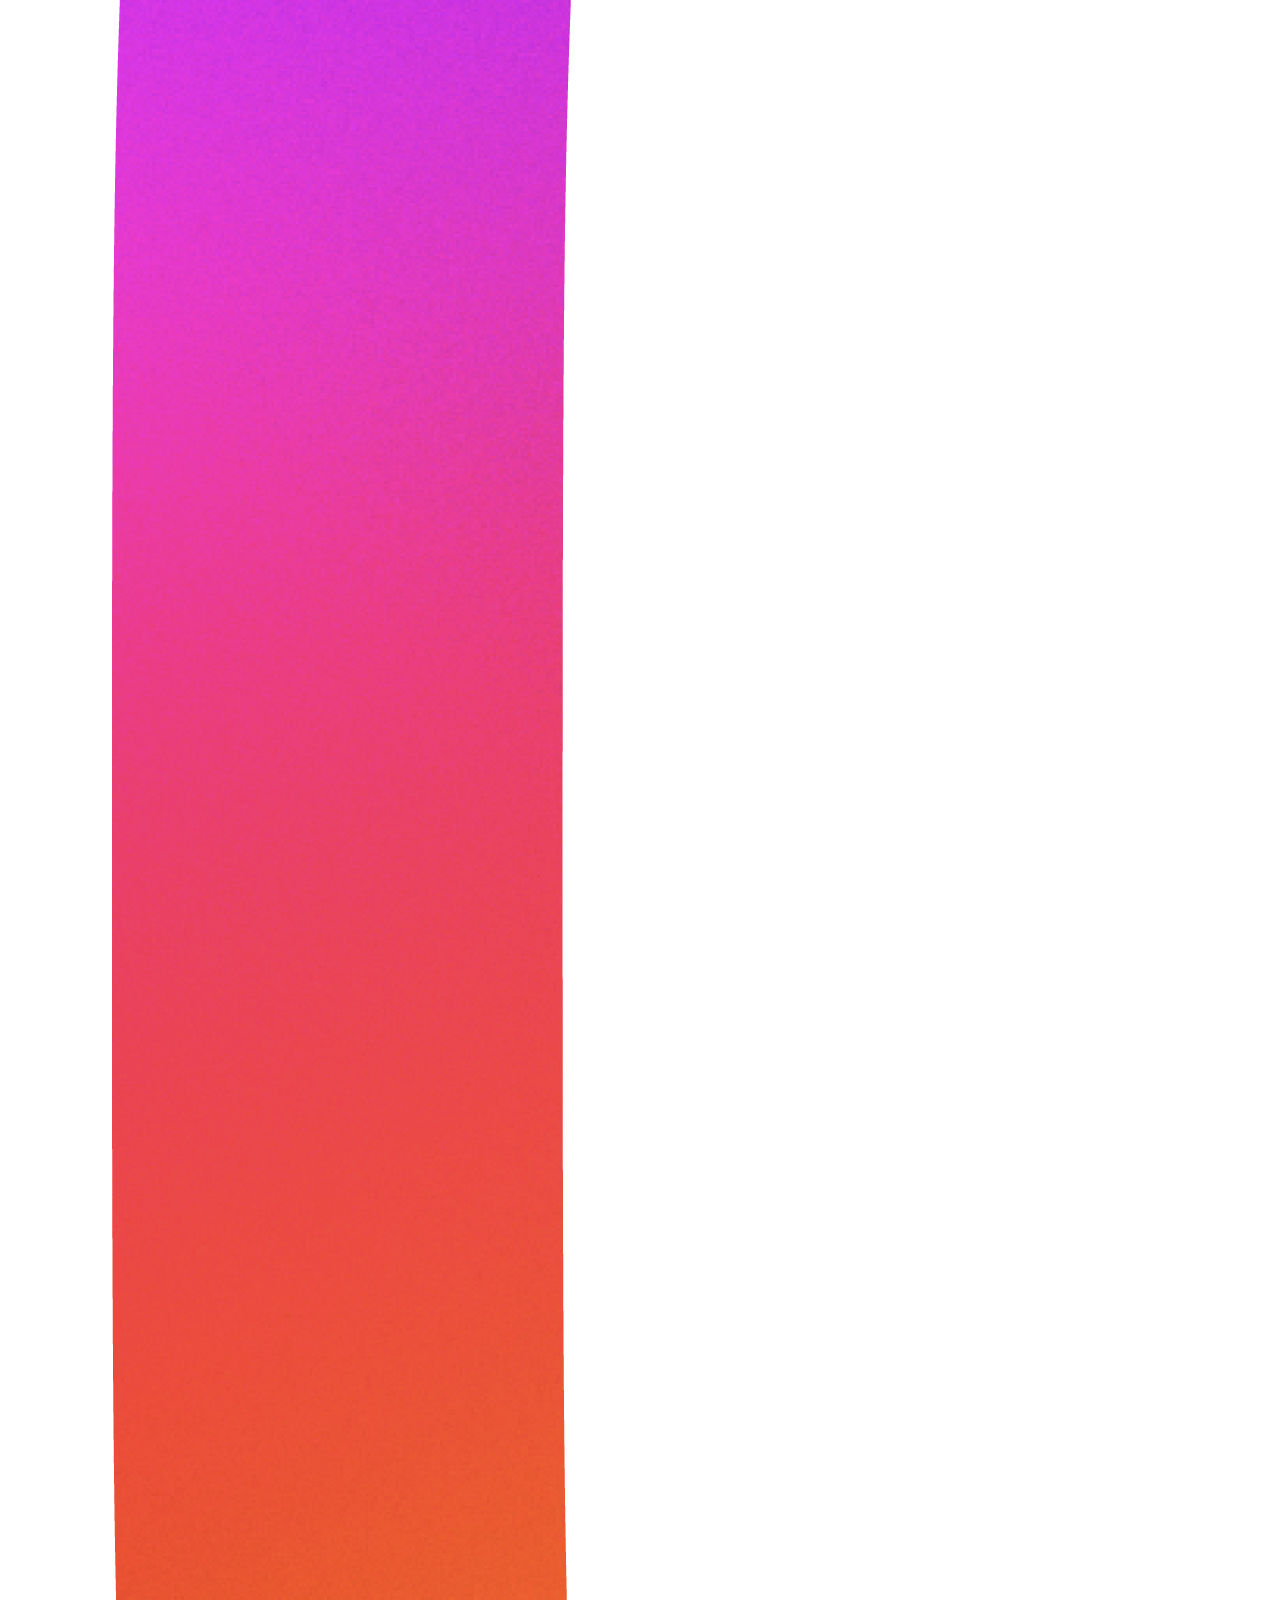
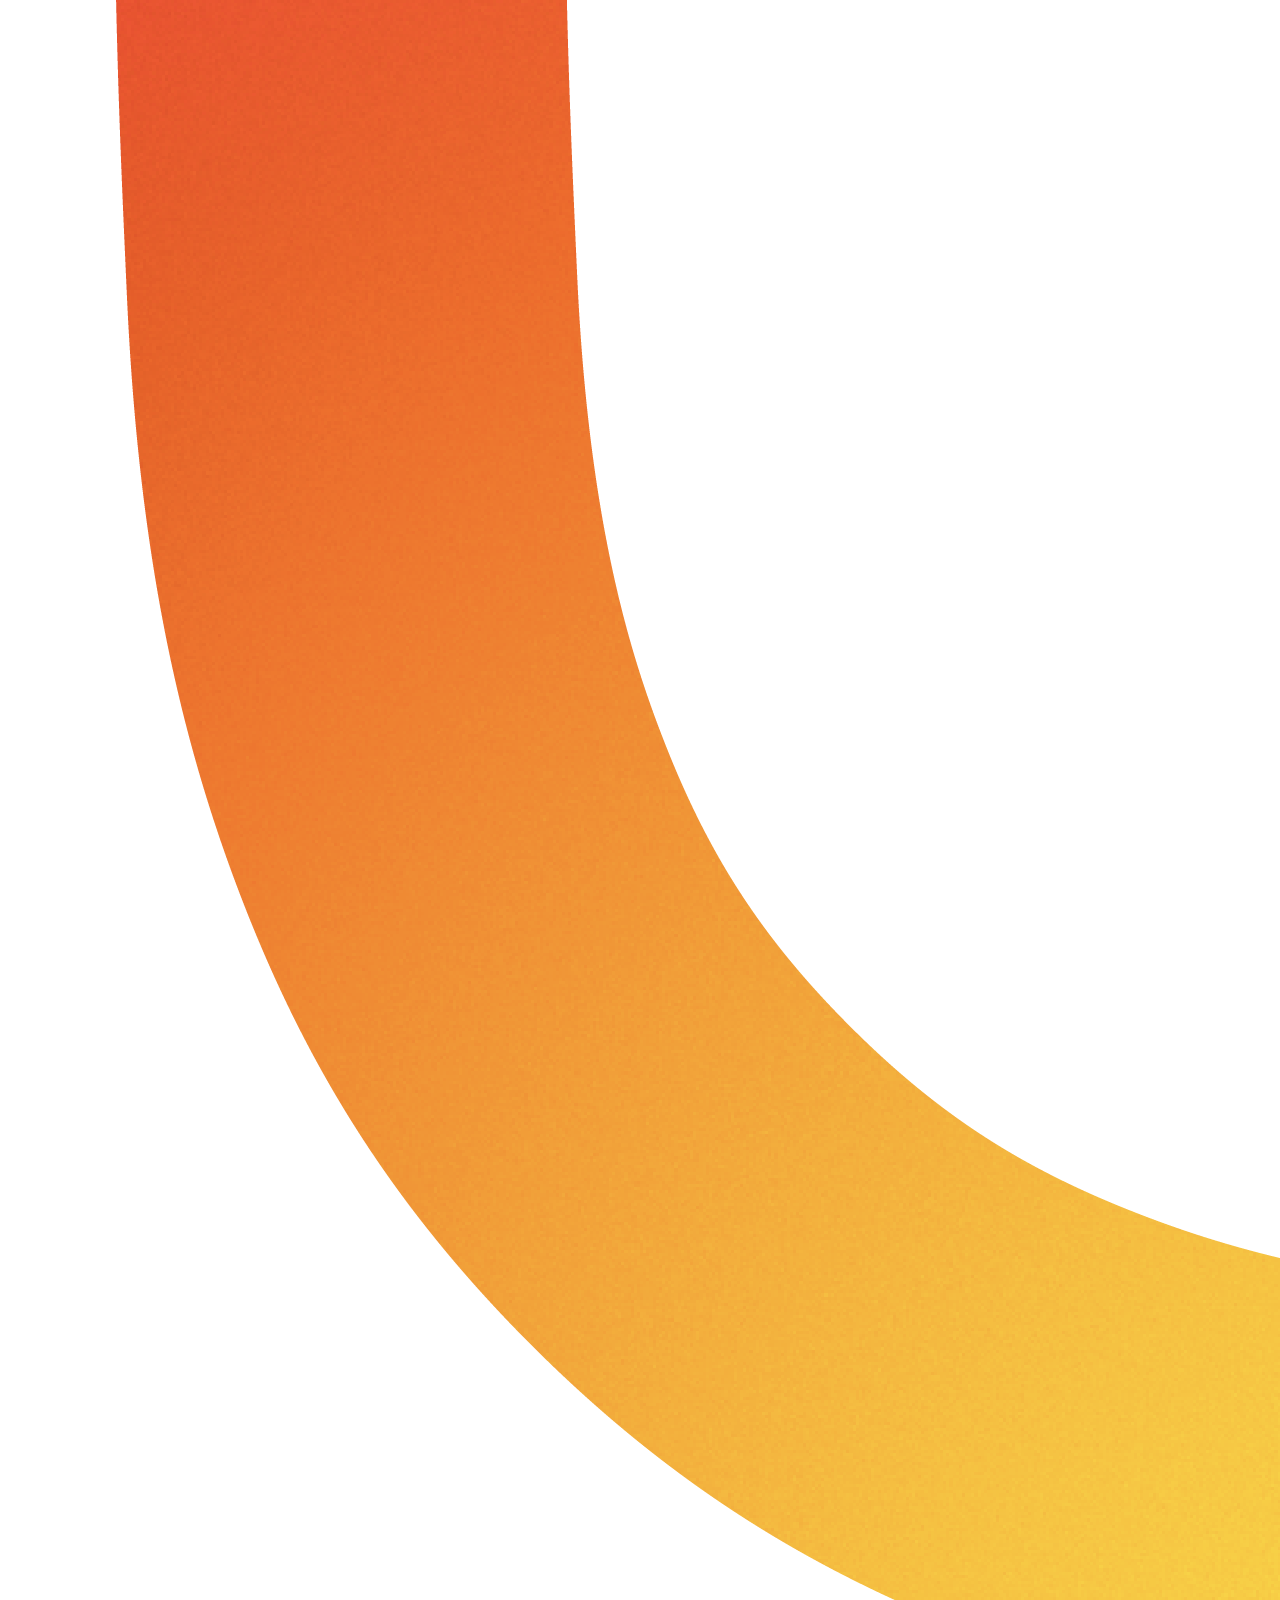
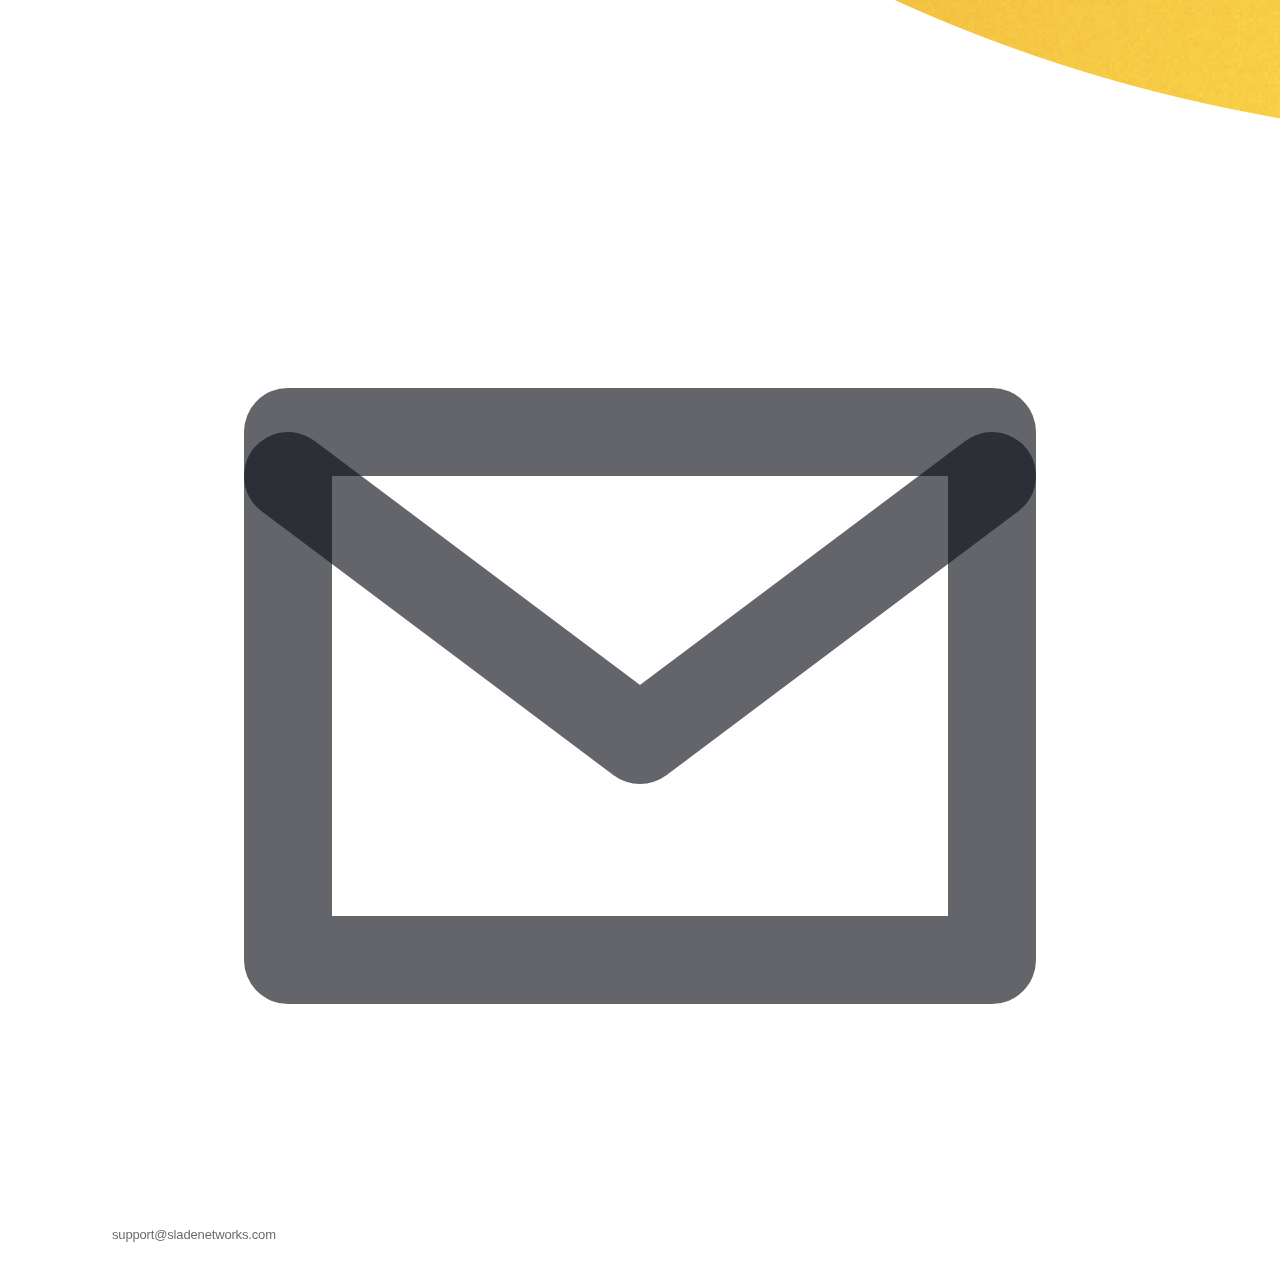
<file: services/index.html>
<!doctype html>
<html lang="en">
<head>
  <meta charset="utf-8" />
  <meta name="viewport" content="width=device-width,initial-scale=1" />
  <title>Services — Slade Networks</title>
  <meta name="description" content="UniFi installation and support services for homes and small businesses — Wi-Fi, cameras, switching, cabling, racks, power, VoIP, and failover. Serving the Finger Lakes region in upstate NY." />
  <meta name="theme-color" content="#FFFFFF" />

  <!-- Site-wide styles -->
  <link rel="stylesheet" href="/assets/styles.css" />

  <!-- Page-specific styles (services only) -->
  <style>
    /* =========================================================
       SERVICES PAGE ONLY
    ========================================================= */

    /* Hero */
    .hero{padding:70px 0 18px}
    h1{
      font-size:42px;
      line-height:1.1;
      margin:0 0 10px;
      letter-spacing:-0.04em;
    }
    .sub{
      font-size:16.5px;
      color:var(--muted);
      line-height:1.6;
      margin:0;
      max-width:none;
    }

    /* Sections */
    .section{padding:18px 0 54px}
    .sectionHead{
      display:flex;
      justify-content:space-between;
      align-items:flex-end;
      gap:14px;
      margin-bottom:16px;
    }
    .h2{
      margin:0;
      font-size:20px;
      letter-spacing:-0.02em;
    }
    .lead{
      margin:6px 0 0;
      color:var(--muted);
      font-size:14.5px;
      line-height:1.55;
      max-width:none;
    }

    /* Cards grid */
    .grid{
      display:grid;
      grid-template-columns:repeat(12, 1fr);
      gap:18px;
      margin-top:16px;
    }

    .card{
      grid-column:span 4; /* 3 per row on desktop */
      background:var(--glass);
      border:1px solid var(--stroke);
      border-radius:var(--radius);
      box-shadow:var(--shadow);
      padding:18px;
      overflow:hidden;
      cursor:pointer;
      transition: transform .15s ease, border-color .15s ease;
    }
    .card:hover{
      transform: translateY(-1px);
      border-color: rgba(37,99,235,.18);
    }

    .cardTitle{
      display:flex;
      align-items:flex-start;
      justify-content:space-between;
      gap:12px;
      margin-bottom:6px;
    }
    .cardTitle h3{
      margin:0;
      font-size:16.5px;
      letter-spacing:-0.02em;
    }

    .card p{
      margin:0;
      color:var(--muted);
      font-size:14px;
      line-height:1.6;
    }

    /* Media (no border, smaller image) */
    .media{
      margin-top:12px;
      border:none;
      border-radius:14px;
      background:transparent;
      padding:0;
      display:flex;
      align-items:center;
      justify-content:center;
      min-height:86px;
    }
    .media img{
      width:52%;
      max-width:200px;
      height:auto;
      display:block;
      object-fit:contain;
    }

    /* Details */
    details{margin-top:10px}
    summary{
      list-style:none;
      cursor:pointer;
      user-select:none;
      color:rgba(37,99,235,.95);
      font-weight:600;
      font-size:13.5px;
      display:inline-flex;
      align-items:center;
      gap:8px;
      border-radius:10px;
      padding:6px 10px;
      background:rgba(37,99,235,.06);
      border:1px solid rgba(37,99,235,.14);
    }
    summary::-webkit-details-marker{display:none}
    details[open] summary{
      background:rgba(37,99,235,.08);
      border-color:rgba(37,99,235,.18);
    }
    .more{
      margin-top:10px;
      padding-top:10px;
      border-top:1px solid var(--stroke);
      color:var(--muted);
      font-size:13.5px;
      line-height:1.6;
    }

    /* Bottom CTA */
    .ctaSection{padding:0 0 64px}
    .ctaCard{
      background:var(--glass);
      border:1px solid var(--stroke);
      border-radius:var(--radius);
      box-shadow:var(--shadow);
      padding:18px 20px;
      display:flex;
      align-items:center;
      justify-content:space-between;
      gap:14px;
      flex-wrap:wrap;
    }
    .ctaCard h2{
      margin:0;
      font-size:18px;
      letter-spacing:-0.02em;
    }
    .ctaCard p{
      margin:4px 0 0;
      color:var(--muted);
      font-size:14px;
      line-height:1.6;
      max-width:78ch;
    }

    /* Responsive */
    @media(max-width:980px){
      .card{grid-column:span 6} /* 2 per row */
    }
    @media(max-width:700px){
      h1{font-size:34px}
      .card{grid-column:span 12} /* 1 per row */
      .media img{width:56%;max-width:190px}
      .ctaCard{align-items:flex-start}
    }
  </style>
</head>

<body>
  <!-- HEADER (matches home) -->
  <div class="topbar">
    <div class="wrap">
      <header class="nav" id="siteNav">

        <button class="navToggle" type="button"
                aria-label="Open navigation menu"
                aria-expanded="false"
                aria-controls="navLinks"
                id="navToggle">
          <svg viewBox="0 0 24 24" aria-hidden="true" fill="none" stroke="currentColor" stroke-width="2" stroke-linecap="round">
            <path d="M5 7h14M5 12h14M5 17h14"/>
          </svg>
        </button>

        <a class="brand" href="/" aria-label="Slade Networks home">
          <img class="brandLogoImg" src="/assets/Website%20Logo.png" alt="Slade Networks">
        </a>

        <nav class="navlinks" aria-label="Site navigation" id="navLinks">
          <a href="/">Home</a>
          <a href="/services/" class="active">Services</a>
          <a href="/process/">The Process</a>
          <a href="/faq/">FAQ</a>
          <a href="/about/">About Us</a>
          <a href="/contact/">Contact Us</a>
        </nav>

        <div class="cta">
          <a class="btn primary btnCta" href="/contact/"><span>Free<br>consultation</span></a>
        </div>

      </header>
    </div>
  </div>

  <main>
    <section class="hero">
      <div class="wrap">
        <h1>Services</h1>
        <p class="sub">
          UniFi installs for homes and small businesses—Wi-Fi that holds up, cameras that cover what matters, and VoIP that’s reliable when you need it.
        </p>
      </div>
    </section>

    <section class="section">
      <div class="wrap">
        <div class="sectionHead">
          <div>
            <h2 class="h2">What we install</h2>
            <p class="lead">
              The focus is simple: strong Wi-Fi coverage, clean camera coverage, and calling that works without constant issues.
            </p>
          </div>
        </div>

        <div class="grid">
          <article class="card" role="group" aria-label="Wi-Fi service">
            <div class="cardTitle">
              <h3>Wi-Fi</h3>
            </div>
            <p>Consistent coverage where you actually use it, tuned to reduce dropouts and dead spots.</p>
            <details>
              <summary>Learn more</summary>
              <div class="more">
                We plan placement, install access points cleanly, and verify coverage where you care about it (living areas, offices, patios—whatever the space needs).
              </div>
            </details>
            <div class="media">
              <img src="/assets/u7-pro-xg-2.png" alt="UniFi Wi-Fi access point">
            </div>
          </article>

          <article class="card" role="group" aria-label="Cameras service">
            <div class="cardTitle">
              <h3>Cameras</h3>
            </div>
            <p>Camera setup with clear views, reliable recording, and simple access from your phone.</p>
            <details>
              <summary>Learn more</summary>
              <div class="more">
                We help choose good angles, avoid blind spots, and confirm you can view live and recorded footage without the “why is it not loading” hassle.
              </div>
            </details>
            <div class="media">
              <img src="/assets/uvc-g6-pro-turret-10.png" alt="UniFi camera">
            </div>
          </article>

          <article class="card" role="group" aria-label="VoIP service">
            <div class="cardTitle">
              <h3>VoIP</h3>
            </div>
            <p>Business calling with a clean cutover so calls don’t drop and phones just work.</p>
            <details>
              <summary>Learn more</summary>
              <div class="more">
                We handle setup and testing, and we can coordinate number porting so you don’t lose calls during the switch.
              </div>
            </details>
            <div class="media">
              <img src="/assets/utp-g3-touch-enterprise-1.png" alt="UniFi Talk phone">
            </div>
          </article>

          <article class="card" role="group" aria-label="Structured cabling service">
            <div class="cardTitle">
              <h3>Structured cabling</h3>
            </div>
            <p>Neat Ethernet runs with labeled jacks so everything is easy to trace later.</p>
            <details>
              <summary>Learn more</summary>
              <div class="more">
                New runs, clean wall plates, and labeling—so you’re not guessing what goes where when you add a device later.
              </div>
            </details>
            <div class="media">
              <img src="/assets/u-cable-c6-cmr-1.png" alt="Structured cabling materials">
            </div>
          </article>

          <article class="card" role="group" aria-label="Gateways and switching service">
            <div class="cardTitle">
              <h3>Gateways and switching</h3>
            </div>
            <p>Core network equipment installed for stable performance and fewer weird outages.</p>
            <details>
              <summary>Learn more</summary>
              <div class="more">
                We size and install the right gear, keep wiring clean, and make sure the network stays consistent as you add devices.
              </div>
            </details>
            <div class="media">
              <img src="/assets/udm-pro-1.png" alt="UniFi gateway and switching equipment">
            </div>
          </article>

          <article class="card" role="group" aria-label="Racks and mounting service">
            <div class="cardTitle">
              <h3>Racks and mounting</h3>
            </div>
            <p>Gear mounted cleanly with tidy patching so it looks good and stays serviceable.</p>
            <details>
              <summary>Learn more</summary>
              <div class="more">
                We mount equipment properly, organize cables, and label things so troubleshooting isn’t a mess.
              </div>
            </details>
            <div class="media">
              <img src="/assets/uacc-rack-12u-wall-slim-2.png" alt="Network rack">
            </div>
          </article>

          <article class="card" role="group" aria-label="Power backup service">
            <div class="cardTitle">
              <h3>Power backup</h3>
            </div>
            <p>Battery backup for critical gear so brief outages don’t take everything down.</p>
            <details>
              <summary>Learn more</summary>
              <div class="more">
                We size and install backup power for your network and phones, so short outages don’t kill Wi-Fi or calling.
              </div>
            </details>
            <div class="media">
              <img src="/assets/ups-2u-us-1.png" alt="UPS battery backup">
            </div>
          </article>

          <article class="card" role="group" aria-label="Backup internet service">
            <div class="cardTitle">
              <h3>Backup internet</h3>
            </div>
            <p>Cellular backup that can keep you online when your main internet goes out.</p>
            <details>
              <summary>Learn more</summary>
              <div class="more">
                We set it up and test it, so you’re not finding out it doesn’t work during an outage.
              </div>
            </details>
            <div class="media">
              <img src="/assets/u5g-max-2.png" alt="LTE/5G backup modem">
            </div>
          </article>

          <article class="card" role="group" aria-label="Network storage service">
            <div class="cardTitle">
              <h3>Network storage</h3>
            </div>
            <p>Shared storage for files and backups with sensible access for the right people.</p>
            <details>
              <summary>Learn more</summary>
              <div class="more">
                Centralized file storage and basic backup setup so important files aren’t living on one laptop with no safety net.
              </div>
            </details>
            <div class="media">
              <img src="/assets/unas-pro-1.png" alt="Network storage device">
            </div>
          </article>

          <article class="card" role="group" aria-label="Display casting service">
            <div class="cardTitle">
              <h3>Display casting</h3>
            </div>
            <p>Simple casting/signage setups that stay stable and are easy to update.</p>
            <details>
              <summary>Learn more</summary>
              <div class="more">
                We set it up, confirm it stays connected, and show you how to update content without babysitting it.
              </div>
            </details>
            <div class="media">
              <img src="/assets/uc-display21-1.png" alt="UniFi Connect display">
            </div>
          </article>
        </div>
      </div>
    </section>

    <section class="ctaSection">
      <div class="wrap">
        <div class="ctaCard">
          <div>
            <h2>Ready to plan your install?</h2>
            <p>Tell us what you want covered (Wi-Fi, cameras, or phones) and we’ll map out the right approach for your space.</p>
          </div>
          <a class="btn primary" href="/contact/">Request a Free Consultation</a>
        </div>
      </div>
    </section>
  </main>

  <!-- FOOTER (matches home) -->
  <footer class="footer">
    <div class="wrap">
      <div class="footerInner">

        <div class="footerLeft">
          <div class="copyright">© 2026 Slade Networks</div>
          <div class="disclaimer">
            UniFi® is a trademark of Ubiquiti Inc. Slade Networks is not affiliated with or endorsed by Ubiquiti.
          </div>
        </div>

        <div class="footerRight" aria-label="Social links and support email">
          <a class="socialBtn" href="https://www.linkedin.com/company/slade-networks" target="_blank" rel="noopener" aria-label="LinkedIn">
            <img class="socialIconImg" src="/assets/LI-In-Bug.png" alt="">
          </a>

          <a class="socialBtn" href="https://www.facebook.com/sladenetworks" target="_blank" rel="noopener" aria-label="Facebook">
            <img class="socialIconImg" src="/assets/Facebook_Logo_Primary.png" alt="">
          </a>

          <a class="socialBtn" href="https://www.instagram.com/sladenetworks/" target="_blank" rel="noopener" aria-label="Instagram">
            <img class="socialIconImg" src="/assets/Instagram_Glyph_Gradient.png" alt="">
          </a>

          <a class="footerEmail" href="mailto:support@sladenetworks.com" aria-label="Email support@sladenetworks.com">
            <svg viewBox="0 0 24 24" aria-hidden="true" fill="none" stroke="currentColor" stroke-width="2" stroke-linecap="round" stroke-linejoin="round">
              <path d="M4 6h16v12H4z"/>
              <path d="m4 7 8 6 8-6"/>
            </svg>
            support@sladenetworks.com
          </a>
        </div>

      </div>
    </div>
  </footer>

  <script>
    (function () {
      const nav = document.getElementById('siteNav');
      const toggle = document.getElementById('navToggle');
      if (!nav || !toggle) return;

      function setOpen(isOpen){
        nav.classList.toggle('navOpen', isOpen);
        toggle.setAttribute('aria-expanded', String(isOpen));
      }

      toggle.addEventListener('click', function () {
        setOpen(!nav.classList.contains('navOpen'));
      });

      document.addEventListener('click', function (e) {
        if (!nav.classList.contains('navOpen')) return;
        if (nav.contains(e.target)) return;
        setOpen(false);
      });

      window.addEventListener('resize', function () {
        if (window.innerWidth > 820) setOpen(false);
      });
    })();
  </script>

  <script>
    // Make the whole card clickable to toggle "Learn more" without breaking native details behavior.
    document.querySelectorAll('.card').forEach(card => {
      const details = card.querySelector('details');
      if (!details) return;

      card.addEventListener('click', (e) => {
        const isSummaryClick = e.target.closest && e.target.closest('summary');
        if (isSummaryClick) return;

        const selection = window.getSelection && window.getSelection().toString();
        if (selection && selection.length) return;

        details.open = !details.open;
      });
    });
  </script>
</body>
</html>
</file>
<file: assets/styles.css>
:root{
  --bg:#FFFFFF;
  --ink:rgba(15,18,26,.92);
  --muted:rgba(15,18,26,.65);
  --muted2:rgba(15,18,26,.52);
  --stroke:rgba(15,18,26,.10);
  --glass:rgba(255,255,255,.82);
  --accent:#2563EB;
  --radius:18px;
  --shadow:0 14px 40px rgba(15,18,26,.08);
  --max:1100px;
}

*{box-sizing:border-box}
html,body{height:100%}

body{
  margin:0;
  font-family:-apple-system,BlinkMacSystemFont,"SF Pro Display","Segoe UI",Roboto,Inter,Helvetica,Arial,sans-serif;
  background:var(--bg);
  color:var(--ink);
  letter-spacing:-0.01em;
}

a{text-decoration:none;color:inherit}
.wrap{max-width:var(--max);margin:0 auto;padding:0 22px}

/* Top navigation */
.topbar{
  position:sticky; top:0;
  backdrop-filter:blur(12px) saturate(140%);
  background:rgba(255,255,255,.75);
  border-bottom:1px solid var(--stroke);
  z-index:50;
}
.nav{
  display:flex;
  justify-content:space-between;
  align-items:center;
  height:64px;
}
.brand{
  display:flex;
  align-items:center;
  gap:10px;
  font-weight:600;
}
.logo{
  width:26px;
  height:26px;
  border-radius:8px;
  background:linear-gradient(135deg,#2563EB,#60A5FA);
  box-shadow:0 6px 18px rgba(37,99,235,.25);
}
.navlinks{
  display:flex;
  gap:18px;
  font-size:14px;
  color:var(--muted);
}
.navlinks a{padding:8px 10px;border-radius:10px}
.navlinks a:hover{color:var(--ink); background:rgba(15,18,26,.04)}
.navlinks a.active{color:var(--ink)}

.cta{display:flex;gap:10px}

/* Buttons */
.btn{
  padding:10px 16px;
  border-radius:12px;
  border:1px solid var(--stroke);
  background:var(--glass);
  box-shadow:var(--shadow);
  font-size:14px;
  font-weight:600;
  display:inline-flex;
  align-items:center;
  justify-content:center;
  gap:10px;
  cursor:pointer;
  white-space:nowrap;
}
.btn.primary{
  background:var(--accent);
  color:#fff;
  border-color:var(--accent);
}

/* Hero */
.hero{padding:70px 0 24px}
h1{
  font-size:42px;
  line-height:1.1;
  margin:0 0 12px;
  letter-spacing:-0.04em;
}

/* Common cards + grids */
.card{
  background:var(--glass);
  border:1px solid var(--stroke);
  border-radius:var(--radius);
  box-shadow:var(--shadow);
  padding:20px;
}
.grid{
  display:grid;
  gap:18px;
}
.grid.two{
  grid-template-columns: 1.1fr .9fr;
  align-items:start;
}
.grid.auto{
  grid-template-columns:repeat(auto-fit,minmax(260px,1fr));
}
.card h2{
  margin:0 0 8px;
  font-size:18px;
  letter-spacing:-0.02em;
}
.card h3{
  margin:0 0 6px;
  font-size:18px;
  letter-spacing:-0.02em;
}
.card p{
  margin:0;
  color:var(--muted);
  font-size:14px;
  line-height:1.6;
}

/* Lists */
.list{
  margin:12px 0 0;
  padding-left:18px;
  color:var(--muted);
  font-size:13.5px;
  line-height:1.6;
}
.list li{margin:6px 0}

/* Footer */
.footer{
  margin-top:64px;
  padding:40px 0;
  border-top:1px solid var(--stroke);
  font-size:13px;
  color:var(--muted);
}

/* Process page */
.steps{
  margin-top:30px;
  display:grid;
  gap:18px;
}
.step{
  background:var(--glass);
  border:1px solid var(--stroke);
  border-radius:var(--radius);
  box-shadow:var(--shadow);
  padding:22px;
}
.stepHeader{
  display:flex;
  align-items:center;
  gap:14px;
  margin-bottom:10px;
}
.number{
  width:34px;
  height:34px;
  border-radius:12px;
  background:rgba(37,99,235,.12);
  color:#2563EB;
  font-weight:700;
  display:flex;
  align-items:center;
  justify-content:center;
  font-size:14px;
}

/* FAQ page */
.faq{
  margin-top:20px;
  display:grid;
  gap:12px;
}
details{
  background:var(--glass);
  border:1px solid var(--stroke);
  border-radius:var(--radius);
  box-shadow:var(--shadow);
  padding:16px 18px;
}
summary{
  cursor:pointer;
  list-style:none;
  display:flex;
  align-items:center;
  justify-content:space-between;
  gap:14px;
  font-weight:650;
  font-size:15px;
  letter-spacing:-0.01em;
}
summary::-webkit-details-marker{display:none}
.chev{
  width:30px; height:30px;
  border-radius:10px;
  border:1px solid var(--stroke);
  background:rgba(255,255,255,.88);
  display:flex;
  align-items:center;
  justify-content:center;
  flex:0 0 auto;
  color:rgba(15,18,26,.72);
  font-size:16px;
  line-height:1;
  transform: translateY(-1px);
}
details[open] .chev{transform: rotate(180deg) translateY(1px)}
.answer{
  margin-top:10px;
  color:var(--muted);
  font-size:14px;
  line-height:1.65;
  max-width:92ch;
}
.callout{
  margin-top:18px;
  background:var(--glass);
  border:1px solid var(--stroke);
  border-radius:var(--radius);
  box-shadow:var(--shadow);
  padding:18px 20px;
  display:flex;
  align-items:center;
  justify-content:space-between;
  gap:14px;
  flex-wrap:wrap;
}
.callout h2{
  margin:0;
  font-size:16px;
  letter-spacing:-0.02em;
}
.callout p{
  margin:6px 0 0;
  color:var(--muted);
  font-size:14px;
  line-height:1.6;
  max-width:70ch;
}

/* Contact page form */
form{margin-top:14px}
.fields{display:grid; gap:10px}
label{
  display:block;
  font-size:12px;
  color:var(--muted2);
  margin:0 0 6px;
}
input, textarea, select{
  width:100%;
  border-radius:14px;
  border:1px solid var(--stroke);
  background:rgba(255,255,255,.92);
  color:var(--ink);
  padding:12px 12px;
  font-size:14px;
  outline:none;
  font-family:inherit;
}
textarea{min-height:130px; resize:vertical}
input:focus, textarea:focus, select:focus{
  border-color: rgba(37,99,235,.35);
  box-shadow: 0 0 0 4px rgba(37,99,235,.16);
}
.row2{
  display:grid;
  grid-template-columns: 1fr 1fr;
  gap:10px;
}
.fine{
  margin-top:10px;
  color:var(--muted2);
  font-size:12.5px;
  line-height:1.5;
}
.notice{
  margin-top:12px;
  padding:12px 14px;
  border-radius:14px;
  border:1px solid rgba(34,197,94,.25);
  background:rgba(34,197,94,.08);
  color:rgba(15,18,26,.82);
  display:none;
  font-size:13.5px;
  line-height:1.5;
}
.notice.show{display:block}

/* Home page additions (Apple-style carousel + CTA) */
.eyebrow{
  display:inline-flex;
  align-items:center;
  gap:10px;
  padding:8px 12px;
  border-radius:999px;
  border:1px solid var(--stroke);
  background:rgba(255,255,255,.88);
  color:var(--muted);
  font-size:13px;
  line-height:1;
  margin-bottom:14px;
}
.subtext{
  font-size:16.5px;
  color:var(--muted);
  line-height:1.6;
  max-width:85ch;
  margin:0;
}
.heroButtons{
  display:flex;
  gap:10px;
  flex-wrap:wrap;
  margin-top:18px;
}

.section{padding:44px 0}
.sectionTitle{
  margin:0 0 8px;
  font-size:22px;
  letter-spacing:-0.03em;
}
.sectionIntro{
  margin:0 0 18px;
  color:var(--muted);
  font-size:14.5px;
  line-height:1.6;
  max-width:92ch;
}

/* Apple-style horizontal carousel */
.scrollWrapper{
  position:relative;
  margin-left: calc(50% - (var(--max) / 2));
  margin-right: calc(50% - (var(--max) / 2));
  overflow-x: auto;     /* horizontal only */
  overflow-y: hidden;   /* never vertical */
}

.productScroll{
  --tile: clamp(260px, 62vw, 360px); /* single source of truth for square size */

  display:flex;
  gap:16px;
  padding: 6px 22px 14px;

  overflow-x:auto;
  overflow-y:hidden;
  overscroll-behavior-x: contain;
  -webkit-overflow-scrolling: touch;

  scroll-snap-type: x mandatory;
  scroll-padding-left: 22px;
  scroll-padding-right: 22px;
}

.productScroll::-webkit-scrollbar{height:8px}
.productScroll::-webkit-scrollbar-thumb{
  background:rgba(15,18,26,.14);
  border-radius:999px;
}

/* Square-sized items */
.productScroll .tile{
  flex: 0 0 var(--tile);
  scroll-snap-align: center;
  scroll-snap-stop: always;

  /* no “bubble” */
  background: transparent;
  border: none;
  box-shadow: none;
  padding: 0;
}

/* no labels */
.productScroll .tile h3,
.productScroll .tile p{
  display:none;
}

/* Square frame */
.productScroll .tile .media{
  width: var(--tile);
  aspect-ratio: 1 / 1;
  height: auto;

  border-radius: 18px;
  overflow: hidden;

  border: none;
  background: transparent;

  display:block;
  margin: 0;
}

/* Fill the square */
.productScroll .tile img{
  width:100%;
  height:100%;
  object-fit: cover;
  display:block;
}

.gridTwo{
  display:grid;
  grid-template-columns:1fr 1fr;
  gap:14px;
  margin-top:14px;
}
.infoCard{
  background:rgba(255,255,255,.88);
  border:1px solid var(--stroke);
  border-radius:var(--radius);
  box-shadow:var(--shadow);
  padding:18px;
}
.infoCard h3{
  margin:0 0 6px;
  font-size:15px;
  letter-spacing:-0.02em;
}
.infoCard p{
  margin:0;
  color:var(--muted);
  font-size:13.5px;
  line-height:1.55;
}

.ctaSection{padding:54px 0 64px}
.ctaInner{
  background:rgba(255,255,255,.88);
  border:1px solid var(--stroke);
  border-radius:var(--radius);
  box-shadow:var(--shadow);
  padding:22px;
  text-align:left;
  display:flex;
  align-items:center;
  justify-content:space-between;
  gap:14px;
  flex-wrap:wrap;
}
.ctaInner h2{
  margin:0;
  font-size:18px;
  letter-spacing:-0.02em;
}
.ctaInner p{
  margin:6px 0 0;
  color:var(--muted);
  font-size:14px;
  line-height:1.6;
  max-width:72ch;
}
.ctaButtons{
  display:flex;
  gap:10px;
  flex-wrap:wrap;
}

/* Responsiveness */
@media(max-width:980px){
  .grid.two{grid-template-columns:1fr}
  .gridTwo{grid-template-columns:1fr}
}
@media(max-width:700px){
  h1{font-size:34px}
  .navlinks{display:none}
  .row2{grid-template-columns:1fr}
  .productScroll{ padding-left:16px; padding-right:16px; }
}
</file>
